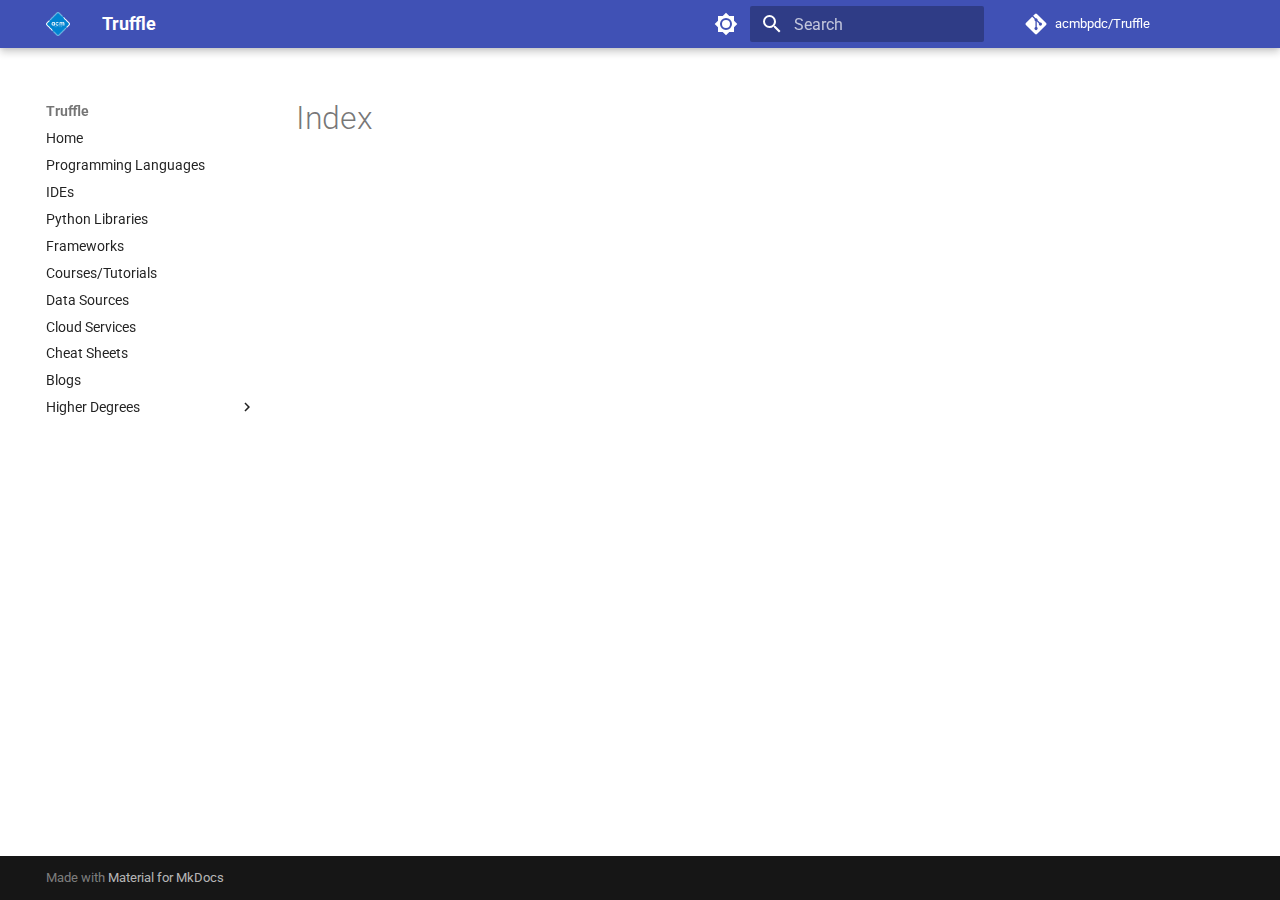
<file: Drizzle/Pictures/index.html>
<!doctype html>
<html lang="en" class="no-js">
  <head>
    
      <meta charset="utf-8">
      <meta name="viewport" content="width=device-width,initial-scale=1">
      
        <meta name="description" content="Helping you kickstart your AI journey!">
      
      
        <meta name="author" content="ACM BPDC">
      
      
        <link rel="canonical" href="https://truffle.acmbpdc.org/Drizzle/Pictures/">
      
      
      
      
      <link rel="icon" href="../../assets/favicon.ico">
      <meta name="generator" content="mkdocs-1.6.0, mkdocs-material-9.5.33">
    
    
      
        <title>Index - Truffle</title>
      
    
    
      <link rel="stylesheet" href="../../assets/stylesheets/main.3cba04c6.min.css">
      
        
        <link rel="stylesheet" href="../../assets/stylesheets/palette.06af60db.min.css">
      
      


    
    
      
    
    
      
        
        
        <link rel="preconnect" href="https://fonts.gstatic.com" crossorigin>
        <link rel="stylesheet" href="https://fonts.googleapis.com/css?family=Roboto:300,300i,400,400i,700,700i%7CRoboto+Mono:400,400i,700,700i&display=fallback">
        <style>:root{--md-text-font:"Roboto";--md-code-font:"Roboto Mono"}</style>
      
    
    
      <link rel="stylesheet" href="../../assets/css/extra.css">
    
    <script>__md_scope=new URL("../..",location),__md_hash=e=>[...e].reduce((e,_)=>(e<<5)-e+_.charCodeAt(0),0),__md_get=(e,_=localStorage,t=__md_scope)=>JSON.parse(_.getItem(t.pathname+"."+e)),__md_set=(e,_,t=localStorage,a=__md_scope)=>{try{t.setItem(a.pathname+"."+e,JSON.stringify(_))}catch(e){}}</script>
    
      

    
    
    
  </head>
  
  
    
    
      
    
    
    
    
    <body dir="ltr" data-md-color-scheme="default" data-md-color-primary="indigo" data-md-color-accent="indigo">
  
    
    <input class="md-toggle" data-md-toggle="drawer" type="checkbox" id="__drawer" autocomplete="off">
    <input class="md-toggle" data-md-toggle="search" type="checkbox" id="__search" autocomplete="off">
    <label class="md-overlay" for="__drawer"></label>
    <div data-md-component="skip">
      
    </div>
    <div data-md-component="announce">
      
    </div>
    
    
      

  

<header class="md-header md-header--shadow" data-md-component="header">
  <nav class="md-header__inner md-grid" aria-label="Header">
    <a href="../.." title="Truffle" class="md-header__button md-logo" aria-label="Truffle" data-md-component="logo">
      
  <img src="../../assets/logo.png" alt="logo">

    </a>
    <label class="md-header__button md-icon" for="__drawer">
      
      <svg xmlns="http://www.w3.org/2000/svg" viewBox="0 0 24 24"><path d="M3 6h18v2H3V6m0 5h18v2H3v-2m0 5h18v2H3v-2Z"/></svg>
    </label>
    <div class="md-header__title" data-md-component="header-title">
      <div class="md-header__ellipsis">
        <div class="md-header__topic">
          <span class="md-ellipsis">
            Truffle
          </span>
        </div>
        <div class="md-header__topic" data-md-component="header-topic">
          <span class="md-ellipsis">
            
              Index
            
          </span>
        </div>
      </div>
    </div>
    
      
        <form class="md-header__option" data-md-component="palette">
  
    
    
    
    <input class="md-option" data-md-color-media="(prefers-color-scheme: light)" data-md-color-scheme="default" data-md-color-primary="indigo" data-md-color-accent="indigo"  aria-label="Switch to dark mode"  type="radio" name="__palette" id="__palette_0">
    
      <label class="md-header__button md-icon" title="Switch to dark mode" for="__palette_1" hidden>
        <svg xmlns="http://www.w3.org/2000/svg" viewBox="0 0 24 24"><path d="M12 8a4 4 0 0 0-4 4 4 4 0 0 0 4 4 4 4 0 0 0 4-4 4 4 0 0 0-4-4m0 10a6 6 0 0 1-6-6 6 6 0 0 1 6-6 6 6 0 0 1 6 6 6 6 0 0 1-6 6m8-9.31V4h-4.69L12 .69 8.69 4H4v4.69L.69 12 4 15.31V20h4.69L12 23.31 15.31 20H20v-4.69L23.31 12 20 8.69Z"/></svg>
      </label>
    
  
    
    
    
    <input class="md-option" data-md-color-media="(prefers-color-scheme: dark)" data-md-color-scheme="slate" data-md-color-primary="indigo" data-md-color-accent="indigo"  aria-label="Switch to light mode"  type="radio" name="__palette" id="__palette_1">
    
      <label class="md-header__button md-icon" title="Switch to light mode" for="__palette_0" hidden>
        <svg xmlns="http://www.w3.org/2000/svg" viewBox="0 0 24 24"><path d="M12 18c-.89 0-1.74-.2-2.5-.55C11.56 16.5 13 14.42 13 12c0-2.42-1.44-4.5-3.5-5.45C10.26 6.2 11.11 6 12 6a6 6 0 0 1 6 6 6 6 0 0 1-6 6m8-9.31V4h-4.69L12 .69 8.69 4H4v4.69L.69 12 4 15.31V20h4.69L12 23.31 15.31 20H20v-4.69L23.31 12 20 8.69Z"/></svg>
      </label>
    
  
</form>
      
    
    
      <script>var media,input,key,value,palette=__md_get("__palette");if(palette&&palette.color){"(prefers-color-scheme)"===palette.color.media&&(media=matchMedia("(prefers-color-scheme: light)"),input=document.querySelector(media.matches?"[data-md-color-media='(prefers-color-scheme: light)']":"[data-md-color-media='(prefers-color-scheme: dark)']"),palette.color.media=input.getAttribute("data-md-color-media"),palette.color.scheme=input.getAttribute("data-md-color-scheme"),palette.color.primary=input.getAttribute("data-md-color-primary"),palette.color.accent=input.getAttribute("data-md-color-accent"));for([key,value]of Object.entries(palette.color))document.body.setAttribute("data-md-color-"+key,value)}</script>
    
    
    
      <label class="md-header__button md-icon" for="__search">
        
        <svg xmlns="http://www.w3.org/2000/svg" viewBox="0 0 24 24"><path d="M9.5 3A6.5 6.5 0 0 1 16 9.5c0 1.61-.59 3.09-1.56 4.23l.27.27h.79l5 5-1.5 1.5-5-5v-.79l-.27-.27A6.516 6.516 0 0 1 9.5 16 6.5 6.5 0 0 1 3 9.5 6.5 6.5 0 0 1 9.5 3m0 2C7 5 5 7 5 9.5S7 14 9.5 14 14 12 14 9.5 12 5 9.5 5Z"/></svg>
      </label>
      <div class="md-search" data-md-component="search" role="dialog">
  <label class="md-search__overlay" for="__search"></label>
  <div class="md-search__inner" role="search">
    <form class="md-search__form" name="search">
      <input type="text" class="md-search__input" name="query" aria-label="Search" placeholder="Search" autocapitalize="off" autocorrect="off" autocomplete="off" spellcheck="false" data-md-component="search-query" required>
      <label class="md-search__icon md-icon" for="__search">
        
        <svg xmlns="http://www.w3.org/2000/svg" viewBox="0 0 24 24"><path d="M9.5 3A6.5 6.5 0 0 1 16 9.5c0 1.61-.59 3.09-1.56 4.23l.27.27h.79l5 5-1.5 1.5-5-5v-.79l-.27-.27A6.516 6.516 0 0 1 9.5 16 6.5 6.5 0 0 1 3 9.5 6.5 6.5 0 0 1 9.5 3m0 2C7 5 5 7 5 9.5S7 14 9.5 14 14 12 14 9.5 12 5 9.5 5Z"/></svg>
        
        <svg xmlns="http://www.w3.org/2000/svg" viewBox="0 0 24 24"><path d="M20 11v2H8l5.5 5.5-1.42 1.42L4.16 12l7.92-7.92L13.5 5.5 8 11h12Z"/></svg>
      </label>
      <nav class="md-search__options" aria-label="Search">
        
        <button type="reset" class="md-search__icon md-icon" title="Clear" aria-label="Clear" tabindex="-1">
          
          <svg xmlns="http://www.w3.org/2000/svg" viewBox="0 0 24 24"><path d="M19 6.41 17.59 5 12 10.59 6.41 5 5 6.41 10.59 12 5 17.59 6.41 19 12 13.41 17.59 19 19 17.59 13.41 12 19 6.41Z"/></svg>
        </button>
      </nav>
      
    </form>
    <div class="md-search__output">
      <div class="md-search__scrollwrap" tabindex="0" data-md-scrollfix>
        <div class="md-search-result" data-md-component="search-result">
          <div class="md-search-result__meta">
            Initializing search
          </div>
          <ol class="md-search-result__list" role="presentation"></ol>
        </div>
      </div>
    </div>
  </div>
</div>
    
    
      <div class="md-header__source">
        <a href="https://github.com/acmbpdc/Truffle" title="Go to repository" class="md-source" data-md-component="source">
  <div class="md-source__icon md-icon">
    
    <svg xmlns="http://www.w3.org/2000/svg" viewBox="0 0 448 512"><!--! Font Awesome Free 6.6.0 by @fontawesome - https://fontawesome.com License - https://fontawesome.com/license/free (Icons: CC BY 4.0, Fonts: SIL OFL 1.1, Code: MIT License) Copyright 2024 Fonticons, Inc.--><path d="M439.55 236.05 244 40.45a28.87 28.87 0 0 0-40.81 0l-40.66 40.63 51.52 51.52c27.06-9.14 52.68 16.77 43.39 43.68l49.66 49.66c34.23-11.8 61.18 31 35.47 56.69-26.49 26.49-70.21-2.87-56-37.34L240.22 199v121.85c25.3 12.54 22.26 41.85 9.08 55a34.34 34.34 0 0 1-48.55 0c-17.57-17.6-11.07-46.91 11.25-56v-123c-20.8-8.51-24.6-30.74-18.64-45L142.57 101 8.45 235.14a28.86 28.86 0 0 0 0 40.81l195.61 195.6a28.86 28.86 0 0 0 40.8 0l194.69-194.69a28.86 28.86 0 0 0 0-40.81z"/></svg>
  </div>
  <div class="md-source__repository">
    acmbpdc/Truffle
  </div>
</a>
      </div>
    
  </nav>
  
</header>
    
    <div class="md-container" data-md-component="container">
      
      
        
          
        
      
      <main class="md-main" data-md-component="main">
        <div class="md-main__inner md-grid">
          
            
              
              <div class="md-sidebar md-sidebar--primary" data-md-component="sidebar" data-md-type="navigation" >
                <div class="md-sidebar__scrollwrap">
                  <div class="md-sidebar__inner">
                    



<nav class="md-nav md-nav--primary" aria-label="Navigation" data-md-level="0">
  <label class="md-nav__title" for="__drawer">
    <a href="../.." title="Truffle" class="md-nav__button md-logo" aria-label="Truffle" data-md-component="logo">
      
  <img src="../../assets/logo.png" alt="logo">

    </a>
    Truffle
  </label>
  
    <div class="md-nav__source">
      <a href="https://github.com/acmbpdc/Truffle" title="Go to repository" class="md-source" data-md-component="source">
  <div class="md-source__icon md-icon">
    
    <svg xmlns="http://www.w3.org/2000/svg" viewBox="0 0 448 512"><!--! Font Awesome Free 6.6.0 by @fontawesome - https://fontawesome.com License - https://fontawesome.com/license/free (Icons: CC BY 4.0, Fonts: SIL OFL 1.1, Code: MIT License) Copyright 2024 Fonticons, Inc.--><path d="M439.55 236.05 244 40.45a28.87 28.87 0 0 0-40.81 0l-40.66 40.63 51.52 51.52c27.06-9.14 52.68 16.77 43.39 43.68l49.66 49.66c34.23-11.8 61.18 31 35.47 56.69-26.49 26.49-70.21-2.87-56-37.34L240.22 199v121.85c25.3 12.54 22.26 41.85 9.08 55a34.34 34.34 0 0 1-48.55 0c-17.57-17.6-11.07-46.91 11.25-56v-123c-20.8-8.51-24.6-30.74-18.64-45L142.57 101 8.45 235.14a28.86 28.86 0 0 0 0 40.81l195.61 195.6a28.86 28.86 0 0 0 40.8 0l194.69-194.69a28.86 28.86 0 0 0 0-40.81z"/></svg>
  </div>
  <div class="md-source__repository">
    acmbpdc/Truffle
  </div>
</a>
    </div>
  
  <ul class="md-nav__list" data-md-scrollfix>
    
      
      
  
  
  
  
    <li class="md-nav__item">
      <a href="../.." class="md-nav__link">
        
  
  <span class="md-ellipsis">
    Home
  </span>
  

      </a>
    </li>
  

    
      
      
  
  
  
  
    <li class="md-nav__item">
      <a href="../../Ganache/Languages/" class="md-nav__link">
        
  
  <span class="md-ellipsis">
    Programming Languages
  </span>
  

      </a>
    </li>
  

    
      
      
  
  
  
  
    <li class="md-nav__item">
      <a href="../../Ganache/IDEs/" class="md-nav__link">
        
  
  <span class="md-ellipsis">
    IDEs
  </span>
  

      </a>
    </li>
  

    
      
      
  
  
  
  
    <li class="md-nav__item">
      <a href="../../Ganache/Libraries/" class="md-nav__link">
        
  
  <span class="md-ellipsis">
    Python Libraries
  </span>
  

      </a>
    </li>
  

    
      
      
  
  
  
  
    <li class="md-nav__item">
      <a href="../../Ganache/Frameworks/" class="md-nav__link">
        
  
  <span class="md-ellipsis">
    Frameworks
  </span>
  

      </a>
    </li>
  

    
      
      
  
  
  
  
    <li class="md-nav__item">
      <a href="../../Ganache/Courses/" class="md-nav__link">
        
  
  <span class="md-ellipsis">
    Courses/Tutorials
  </span>
  

      </a>
    </li>
  

    
      
      
  
  
  
  
    <li class="md-nav__item">
      <a href="../../Ganache/Data/" class="md-nav__link">
        
  
  <span class="md-ellipsis">
    Data Sources
  </span>
  

      </a>
    </li>
  

    
      
      
  
  
  
  
    <li class="md-nav__item">
      <a href="../../Ganache/Cloud/" class="md-nav__link">
        
  
  <span class="md-ellipsis">
    Cloud Services
  </span>
  

      </a>
    </li>
  

    
      
      
  
  
  
  
    <li class="md-nav__item">
      <a href="../../Ganache/CheatSheets/" class="md-nav__link">
        
  
  <span class="md-ellipsis">
    Cheat Sheets
  </span>
  

      </a>
    </li>
  

    
      
      
  
  
  
  
    <li class="md-nav__item">
      <a href="../../Ganache/Blogs/" class="md-nav__link">
        
  
  <span class="md-ellipsis">
    Blogs
  </span>
  

      </a>
    </li>
  

    
      
      
  
  
  
  
    
    
    
    
    <li class="md-nav__item md-nav__item--nested">
      
        
        
        <input class="md-nav__toggle md-toggle " type="checkbox" id="__nav_11" >
        
          
          <label class="md-nav__link" for="__nav_11" id="__nav_11_label" tabindex="0">
            
  
  <span class="md-ellipsis">
    Higher Degrees
  </span>
  

            <span class="md-nav__icon md-icon"></span>
          </label>
        
        <nav class="md-nav" data-md-level="1" aria-labelledby="__nav_11_label" aria-expanded="false">
          <label class="md-nav__title" for="__nav_11">
            <span class="md-nav__icon md-icon"></span>
            Higher Degrees
          </label>
          <ul class="md-nav__list" data-md-scrollfix>
            
              
                
  
  
  
  
    <li class="md-nav__item">
      <a href="../../Ganache/Masters/" class="md-nav__link">
        
  
  <span class="md-ellipsis">
    Best Master's Programs
  </span>
  

      </a>
    </li>
  

              
            
              
                
  
  
  
  
    <li class="md-nav__item">
      <a href="../../Ganache/PhD/" class="md-nav__link">
        
  
  <span class="md-ellipsis">
    Best Ph.D. Programs
  </span>
  

      </a>
    </li>
  

              
            
          </ul>
        </nav>
      
    </li>
  

    
  </ul>
</nav>
                  </div>
                </div>
              </div>
            
            
              
              <div class="md-sidebar md-sidebar--secondary" data-md-component="sidebar" data-md-type="toc" >
                <div class="md-sidebar__scrollwrap">
                  <div class="md-sidebar__inner">
                    

<nav class="md-nav md-nav--secondary" aria-label="Table of contents">
  
  
  
  
</nav>
                  </div>
                </div>
              </div>
            
          
          
            <div class="md-content" data-md-component="content">
              <article class="md-content__inner md-typeset">
                
                  

  
  


  <h1>Index</h1>














                
              </article>
            </div>
          
          
<script>var target=document.getElementById(location.hash.slice(1));target&&target.name&&(target.checked=target.name.startsWith("__tabbed_"))</script>
        </div>
        
      </main>
      
        <footer class="md-footer">
  
  <div class="md-footer-meta md-typeset">
    <div class="md-footer-meta__inner md-grid">
      <div class="md-copyright">
  
  
    Made with
    <a href="https://squidfunk.github.io/mkdocs-material/" target="_blank" rel="noopener">
      Material for MkDocs
    </a>
  
</div>
      
    </div>
  </div>
</footer>
      
    </div>
    <div class="md-dialog" data-md-component="dialog">
      <div class="md-dialog__inner md-typeset"></div>
    </div>
    
    
    <script id="__config" type="application/json">{"base": "../..", "features": ["navigation.instant"], "search": "../../assets/javascripts/workers/search.b8dbb3d2.min.js", "translations": {"clipboard.copied": "Copied to clipboard", "clipboard.copy": "Copy to clipboard", "search.result.more.one": "1 more on this page", "search.result.more.other": "# more on this page", "search.result.none": "No matching documents", "search.result.one": "1 matching document", "search.result.other": "# matching documents", "search.result.placeholder": "Type to start searching", "search.result.term.missing": "Missing", "select.version": "Select version"}}</script>
    
    
      <script src="../../assets/javascripts/bundle.af256bd8.min.js"></script>
      
    
  </body>
</html>
</file>
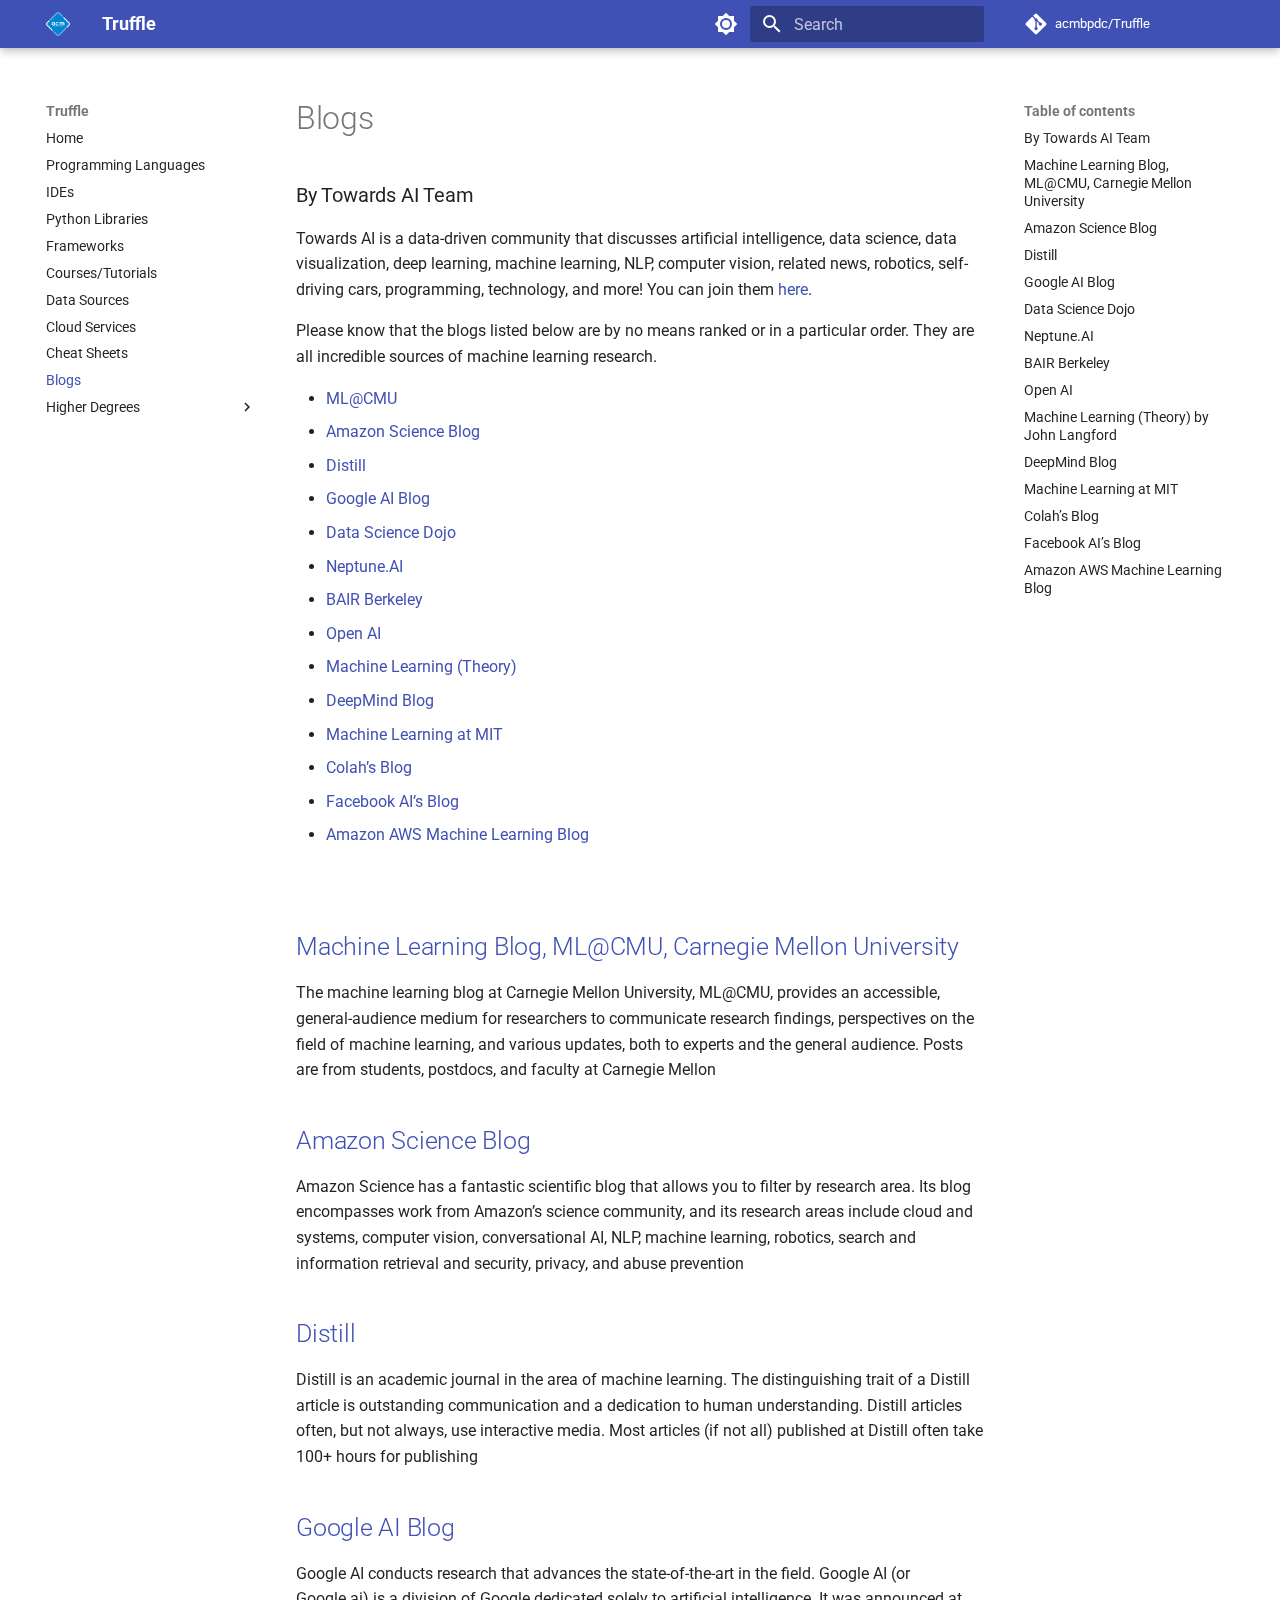
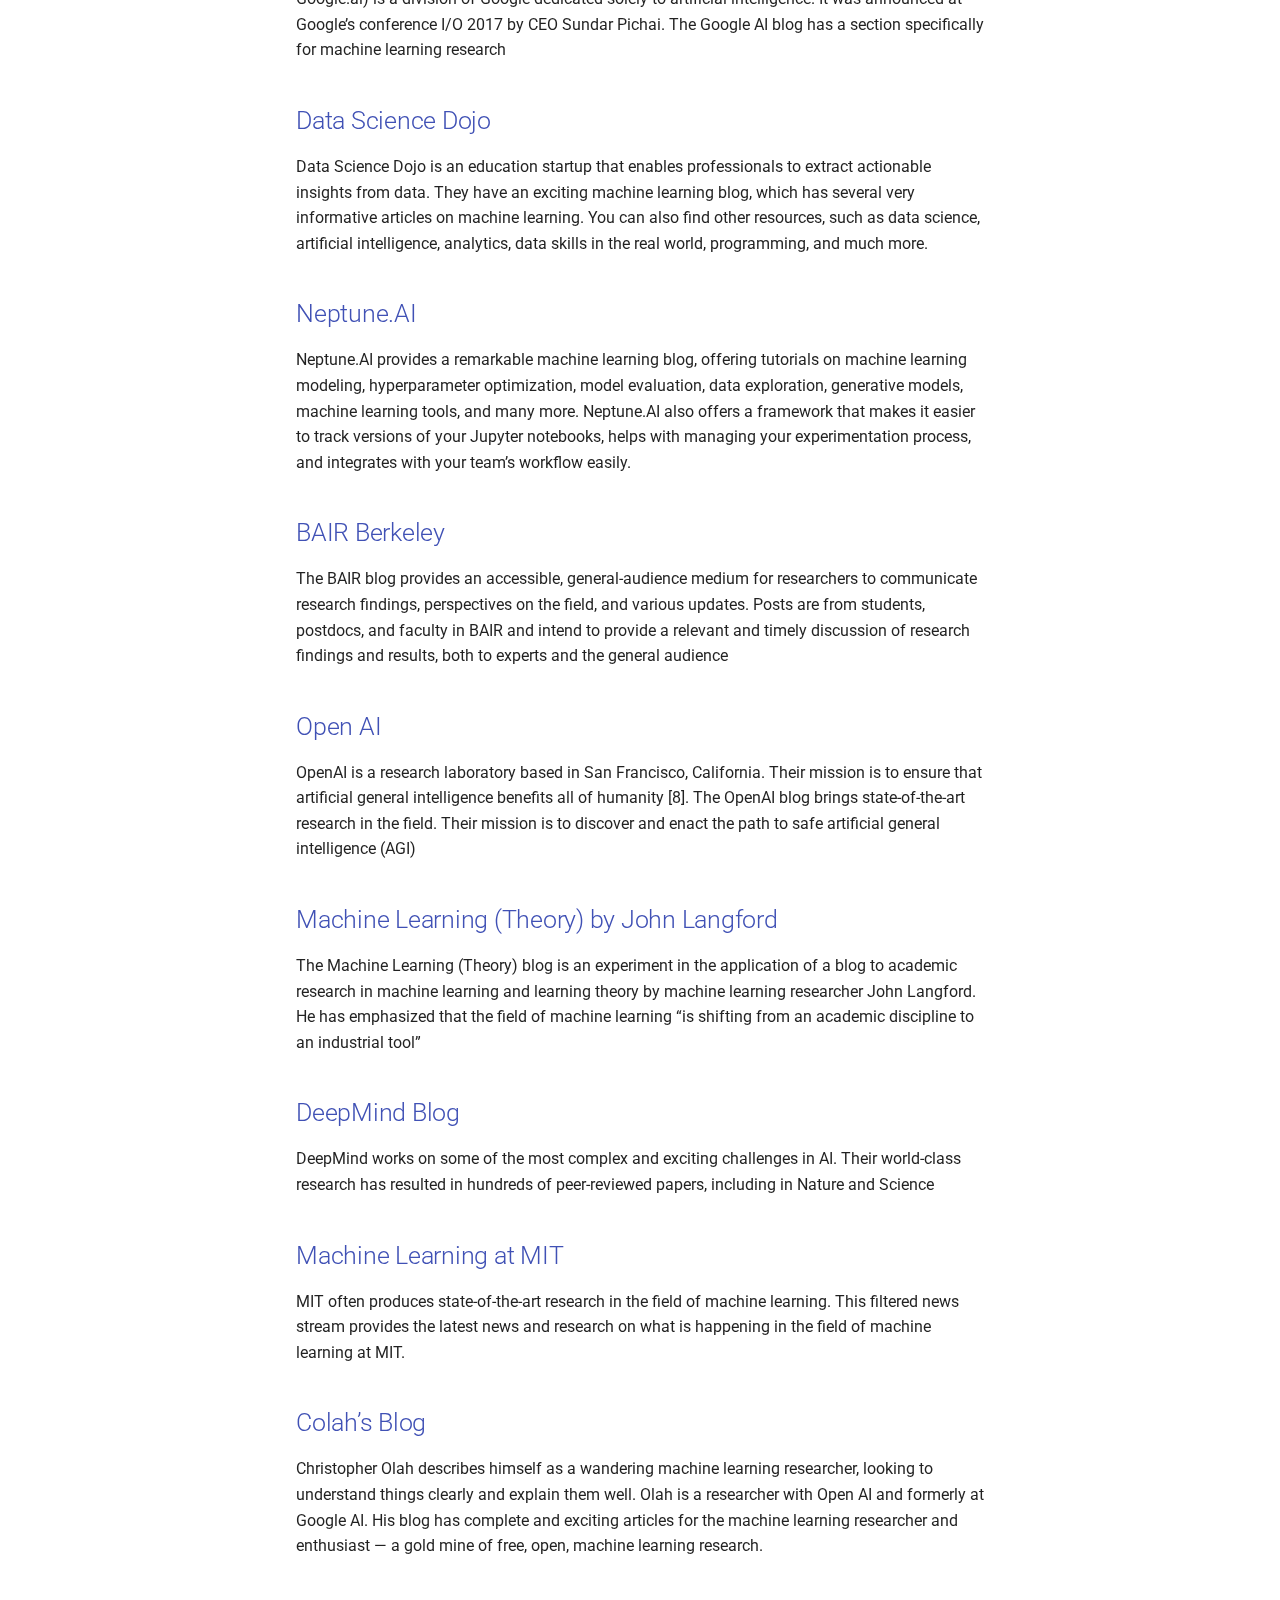
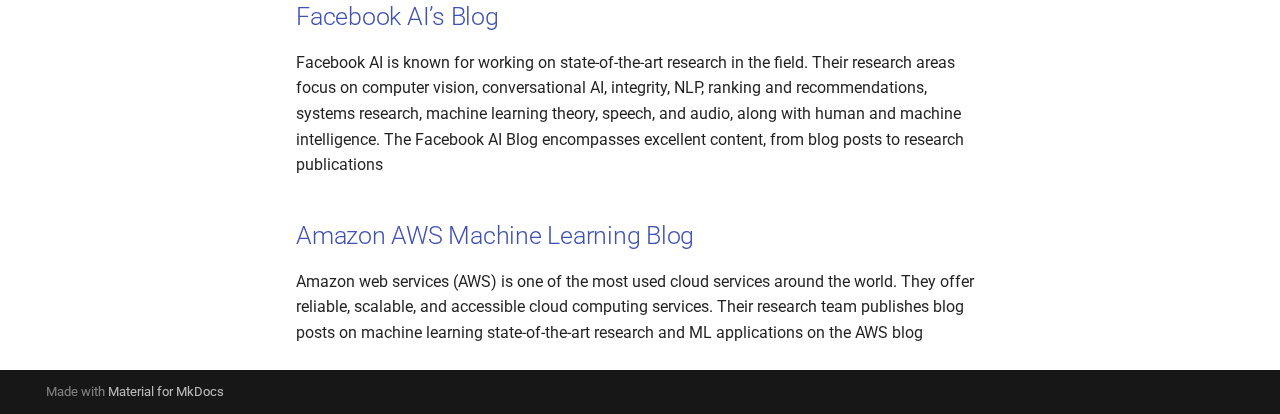
<file: Ganache/Blogs/index.html>
<!doctype html>
<html lang="en" class="no-js">
  <head>
    
      <meta charset="utf-8">
      <meta name="viewport" content="width=device-width,initial-scale=1">
      
        <meta name="description" content="Helping you kickstart your AI journey!">
      
      
        <meta name="author" content="ACM BPDC">
      
      
        <link rel="canonical" href="https://truffle.acmbpdc.org/Ganache/Blogs/">
      
      
        <link rel="prev" href="../CheatSheets/">
      
      
        <link rel="next" href="../Masters/">
      
      
      <link rel="icon" href="../../assets/favicon.ico">
      <meta name="generator" content="mkdocs-1.6.0, mkdocs-material-9.5.33">
    
    
      
        <title>Blogs - Truffle</title>
      
    
    
      <link rel="stylesheet" href="../../assets/stylesheets/main.3cba04c6.min.css">
      
        
        <link rel="stylesheet" href="../../assets/stylesheets/palette.06af60db.min.css">
      
      


    
    
      
    
    
      
        
        
        <link rel="preconnect" href="https://fonts.gstatic.com" crossorigin>
        <link rel="stylesheet" href="https://fonts.googleapis.com/css?family=Roboto:300,300i,400,400i,700,700i%7CRoboto+Mono:400,400i,700,700i&display=fallback">
        <style>:root{--md-text-font:"Roboto";--md-code-font:"Roboto Mono"}</style>
      
    
    
      <link rel="stylesheet" href="../../assets/css/extra.css">
    
    <script>__md_scope=new URL("../..",location),__md_hash=e=>[...e].reduce((e,_)=>(e<<5)-e+_.charCodeAt(0),0),__md_get=(e,_=localStorage,t=__md_scope)=>JSON.parse(_.getItem(t.pathname+"."+e)),__md_set=(e,_,t=localStorage,a=__md_scope)=>{try{t.setItem(a.pathname+"."+e,JSON.stringify(_))}catch(e){}}</script>
    
      

    
    
    
  </head>
  
  
    
    
      
    
    
    
    
    <body dir="ltr" data-md-color-scheme="default" data-md-color-primary="indigo" data-md-color-accent="indigo">
  
    
    <input class="md-toggle" data-md-toggle="drawer" type="checkbox" id="__drawer" autocomplete="off">
    <input class="md-toggle" data-md-toggle="search" type="checkbox" id="__search" autocomplete="off">
    <label class="md-overlay" for="__drawer"></label>
    <div data-md-component="skip">
      
        
        <a href="#blogs" class="md-skip">
          Skip to content
        </a>
      
    </div>
    <div data-md-component="announce">
      
    </div>
    
    
      

  

<header class="md-header md-header--shadow" data-md-component="header">
  <nav class="md-header__inner md-grid" aria-label="Header">
    <a href="../.." title="Truffle" class="md-header__button md-logo" aria-label="Truffle" data-md-component="logo">
      
  <img src="../../assets/logo.png" alt="logo">

    </a>
    <label class="md-header__button md-icon" for="__drawer">
      
      <svg xmlns="http://www.w3.org/2000/svg" viewBox="0 0 24 24"><path d="M3 6h18v2H3V6m0 5h18v2H3v-2m0 5h18v2H3v-2Z"/></svg>
    </label>
    <div class="md-header__title" data-md-component="header-title">
      <div class="md-header__ellipsis">
        <div class="md-header__topic">
          <span class="md-ellipsis">
            Truffle
          </span>
        </div>
        <div class="md-header__topic" data-md-component="header-topic">
          <span class="md-ellipsis">
            
              Blogs
            
          </span>
        </div>
      </div>
    </div>
    
      
        <form class="md-header__option" data-md-component="palette">
  
    
    
    
    <input class="md-option" data-md-color-media="(prefers-color-scheme: light)" data-md-color-scheme="default" data-md-color-primary="indigo" data-md-color-accent="indigo"  aria-label="Switch to dark mode"  type="radio" name="__palette" id="__palette_0">
    
      <label class="md-header__button md-icon" title="Switch to dark mode" for="__palette_1" hidden>
        <svg xmlns="http://www.w3.org/2000/svg" viewBox="0 0 24 24"><path d="M12 8a4 4 0 0 0-4 4 4 4 0 0 0 4 4 4 4 0 0 0 4-4 4 4 0 0 0-4-4m0 10a6 6 0 0 1-6-6 6 6 0 0 1 6-6 6 6 0 0 1 6 6 6 6 0 0 1-6 6m8-9.31V4h-4.69L12 .69 8.69 4H4v4.69L.69 12 4 15.31V20h4.69L12 23.31 15.31 20H20v-4.69L23.31 12 20 8.69Z"/></svg>
      </label>
    
  
    
    
    
    <input class="md-option" data-md-color-media="(prefers-color-scheme: dark)" data-md-color-scheme="slate" data-md-color-primary="indigo" data-md-color-accent="indigo"  aria-label="Switch to light mode"  type="radio" name="__palette" id="__palette_1">
    
      <label class="md-header__button md-icon" title="Switch to light mode" for="__palette_0" hidden>
        <svg xmlns="http://www.w3.org/2000/svg" viewBox="0 0 24 24"><path d="M12 18c-.89 0-1.74-.2-2.5-.55C11.56 16.5 13 14.42 13 12c0-2.42-1.44-4.5-3.5-5.45C10.26 6.2 11.11 6 12 6a6 6 0 0 1 6 6 6 6 0 0 1-6 6m8-9.31V4h-4.69L12 .69 8.69 4H4v4.69L.69 12 4 15.31V20h4.69L12 23.31 15.31 20H20v-4.69L23.31 12 20 8.69Z"/></svg>
      </label>
    
  
</form>
      
    
    
      <script>var media,input,key,value,palette=__md_get("__palette");if(palette&&palette.color){"(prefers-color-scheme)"===palette.color.media&&(media=matchMedia("(prefers-color-scheme: light)"),input=document.querySelector(media.matches?"[data-md-color-media='(prefers-color-scheme: light)']":"[data-md-color-media='(prefers-color-scheme: dark)']"),palette.color.media=input.getAttribute("data-md-color-media"),palette.color.scheme=input.getAttribute("data-md-color-scheme"),palette.color.primary=input.getAttribute("data-md-color-primary"),palette.color.accent=input.getAttribute("data-md-color-accent"));for([key,value]of Object.entries(palette.color))document.body.setAttribute("data-md-color-"+key,value)}</script>
    
    
    
      <label class="md-header__button md-icon" for="__search">
        
        <svg xmlns="http://www.w3.org/2000/svg" viewBox="0 0 24 24"><path d="M9.5 3A6.5 6.5 0 0 1 16 9.5c0 1.61-.59 3.09-1.56 4.23l.27.27h.79l5 5-1.5 1.5-5-5v-.79l-.27-.27A6.516 6.516 0 0 1 9.5 16 6.5 6.5 0 0 1 3 9.5 6.5 6.5 0 0 1 9.5 3m0 2C7 5 5 7 5 9.5S7 14 9.5 14 14 12 14 9.5 12 5 9.5 5Z"/></svg>
      </label>
      <div class="md-search" data-md-component="search" role="dialog">
  <label class="md-search__overlay" for="__search"></label>
  <div class="md-search__inner" role="search">
    <form class="md-search__form" name="search">
      <input type="text" class="md-search__input" name="query" aria-label="Search" placeholder="Search" autocapitalize="off" autocorrect="off" autocomplete="off" spellcheck="false" data-md-component="search-query" required>
      <label class="md-search__icon md-icon" for="__search">
        
        <svg xmlns="http://www.w3.org/2000/svg" viewBox="0 0 24 24"><path d="M9.5 3A6.5 6.5 0 0 1 16 9.5c0 1.61-.59 3.09-1.56 4.23l.27.27h.79l5 5-1.5 1.5-5-5v-.79l-.27-.27A6.516 6.516 0 0 1 9.5 16 6.5 6.5 0 0 1 3 9.5 6.5 6.5 0 0 1 9.5 3m0 2C7 5 5 7 5 9.5S7 14 9.5 14 14 12 14 9.5 12 5 9.5 5Z"/></svg>
        
        <svg xmlns="http://www.w3.org/2000/svg" viewBox="0 0 24 24"><path d="M20 11v2H8l5.5 5.5-1.42 1.42L4.16 12l7.92-7.92L13.5 5.5 8 11h12Z"/></svg>
      </label>
      <nav class="md-search__options" aria-label="Search">
        
        <button type="reset" class="md-search__icon md-icon" title="Clear" aria-label="Clear" tabindex="-1">
          
          <svg xmlns="http://www.w3.org/2000/svg" viewBox="0 0 24 24"><path d="M19 6.41 17.59 5 12 10.59 6.41 5 5 6.41 10.59 12 5 17.59 6.41 19 12 13.41 17.59 19 19 17.59 13.41 12 19 6.41Z"/></svg>
        </button>
      </nav>
      
    </form>
    <div class="md-search__output">
      <div class="md-search__scrollwrap" tabindex="0" data-md-scrollfix>
        <div class="md-search-result" data-md-component="search-result">
          <div class="md-search-result__meta">
            Initializing search
          </div>
          <ol class="md-search-result__list" role="presentation"></ol>
        </div>
      </div>
    </div>
  </div>
</div>
    
    
      <div class="md-header__source">
        <a href="https://github.com/acmbpdc/Truffle" title="Go to repository" class="md-source" data-md-component="source">
  <div class="md-source__icon md-icon">
    
    <svg xmlns="http://www.w3.org/2000/svg" viewBox="0 0 448 512"><!--! Font Awesome Free 6.6.0 by @fontawesome - https://fontawesome.com License - https://fontawesome.com/license/free (Icons: CC BY 4.0, Fonts: SIL OFL 1.1, Code: MIT License) Copyright 2024 Fonticons, Inc.--><path d="M439.55 236.05 244 40.45a28.87 28.87 0 0 0-40.81 0l-40.66 40.63 51.52 51.52c27.06-9.14 52.68 16.77 43.39 43.68l49.66 49.66c34.23-11.8 61.18 31 35.47 56.69-26.49 26.49-70.21-2.87-56-37.34L240.22 199v121.85c25.3 12.54 22.26 41.85 9.08 55a34.34 34.34 0 0 1-48.55 0c-17.57-17.6-11.07-46.91 11.25-56v-123c-20.8-8.51-24.6-30.74-18.64-45L142.57 101 8.45 235.14a28.86 28.86 0 0 0 0 40.81l195.61 195.6a28.86 28.86 0 0 0 40.8 0l194.69-194.69a28.86 28.86 0 0 0 0-40.81z"/></svg>
  </div>
  <div class="md-source__repository">
    acmbpdc/Truffle
  </div>
</a>
      </div>
    
  </nav>
  
</header>
    
    <div class="md-container" data-md-component="container">
      
      
        
          
        
      
      <main class="md-main" data-md-component="main">
        <div class="md-main__inner md-grid">
          
            
              
              <div class="md-sidebar md-sidebar--primary" data-md-component="sidebar" data-md-type="navigation" >
                <div class="md-sidebar__scrollwrap">
                  <div class="md-sidebar__inner">
                    



<nav class="md-nav md-nav--primary" aria-label="Navigation" data-md-level="0">
  <label class="md-nav__title" for="__drawer">
    <a href="../.." title="Truffle" class="md-nav__button md-logo" aria-label="Truffle" data-md-component="logo">
      
  <img src="../../assets/logo.png" alt="logo">

    </a>
    Truffle
  </label>
  
    <div class="md-nav__source">
      <a href="https://github.com/acmbpdc/Truffle" title="Go to repository" class="md-source" data-md-component="source">
  <div class="md-source__icon md-icon">
    
    <svg xmlns="http://www.w3.org/2000/svg" viewBox="0 0 448 512"><!--! Font Awesome Free 6.6.0 by @fontawesome - https://fontawesome.com License - https://fontawesome.com/license/free (Icons: CC BY 4.0, Fonts: SIL OFL 1.1, Code: MIT License) Copyright 2024 Fonticons, Inc.--><path d="M439.55 236.05 244 40.45a28.87 28.87 0 0 0-40.81 0l-40.66 40.63 51.52 51.52c27.06-9.14 52.68 16.77 43.39 43.68l49.66 49.66c34.23-11.8 61.18 31 35.47 56.69-26.49 26.49-70.21-2.87-56-37.34L240.22 199v121.85c25.3 12.54 22.26 41.85 9.08 55a34.34 34.34 0 0 1-48.55 0c-17.57-17.6-11.07-46.91 11.25-56v-123c-20.8-8.51-24.6-30.74-18.64-45L142.57 101 8.45 235.14a28.86 28.86 0 0 0 0 40.81l195.61 195.6a28.86 28.86 0 0 0 40.8 0l194.69-194.69a28.86 28.86 0 0 0 0-40.81z"/></svg>
  </div>
  <div class="md-source__repository">
    acmbpdc/Truffle
  </div>
</a>
    </div>
  
  <ul class="md-nav__list" data-md-scrollfix>
    
      
      
  
  
  
  
    <li class="md-nav__item">
      <a href="../.." class="md-nav__link">
        
  
  <span class="md-ellipsis">
    Home
  </span>
  

      </a>
    </li>
  

    
      
      
  
  
  
  
    <li class="md-nav__item">
      <a href="../Languages/" class="md-nav__link">
        
  
  <span class="md-ellipsis">
    Programming Languages
  </span>
  

      </a>
    </li>
  

    
      
      
  
  
  
  
    <li class="md-nav__item">
      <a href="../IDEs/" class="md-nav__link">
        
  
  <span class="md-ellipsis">
    IDEs
  </span>
  

      </a>
    </li>
  

    
      
      
  
  
  
  
    <li class="md-nav__item">
      <a href="../Libraries/" class="md-nav__link">
        
  
  <span class="md-ellipsis">
    Python Libraries
  </span>
  

      </a>
    </li>
  

    
      
      
  
  
  
  
    <li class="md-nav__item">
      <a href="../Frameworks/" class="md-nav__link">
        
  
  <span class="md-ellipsis">
    Frameworks
  </span>
  

      </a>
    </li>
  

    
      
      
  
  
  
  
    <li class="md-nav__item">
      <a href="../Courses/" class="md-nav__link">
        
  
  <span class="md-ellipsis">
    Courses/Tutorials
  </span>
  

      </a>
    </li>
  

    
      
      
  
  
  
  
    <li class="md-nav__item">
      <a href="../Data/" class="md-nav__link">
        
  
  <span class="md-ellipsis">
    Data Sources
  </span>
  

      </a>
    </li>
  

    
      
      
  
  
  
  
    <li class="md-nav__item">
      <a href="../Cloud/" class="md-nav__link">
        
  
  <span class="md-ellipsis">
    Cloud Services
  </span>
  

      </a>
    </li>
  

    
      
      
  
  
  
  
    <li class="md-nav__item">
      <a href="../CheatSheets/" class="md-nav__link">
        
  
  <span class="md-ellipsis">
    Cheat Sheets
  </span>
  

      </a>
    </li>
  

    
      
      
  
  
    
  
  
  
    <li class="md-nav__item md-nav__item--active">
      
      <input class="md-nav__toggle md-toggle" type="checkbox" id="__toc">
      
      
        
      
      
        <label class="md-nav__link md-nav__link--active" for="__toc">
          
  
  <span class="md-ellipsis">
    Blogs
  </span>
  

          <span class="md-nav__icon md-icon"></span>
        </label>
      
      <a href="./" class="md-nav__link md-nav__link--active">
        
  
  <span class="md-ellipsis">
    Blogs
  </span>
  

      </a>
      
        

<nav class="md-nav md-nav--secondary" aria-label="Table of contents">
  
  
  
    
  
  
    <label class="md-nav__title" for="__toc">
      <span class="md-nav__icon md-icon"></span>
      Table of contents
    </label>
    <ul class="md-nav__list" data-md-component="toc" data-md-scrollfix>
      
        <li class="md-nav__item">
  <a href="#by-towards-ai-team" class="md-nav__link">
    <span class="md-ellipsis">
      By Towards AI Team
    </span>
  </a>
  
</li>
      
        <li class="md-nav__item">
  <a href="#machine-learning-blog-mlcmu-carnegie-mellon-university" class="md-nav__link">
    <span class="md-ellipsis">
      Machine Learning Blog, ML@CMU, Carnegie Mellon University
    </span>
  </a>
  
</li>
      
        <li class="md-nav__item">
  <a href="#amazon-science-blog" class="md-nav__link">
    <span class="md-ellipsis">
      Amazon Science Blog
    </span>
  </a>
  
</li>
      
        <li class="md-nav__item">
  <a href="#distill" class="md-nav__link">
    <span class="md-ellipsis">
      Distill
    </span>
  </a>
  
</li>
      
        <li class="md-nav__item">
  <a href="#google-ai-blog" class="md-nav__link">
    <span class="md-ellipsis">
      Google AI Blog
    </span>
  </a>
  
</li>
      
        <li class="md-nav__item">
  <a href="#data-science-dojo" class="md-nav__link">
    <span class="md-ellipsis">
      Data Science Dojo
    </span>
  </a>
  
</li>
      
        <li class="md-nav__item">
  <a href="#neptuneai" class="md-nav__link">
    <span class="md-ellipsis">
      Neptune.AI
    </span>
  </a>
  
</li>
      
        <li class="md-nav__item">
  <a href="#bair-berkeley" class="md-nav__link">
    <span class="md-ellipsis">
      BAIR Berkeley
    </span>
  </a>
  
</li>
      
        <li class="md-nav__item">
  <a href="#open-ai" class="md-nav__link">
    <span class="md-ellipsis">
      Open AI
    </span>
  </a>
  
</li>
      
        <li class="md-nav__item">
  <a href="#machine-learning-theory-by-john-langford" class="md-nav__link">
    <span class="md-ellipsis">
      Machine Learning (Theory) by John Langford
    </span>
  </a>
  
</li>
      
        <li class="md-nav__item">
  <a href="#deepmind-blog" class="md-nav__link">
    <span class="md-ellipsis">
      DeepMind Blog
    </span>
  </a>
  
</li>
      
        <li class="md-nav__item">
  <a href="#machine-learning-at-mit" class="md-nav__link">
    <span class="md-ellipsis">
      Machine Learning at MIT
    </span>
  </a>
  
</li>
      
        <li class="md-nav__item">
  <a href="#colahs-blog" class="md-nav__link">
    <span class="md-ellipsis">
      Colah’s Blog
    </span>
  </a>
  
</li>
      
        <li class="md-nav__item">
  <a href="#facebook-ais-blog" class="md-nav__link">
    <span class="md-ellipsis">
      Facebook AI’s Blog
    </span>
  </a>
  
</li>
      
        <li class="md-nav__item">
  <a href="#amazon-aws-machine-learning-blog" class="md-nav__link">
    <span class="md-ellipsis">
      Amazon AWS Machine Learning Blog
    </span>
  </a>
  
</li>
      
    </ul>
  
</nav>
      
    </li>
  

    
      
      
  
  
  
  
    
    
    
    
    <li class="md-nav__item md-nav__item--nested">
      
        
        
        <input class="md-nav__toggle md-toggle " type="checkbox" id="__nav_11" >
        
          
          <label class="md-nav__link" for="__nav_11" id="__nav_11_label" tabindex="0">
            
  
  <span class="md-ellipsis">
    Higher Degrees
  </span>
  

            <span class="md-nav__icon md-icon"></span>
          </label>
        
        <nav class="md-nav" data-md-level="1" aria-labelledby="__nav_11_label" aria-expanded="false">
          <label class="md-nav__title" for="__nav_11">
            <span class="md-nav__icon md-icon"></span>
            Higher Degrees
          </label>
          <ul class="md-nav__list" data-md-scrollfix>
            
              
                
  
  
  
  
    <li class="md-nav__item">
      <a href="../Masters/" class="md-nav__link">
        
  
  <span class="md-ellipsis">
    Best Master's Programs
  </span>
  

      </a>
    </li>
  

              
            
              
                
  
  
  
  
    <li class="md-nav__item">
      <a href="../PhD/" class="md-nav__link">
        
  
  <span class="md-ellipsis">
    Best Ph.D. Programs
  </span>
  

      </a>
    </li>
  

              
            
          </ul>
        </nav>
      
    </li>
  

    
  </ul>
</nav>
                  </div>
                </div>
              </div>
            
            
              
              <div class="md-sidebar md-sidebar--secondary" data-md-component="sidebar" data-md-type="toc" >
                <div class="md-sidebar__scrollwrap">
                  <div class="md-sidebar__inner">
                    

<nav class="md-nav md-nav--secondary" aria-label="Table of contents">
  
  
  
    
  
  
    <label class="md-nav__title" for="__toc">
      <span class="md-nav__icon md-icon"></span>
      Table of contents
    </label>
    <ul class="md-nav__list" data-md-component="toc" data-md-scrollfix>
      
        <li class="md-nav__item">
  <a href="#by-towards-ai-team" class="md-nav__link">
    <span class="md-ellipsis">
      By Towards AI Team
    </span>
  </a>
  
</li>
      
        <li class="md-nav__item">
  <a href="#machine-learning-blog-mlcmu-carnegie-mellon-university" class="md-nav__link">
    <span class="md-ellipsis">
      Machine Learning Blog, ML@CMU, Carnegie Mellon University
    </span>
  </a>
  
</li>
      
        <li class="md-nav__item">
  <a href="#amazon-science-blog" class="md-nav__link">
    <span class="md-ellipsis">
      Amazon Science Blog
    </span>
  </a>
  
</li>
      
        <li class="md-nav__item">
  <a href="#distill" class="md-nav__link">
    <span class="md-ellipsis">
      Distill
    </span>
  </a>
  
</li>
      
        <li class="md-nav__item">
  <a href="#google-ai-blog" class="md-nav__link">
    <span class="md-ellipsis">
      Google AI Blog
    </span>
  </a>
  
</li>
      
        <li class="md-nav__item">
  <a href="#data-science-dojo" class="md-nav__link">
    <span class="md-ellipsis">
      Data Science Dojo
    </span>
  </a>
  
</li>
      
        <li class="md-nav__item">
  <a href="#neptuneai" class="md-nav__link">
    <span class="md-ellipsis">
      Neptune.AI
    </span>
  </a>
  
</li>
      
        <li class="md-nav__item">
  <a href="#bair-berkeley" class="md-nav__link">
    <span class="md-ellipsis">
      BAIR Berkeley
    </span>
  </a>
  
</li>
      
        <li class="md-nav__item">
  <a href="#open-ai" class="md-nav__link">
    <span class="md-ellipsis">
      Open AI
    </span>
  </a>
  
</li>
      
        <li class="md-nav__item">
  <a href="#machine-learning-theory-by-john-langford" class="md-nav__link">
    <span class="md-ellipsis">
      Machine Learning (Theory) by John Langford
    </span>
  </a>
  
</li>
      
        <li class="md-nav__item">
  <a href="#deepmind-blog" class="md-nav__link">
    <span class="md-ellipsis">
      DeepMind Blog
    </span>
  </a>
  
</li>
      
        <li class="md-nav__item">
  <a href="#machine-learning-at-mit" class="md-nav__link">
    <span class="md-ellipsis">
      Machine Learning at MIT
    </span>
  </a>
  
</li>
      
        <li class="md-nav__item">
  <a href="#colahs-blog" class="md-nav__link">
    <span class="md-ellipsis">
      Colah’s Blog
    </span>
  </a>
  
</li>
      
        <li class="md-nav__item">
  <a href="#facebook-ais-blog" class="md-nav__link">
    <span class="md-ellipsis">
      Facebook AI’s Blog
    </span>
  </a>
  
</li>
      
        <li class="md-nav__item">
  <a href="#amazon-aws-machine-learning-blog" class="md-nav__link">
    <span class="md-ellipsis">
      Amazon AWS Machine Learning Blog
    </span>
  </a>
  
</li>
      
    </ul>
  
</nav>
                  </div>
                </div>
              </div>
            
          
          
            <div class="md-content" data-md-component="content">
              <article class="md-content__inner md-typeset">
                
                  

  
  


<h1 id="blogs">Blogs</h1>
<h3 id="by-towards-ai-team">By Towards AI Team</h3>
<p>Towards AI is a data-driven community that discusses artificial intelligence, data science, data visualization, deep learning, machine learning, NLP, computer vision, related news, robotics, self-driving cars, programming, technology, and more! You can join them <a href="https://towardsai.net/backers">here</a>. </p>
<p>Please know that the blogs listed below are by no means ranked or in a particular order. They are all incredible sources of machine learning research.</p>
<ul>
<li><a href="#machine-learning-blog-mlcmu-carnegie-mellon-university">ML@CMU</a></li>
<li><a href="#amazon-science-blog">Amazon Science Blog</a></li>
<li><a href="#distill">Distill</a></li>
<li><a href="#google-ai-blog">Google AI Blog</a></li>
<li><a href="#data-science-dojo">Data Science Dojo</a></li>
<li><a href="#neptuneai">Neptune.AI</a></li>
<li><a href="#bair-berkeley">BAIR Berkeley</a></li>
<li><a href="#open-ai">Open AI</a></li>
<li><a href="#machine-learning-theory-by-john-langford">Machine Learning (Theory)</a></li>
<li><a href="#deepmind-blog">DeepMind Blog</a></li>
<li><a href="#machine-learning-at-mit">Machine Learning at MIT</a></li>
<li><a href="#colahs-blog">Colah’s Blog</a></li>
<li><a href="#facebook-ais-blog">Facebook AI’s Blog</a></li>
<li><a href="#amazon-aws-machine-learning-blog">Amazon AWS Machine Learning Blog</a></li>
</ul>
<p><br></p>
<h2 id="machine-learning-blog-mlcmu-carnegie-mellon-university"><a href="https://mktg.best/machine-learning-blog">Machine Learning Blog, ML@CMU, Carnegie Mellon University</a></h2>
<p>The machine learning blog at Carnegie Mellon University, ML@CMU, provides an accessible, general-audience medium for researchers to communicate research findings, perspectives on the field of machine learning, and various updates, both to experts and the general audience. Posts are from students, postdocs, and faculty at Carnegie Mellon
<br></p>
<h2 id="amazon-science-blog"><a href="https://mktg.best/eldwv">Amazon Science Blog</a></h2>
<p>Amazon Science has a fantastic scientific blog that allows you to filter by research area. Its blog encompasses work from Amazon’s science community, and its research areas include cloud and systems, computer vision, conversational AI, NLP, machine learning, robotics, search and information retrieval and security, privacy, and abuse prevention 
<br></p>
<h2 id="distill"><a href="https://mktg.best/distill">Distill</a></h2>
<p>Distill is an academic journal in the area of machine learning. The distinguishing trait of a Distill article is outstanding communication and a dedication to human understanding. Distill articles often, but not always, use interactive media. Most articles (if not all) published at Distill often take 100+ hours for publishing
<br></p>
<h2 id="google-ai-blog"><a href="https://mktg.best/google-ai">Google AI Blog</a></h2>
<p>Google AI conducts research that advances the state-of-the-art in the field. Google AI (or Google.ai) is a division of Google dedicated solely to artificial intelligence. It was announced at Google’s conference I/O 2017 by CEO Sundar Pichai. The Google AI blog has a section specifically for machine learning research
<br></p>
<h2 id="data-science-dojo"><a href="https://mktg.best/ewye9">Data Science Dojo</a></h2>
<p>Data Science Dojo is an education startup that enables professionals to extract actionable insights from data. They have an exciting machine learning blog, which has several very informative articles on machine learning. You can also find other resources, such as data science, artificial intelligence, analytics, data skills in the real world, programming, and much more.
<br></p>
<h2 id="neptuneai"><a href="https://mktg.best/2z6w4">Neptune.AI</a></h2>
<p>Neptune.AI provides a remarkable machine learning blog, offering tutorials on machine learning modeling, hyperparameter optimization, model evaluation, data exploration, generative models, machine learning tools, and many more. Neptune.AI also offers a framework that makes it easier to track versions of your Jupyter notebooks, helps with managing your experimentation process, and integrates with your team’s workflow easily.
<br></p>
<h2 id="bair-berkeley"><a href="https://mktg.best/bair">BAIR Berkeley</a></h2>
<p>The BAIR blog provides an accessible, general-audience medium for researchers to communicate research findings, perspectives on the field, and various updates. Posts are from students, postdocs, and faculty in BAIR and intend to provide a relevant and timely discussion of research findings and results, both to experts and the general audience
<br></p>
<h2 id="open-ai"><a href="https://mktg.best/tyewn">Open AI</a></h2>
<p>OpenAI is a research laboratory based in San Francisco, California. Their mission is to ensure that artificial general intelligence benefits all of humanity [8]. The OpenAI blog brings state-of-the-art research in the field. Their mission is to discover and enact the path to safe artificial general intelligence (AGI)
<br></p>
<h2 id="machine-learning-theory-by-john-langford"><a href="https://mktg.best/hunch">Machine Learning (Theory) by John Langford</a></h2>
<p>The Machine Learning (Theory) blog is an experiment in the application of a blog to academic research in machine learning and learning theory by machine learning researcher John Langford. He has emphasized that the field of machine learning “is shifting from an academic discipline to an industrial tool”
<br></p>
<h2 id="deepmind-blog"><a href="https://mktg.best/deepmind-research">DeepMind Blog</a></h2>
<p>DeepMind works on some of the most complex and exciting challenges in AI. Their world-class research has resulted in hundreds of peer-reviewed papers, including in Nature and Science 
<br></p>
<h2 id="machine-learning-at-mit"><a href="https://mktg.best/ml-mit">Machine Learning at MIT</a></h2>
<p>MIT often produces state-of-the-art research in the field of machine learning. This filtered news stream provides the latest news and research on what is happening in the field of machine learning at MIT. 
<br></p>
<h2 id="colahs-blog"><a href="https://mktg.best/9byh5">Colah’s Blog</a></h2>
<p>Christopher Olah describes himself as a wandering machine learning researcher, looking to understand things clearly and explain them well. Olah is a researcher with Open AI and formerly at Google AI. His blog has complete and exciting articles for the machine learning researcher and enthusiast — a gold mine of free, open, machine learning research. 
<br></p>
<h2 id="facebook-ais-blog"><a href="https://mktg.best/732i6">Facebook AI’s Blog</a></h2>
<p>Facebook AI is known for working on state-of-the-art research in the field. Their research areas focus on computer vision, conversational AI, integrity, NLP, ranking and recommendations, systems research, machine learning theory, speech, and audio, along with human and machine intelligence. The Facebook AI Blog encompasses excellent content, from blog posts to research publications
<br></p>
<h2 id="amazon-aws-machine-learning-blog"><a href="https://mktg.best/z405-">Amazon AWS Machine Learning Blog</a></h2>
<p>Amazon web services (AWS) is one of the most used cloud services around the world. They offer reliable, scalable, and accessible cloud computing services. Their research team publishes blog posts on machine learning state-of-the-art research and ML applications on the AWS blog</p>












                
              </article>
            </div>
          
          
<script>var target=document.getElementById(location.hash.slice(1));target&&target.name&&(target.checked=target.name.startsWith("__tabbed_"))</script>
        </div>
        
      </main>
      
        <footer class="md-footer">
  
  <div class="md-footer-meta md-typeset">
    <div class="md-footer-meta__inner md-grid">
      <div class="md-copyright">
  
  
    Made with
    <a href="https://squidfunk.github.io/mkdocs-material/" target="_blank" rel="noopener">
      Material for MkDocs
    </a>
  
</div>
      
    </div>
  </div>
</footer>
      
    </div>
    <div class="md-dialog" data-md-component="dialog">
      <div class="md-dialog__inner md-typeset"></div>
    </div>
    
    
    <script id="__config" type="application/json">{"base": "../..", "features": ["navigation.instant"], "search": "../../assets/javascripts/workers/search.b8dbb3d2.min.js", "translations": {"clipboard.copied": "Copied to clipboard", "clipboard.copy": "Copy to clipboard", "search.result.more.one": "1 more on this page", "search.result.more.other": "# more on this page", "search.result.none": "No matching documents", "search.result.one": "1 matching document", "search.result.other": "# matching documents", "search.result.placeholder": "Type to start searching", "search.result.term.missing": "Missing", "select.version": "Select version"}}</script>
    
    
      <script src="../../assets/javascripts/bundle.af256bd8.min.js"></script>
      
    
  </body>
</html>
</file>
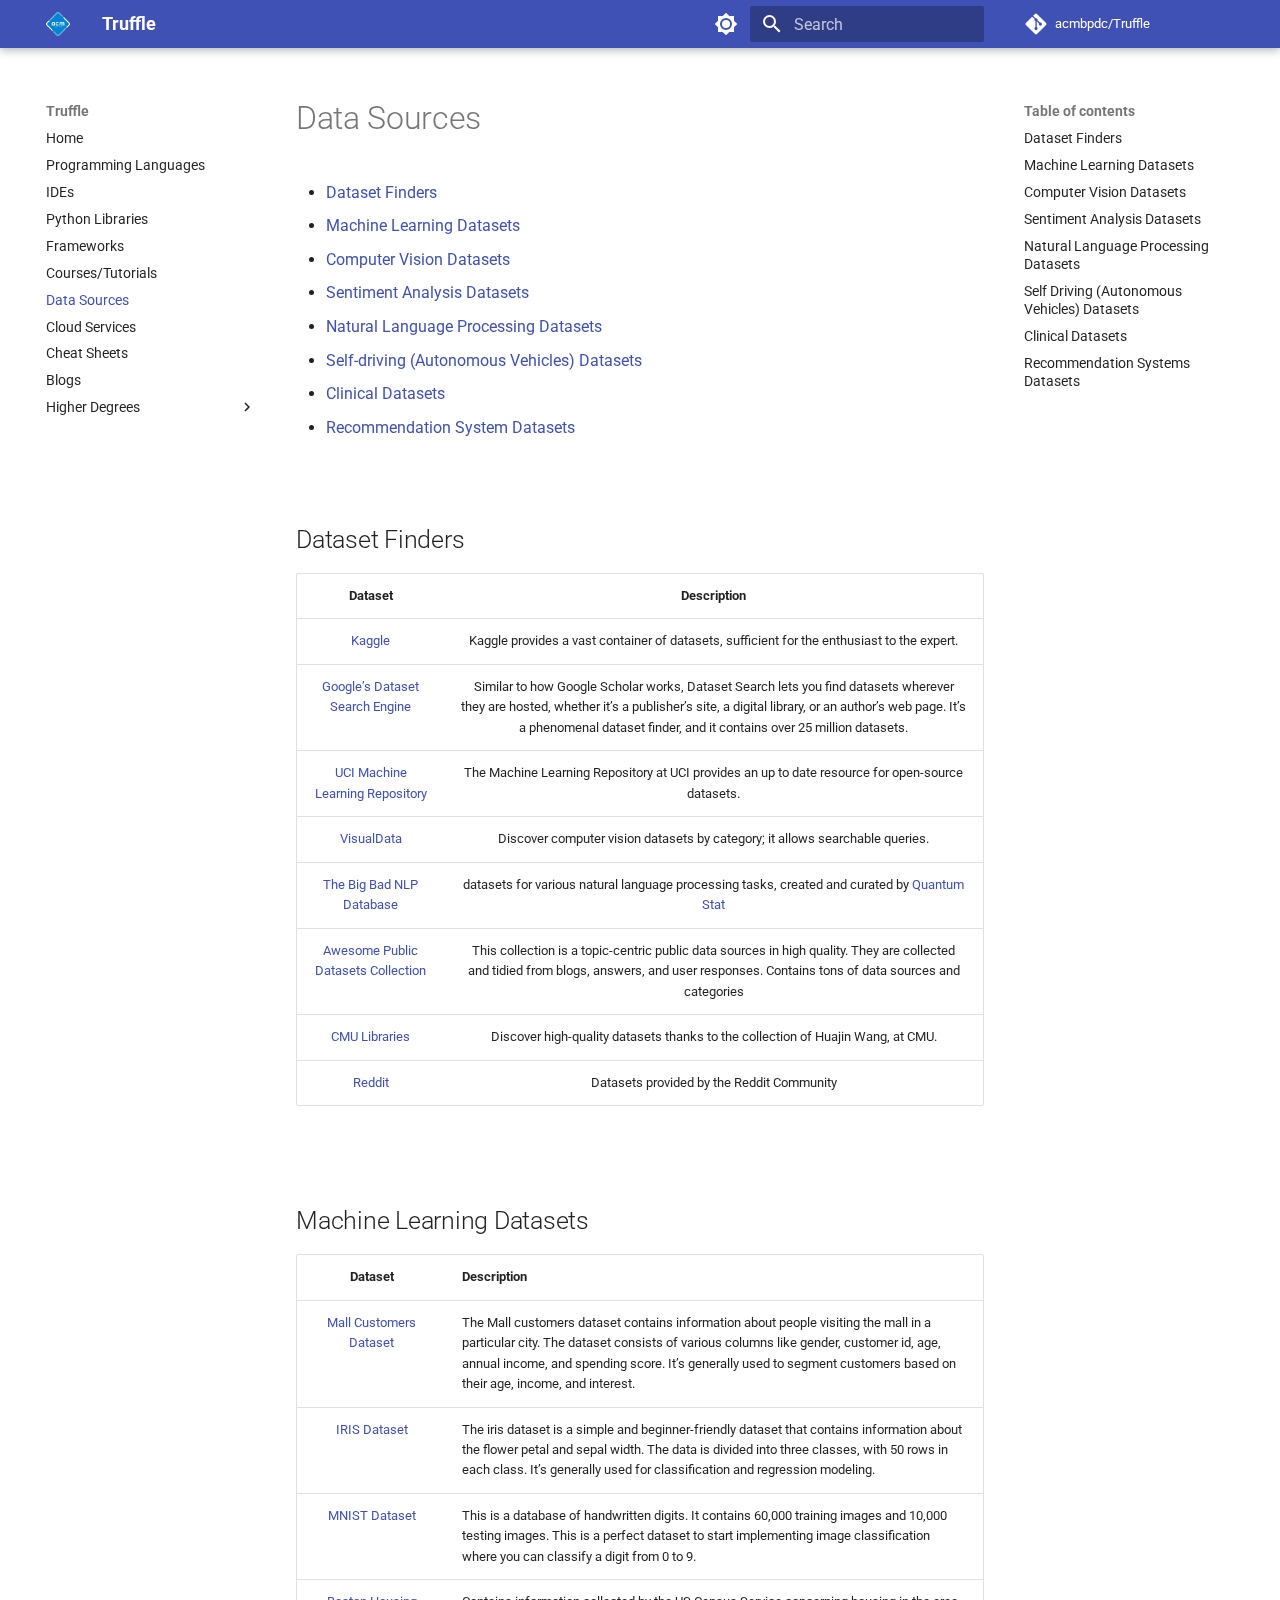
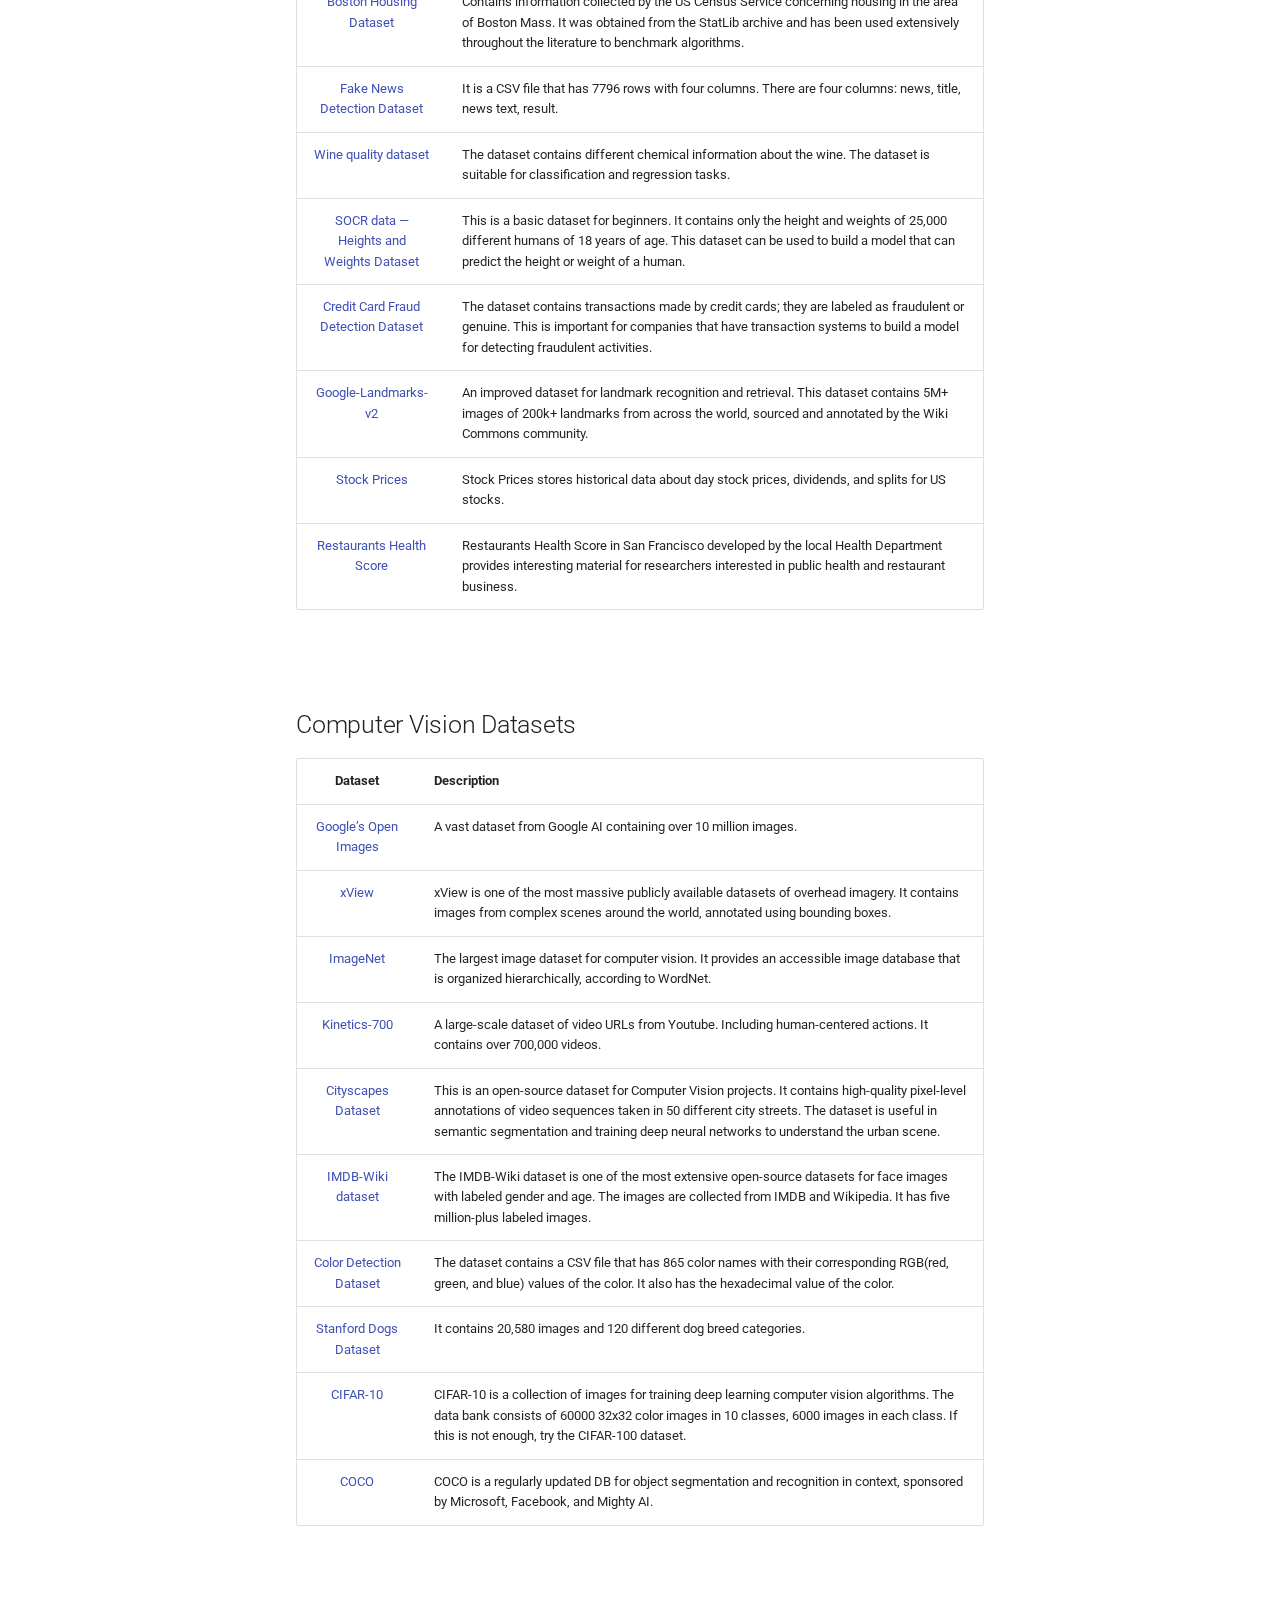
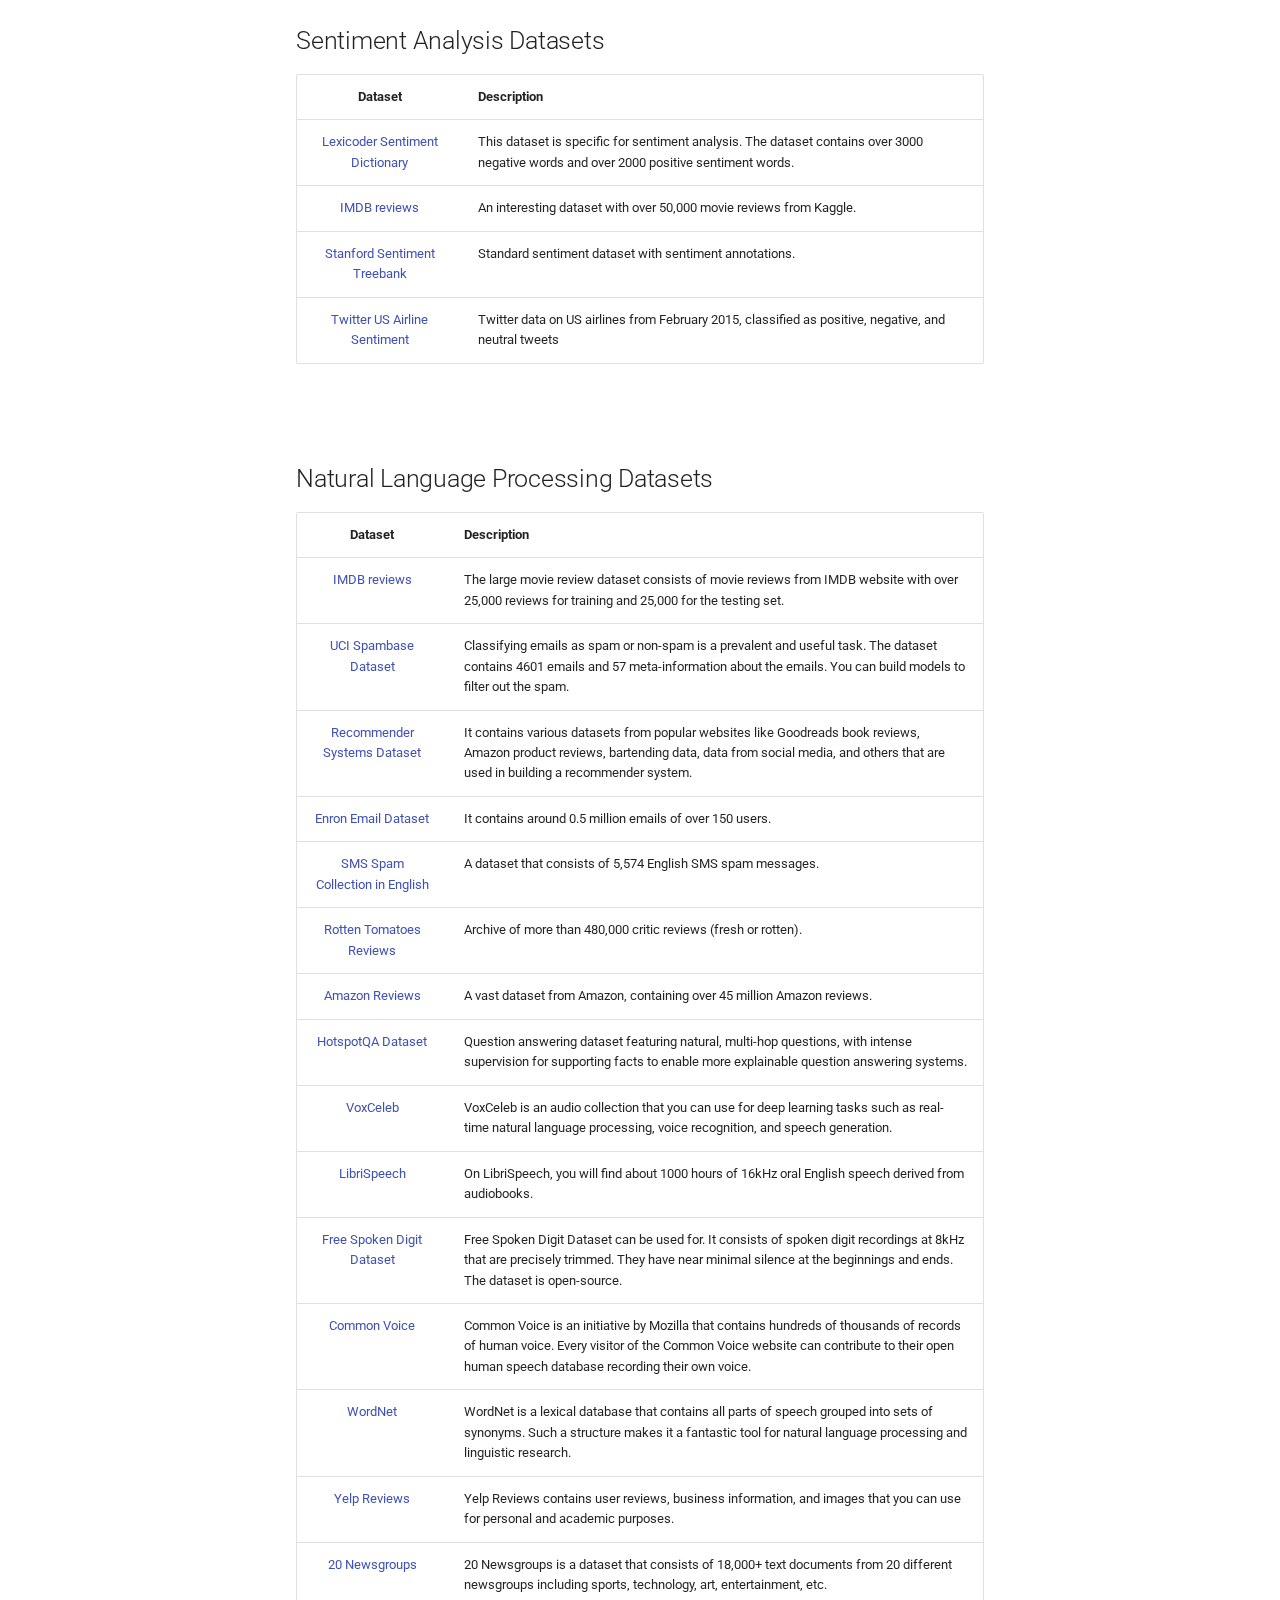
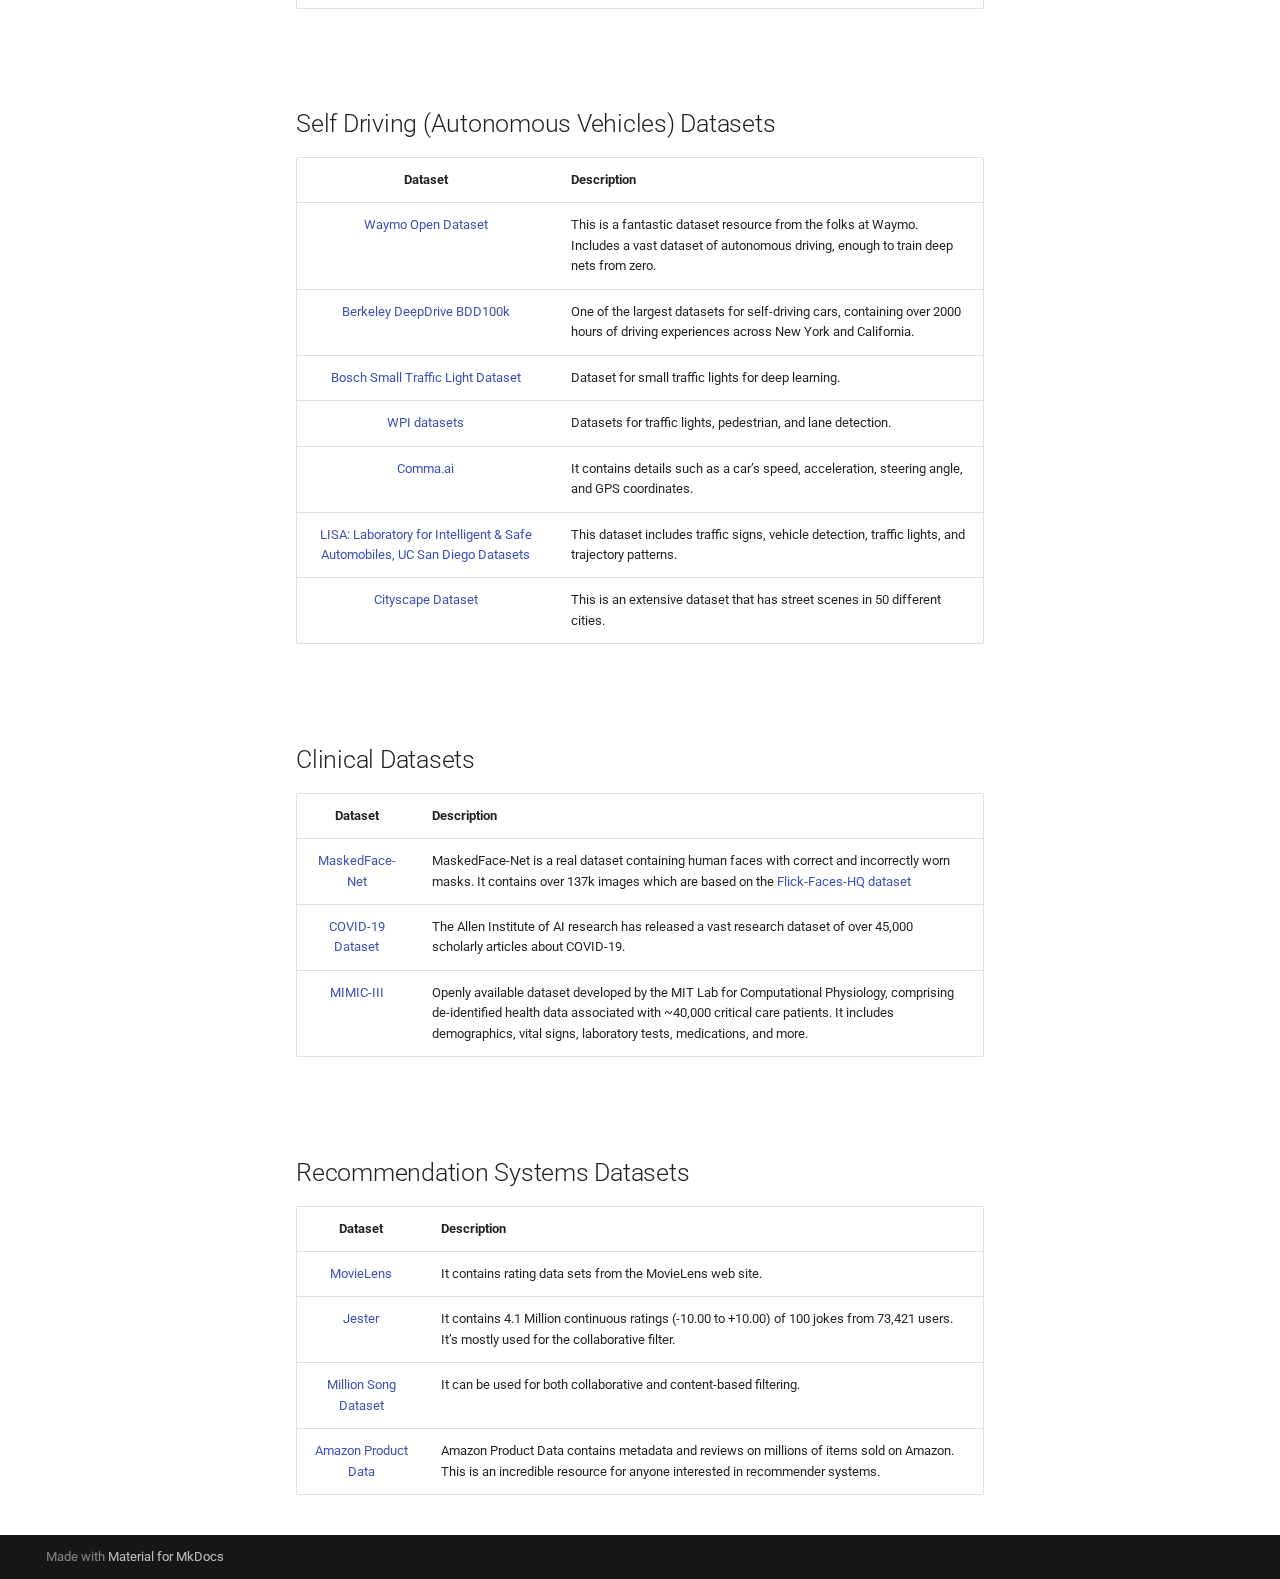
<file: Ganache/Data/index.html>
<!doctype html>
<html lang="en" class="no-js">
  <head>
    
      <meta charset="utf-8">
      <meta name="viewport" content="width=device-width,initial-scale=1">
      
        <meta name="description" content="Helping you kickstart your AI journey!">
      
      
        <meta name="author" content="ACM BPDC">
      
      
        <link rel="canonical" href="https://truffle.acmbpdc.org/Ganache/Data/">
      
      
        <link rel="prev" href="../Courses/">
      
      
        <link rel="next" href="../Cloud/">
      
      
      <link rel="icon" href="../../assets/favicon.ico">
      <meta name="generator" content="mkdocs-1.6.0, mkdocs-material-9.5.33">
    
    
      
        <title>Data Sources - Truffle</title>
      
    
    
      <link rel="stylesheet" href="../../assets/stylesheets/main.3cba04c6.min.css">
      
        
        <link rel="stylesheet" href="../../assets/stylesheets/palette.06af60db.min.css">
      
      


    
    
      
    
    
      
        
        
        <link rel="preconnect" href="https://fonts.gstatic.com" crossorigin>
        <link rel="stylesheet" href="https://fonts.googleapis.com/css?family=Roboto:300,300i,400,400i,700,700i%7CRoboto+Mono:400,400i,700,700i&display=fallback">
        <style>:root{--md-text-font:"Roboto";--md-code-font:"Roboto Mono"}</style>
      
    
    
      <link rel="stylesheet" href="../../assets/css/extra.css">
    
    <script>__md_scope=new URL("../..",location),__md_hash=e=>[...e].reduce((e,_)=>(e<<5)-e+_.charCodeAt(0),0),__md_get=(e,_=localStorage,t=__md_scope)=>JSON.parse(_.getItem(t.pathname+"."+e)),__md_set=(e,_,t=localStorage,a=__md_scope)=>{try{t.setItem(a.pathname+"."+e,JSON.stringify(_))}catch(e){}}</script>
    
      

    
    
    
  </head>
  
  
    
    
      
    
    
    
    
    <body dir="ltr" data-md-color-scheme="default" data-md-color-primary="indigo" data-md-color-accent="indigo">
  
    
    <input class="md-toggle" data-md-toggle="drawer" type="checkbox" id="__drawer" autocomplete="off">
    <input class="md-toggle" data-md-toggle="search" type="checkbox" id="__search" autocomplete="off">
    <label class="md-overlay" for="__drawer"></label>
    <div data-md-component="skip">
      
        
        <a href="#data-sources" class="md-skip">
          Skip to content
        </a>
      
    </div>
    <div data-md-component="announce">
      
    </div>
    
    
      

  

<header class="md-header md-header--shadow" data-md-component="header">
  <nav class="md-header__inner md-grid" aria-label="Header">
    <a href="../.." title="Truffle" class="md-header__button md-logo" aria-label="Truffle" data-md-component="logo">
      
  <img src="../../assets/logo.png" alt="logo">

    </a>
    <label class="md-header__button md-icon" for="__drawer">
      
      <svg xmlns="http://www.w3.org/2000/svg" viewBox="0 0 24 24"><path d="M3 6h18v2H3V6m0 5h18v2H3v-2m0 5h18v2H3v-2Z"/></svg>
    </label>
    <div class="md-header__title" data-md-component="header-title">
      <div class="md-header__ellipsis">
        <div class="md-header__topic">
          <span class="md-ellipsis">
            Truffle
          </span>
        </div>
        <div class="md-header__topic" data-md-component="header-topic">
          <span class="md-ellipsis">
            
              Data Sources
            
          </span>
        </div>
      </div>
    </div>
    
      
        <form class="md-header__option" data-md-component="palette">
  
    
    
    
    <input class="md-option" data-md-color-media="(prefers-color-scheme: light)" data-md-color-scheme="default" data-md-color-primary="indigo" data-md-color-accent="indigo"  aria-label="Switch to dark mode"  type="radio" name="__palette" id="__palette_0">
    
      <label class="md-header__button md-icon" title="Switch to dark mode" for="__palette_1" hidden>
        <svg xmlns="http://www.w3.org/2000/svg" viewBox="0 0 24 24"><path d="M12 8a4 4 0 0 0-4 4 4 4 0 0 0 4 4 4 4 0 0 0 4-4 4 4 0 0 0-4-4m0 10a6 6 0 0 1-6-6 6 6 0 0 1 6-6 6 6 0 0 1 6 6 6 6 0 0 1-6 6m8-9.31V4h-4.69L12 .69 8.69 4H4v4.69L.69 12 4 15.31V20h4.69L12 23.31 15.31 20H20v-4.69L23.31 12 20 8.69Z"/></svg>
      </label>
    
  
    
    
    
    <input class="md-option" data-md-color-media="(prefers-color-scheme: dark)" data-md-color-scheme="slate" data-md-color-primary="indigo" data-md-color-accent="indigo"  aria-label="Switch to light mode"  type="radio" name="__palette" id="__palette_1">
    
      <label class="md-header__button md-icon" title="Switch to light mode" for="__palette_0" hidden>
        <svg xmlns="http://www.w3.org/2000/svg" viewBox="0 0 24 24"><path d="M12 18c-.89 0-1.74-.2-2.5-.55C11.56 16.5 13 14.42 13 12c0-2.42-1.44-4.5-3.5-5.45C10.26 6.2 11.11 6 12 6a6 6 0 0 1 6 6 6 6 0 0 1-6 6m8-9.31V4h-4.69L12 .69 8.69 4H4v4.69L.69 12 4 15.31V20h4.69L12 23.31 15.31 20H20v-4.69L23.31 12 20 8.69Z"/></svg>
      </label>
    
  
</form>
      
    
    
      <script>var media,input,key,value,palette=__md_get("__palette");if(palette&&palette.color){"(prefers-color-scheme)"===palette.color.media&&(media=matchMedia("(prefers-color-scheme: light)"),input=document.querySelector(media.matches?"[data-md-color-media='(prefers-color-scheme: light)']":"[data-md-color-media='(prefers-color-scheme: dark)']"),palette.color.media=input.getAttribute("data-md-color-media"),palette.color.scheme=input.getAttribute("data-md-color-scheme"),palette.color.primary=input.getAttribute("data-md-color-primary"),palette.color.accent=input.getAttribute("data-md-color-accent"));for([key,value]of Object.entries(palette.color))document.body.setAttribute("data-md-color-"+key,value)}</script>
    
    
    
      <label class="md-header__button md-icon" for="__search">
        
        <svg xmlns="http://www.w3.org/2000/svg" viewBox="0 0 24 24"><path d="M9.5 3A6.5 6.5 0 0 1 16 9.5c0 1.61-.59 3.09-1.56 4.23l.27.27h.79l5 5-1.5 1.5-5-5v-.79l-.27-.27A6.516 6.516 0 0 1 9.5 16 6.5 6.5 0 0 1 3 9.5 6.5 6.5 0 0 1 9.5 3m0 2C7 5 5 7 5 9.5S7 14 9.5 14 14 12 14 9.5 12 5 9.5 5Z"/></svg>
      </label>
      <div class="md-search" data-md-component="search" role="dialog">
  <label class="md-search__overlay" for="__search"></label>
  <div class="md-search__inner" role="search">
    <form class="md-search__form" name="search">
      <input type="text" class="md-search__input" name="query" aria-label="Search" placeholder="Search" autocapitalize="off" autocorrect="off" autocomplete="off" spellcheck="false" data-md-component="search-query" required>
      <label class="md-search__icon md-icon" for="__search">
        
        <svg xmlns="http://www.w3.org/2000/svg" viewBox="0 0 24 24"><path d="M9.5 3A6.5 6.5 0 0 1 16 9.5c0 1.61-.59 3.09-1.56 4.23l.27.27h.79l5 5-1.5 1.5-5-5v-.79l-.27-.27A6.516 6.516 0 0 1 9.5 16 6.5 6.5 0 0 1 3 9.5 6.5 6.5 0 0 1 9.5 3m0 2C7 5 5 7 5 9.5S7 14 9.5 14 14 12 14 9.5 12 5 9.5 5Z"/></svg>
        
        <svg xmlns="http://www.w3.org/2000/svg" viewBox="0 0 24 24"><path d="M20 11v2H8l5.5 5.5-1.42 1.42L4.16 12l7.92-7.92L13.5 5.5 8 11h12Z"/></svg>
      </label>
      <nav class="md-search__options" aria-label="Search">
        
        <button type="reset" class="md-search__icon md-icon" title="Clear" aria-label="Clear" tabindex="-1">
          
          <svg xmlns="http://www.w3.org/2000/svg" viewBox="0 0 24 24"><path d="M19 6.41 17.59 5 12 10.59 6.41 5 5 6.41 10.59 12 5 17.59 6.41 19 12 13.41 17.59 19 19 17.59 13.41 12 19 6.41Z"/></svg>
        </button>
      </nav>
      
    </form>
    <div class="md-search__output">
      <div class="md-search__scrollwrap" tabindex="0" data-md-scrollfix>
        <div class="md-search-result" data-md-component="search-result">
          <div class="md-search-result__meta">
            Initializing search
          </div>
          <ol class="md-search-result__list" role="presentation"></ol>
        </div>
      </div>
    </div>
  </div>
</div>
    
    
      <div class="md-header__source">
        <a href="https://github.com/acmbpdc/Truffle" title="Go to repository" class="md-source" data-md-component="source">
  <div class="md-source__icon md-icon">
    
    <svg xmlns="http://www.w3.org/2000/svg" viewBox="0 0 448 512"><!--! Font Awesome Free 6.6.0 by @fontawesome - https://fontawesome.com License - https://fontawesome.com/license/free (Icons: CC BY 4.0, Fonts: SIL OFL 1.1, Code: MIT License) Copyright 2024 Fonticons, Inc.--><path d="M439.55 236.05 244 40.45a28.87 28.87 0 0 0-40.81 0l-40.66 40.63 51.52 51.52c27.06-9.14 52.68 16.77 43.39 43.68l49.66 49.66c34.23-11.8 61.18 31 35.47 56.69-26.49 26.49-70.21-2.87-56-37.34L240.22 199v121.85c25.3 12.54 22.26 41.85 9.08 55a34.34 34.34 0 0 1-48.55 0c-17.57-17.6-11.07-46.91 11.25-56v-123c-20.8-8.51-24.6-30.74-18.64-45L142.57 101 8.45 235.14a28.86 28.86 0 0 0 0 40.81l195.61 195.6a28.86 28.86 0 0 0 40.8 0l194.69-194.69a28.86 28.86 0 0 0 0-40.81z"/></svg>
  </div>
  <div class="md-source__repository">
    acmbpdc/Truffle
  </div>
</a>
      </div>
    
  </nav>
  
</header>
    
    <div class="md-container" data-md-component="container">
      
      
        
          
        
      
      <main class="md-main" data-md-component="main">
        <div class="md-main__inner md-grid">
          
            
              
              <div class="md-sidebar md-sidebar--primary" data-md-component="sidebar" data-md-type="navigation" >
                <div class="md-sidebar__scrollwrap">
                  <div class="md-sidebar__inner">
                    



<nav class="md-nav md-nav--primary" aria-label="Navigation" data-md-level="0">
  <label class="md-nav__title" for="__drawer">
    <a href="../.." title="Truffle" class="md-nav__button md-logo" aria-label="Truffle" data-md-component="logo">
      
  <img src="../../assets/logo.png" alt="logo">

    </a>
    Truffle
  </label>
  
    <div class="md-nav__source">
      <a href="https://github.com/acmbpdc/Truffle" title="Go to repository" class="md-source" data-md-component="source">
  <div class="md-source__icon md-icon">
    
    <svg xmlns="http://www.w3.org/2000/svg" viewBox="0 0 448 512"><!--! Font Awesome Free 6.6.0 by @fontawesome - https://fontawesome.com License - https://fontawesome.com/license/free (Icons: CC BY 4.0, Fonts: SIL OFL 1.1, Code: MIT License) Copyright 2024 Fonticons, Inc.--><path d="M439.55 236.05 244 40.45a28.87 28.87 0 0 0-40.81 0l-40.66 40.63 51.52 51.52c27.06-9.14 52.68 16.77 43.39 43.68l49.66 49.66c34.23-11.8 61.18 31 35.47 56.69-26.49 26.49-70.21-2.87-56-37.34L240.22 199v121.85c25.3 12.54 22.26 41.85 9.08 55a34.34 34.34 0 0 1-48.55 0c-17.57-17.6-11.07-46.91 11.25-56v-123c-20.8-8.51-24.6-30.74-18.64-45L142.57 101 8.45 235.14a28.86 28.86 0 0 0 0 40.81l195.61 195.6a28.86 28.86 0 0 0 40.8 0l194.69-194.69a28.86 28.86 0 0 0 0-40.81z"/></svg>
  </div>
  <div class="md-source__repository">
    acmbpdc/Truffle
  </div>
</a>
    </div>
  
  <ul class="md-nav__list" data-md-scrollfix>
    
      
      
  
  
  
  
    <li class="md-nav__item">
      <a href="../.." class="md-nav__link">
        
  
  <span class="md-ellipsis">
    Home
  </span>
  

      </a>
    </li>
  

    
      
      
  
  
  
  
    <li class="md-nav__item">
      <a href="../Languages/" class="md-nav__link">
        
  
  <span class="md-ellipsis">
    Programming Languages
  </span>
  

      </a>
    </li>
  

    
      
      
  
  
  
  
    <li class="md-nav__item">
      <a href="../IDEs/" class="md-nav__link">
        
  
  <span class="md-ellipsis">
    IDEs
  </span>
  

      </a>
    </li>
  

    
      
      
  
  
  
  
    <li class="md-nav__item">
      <a href="../Libraries/" class="md-nav__link">
        
  
  <span class="md-ellipsis">
    Python Libraries
  </span>
  

      </a>
    </li>
  

    
      
      
  
  
  
  
    <li class="md-nav__item">
      <a href="../Frameworks/" class="md-nav__link">
        
  
  <span class="md-ellipsis">
    Frameworks
  </span>
  

      </a>
    </li>
  

    
      
      
  
  
  
  
    <li class="md-nav__item">
      <a href="../Courses/" class="md-nav__link">
        
  
  <span class="md-ellipsis">
    Courses/Tutorials
  </span>
  

      </a>
    </li>
  

    
      
      
  
  
    
  
  
  
    <li class="md-nav__item md-nav__item--active">
      
      <input class="md-nav__toggle md-toggle" type="checkbox" id="__toc">
      
      
        
      
      
        <label class="md-nav__link md-nav__link--active" for="__toc">
          
  
  <span class="md-ellipsis">
    Data Sources
  </span>
  

          <span class="md-nav__icon md-icon"></span>
        </label>
      
      <a href="./" class="md-nav__link md-nav__link--active">
        
  
  <span class="md-ellipsis">
    Data Sources
  </span>
  

      </a>
      
        

<nav class="md-nav md-nav--secondary" aria-label="Table of contents">
  
  
  
    
  
  
    <label class="md-nav__title" for="__toc">
      <span class="md-nav__icon md-icon"></span>
      Table of contents
    </label>
    <ul class="md-nav__list" data-md-component="toc" data-md-scrollfix>
      
        <li class="md-nav__item">
  <a href="#dataset-finders" class="md-nav__link">
    <span class="md-ellipsis">
      Dataset Finders
    </span>
  </a>
  
</li>
      
        <li class="md-nav__item">
  <a href="#machine-learning-datasets" class="md-nav__link">
    <span class="md-ellipsis">
      Machine Learning Datasets
    </span>
  </a>
  
</li>
      
        <li class="md-nav__item">
  <a href="#computer-vision-datasets" class="md-nav__link">
    <span class="md-ellipsis">
      Computer Vision Datasets
    </span>
  </a>
  
</li>
      
        <li class="md-nav__item">
  <a href="#sentiment-analysis-datasets" class="md-nav__link">
    <span class="md-ellipsis">
      Sentiment Analysis Datasets
    </span>
  </a>
  
</li>
      
        <li class="md-nav__item">
  <a href="#natural-language-processing-datasets" class="md-nav__link">
    <span class="md-ellipsis">
      Natural Language Processing Datasets
    </span>
  </a>
  
</li>
      
        <li class="md-nav__item">
  <a href="#self-driving-autonomous-vehicles-datasets" class="md-nav__link">
    <span class="md-ellipsis">
      Self Driving (Autonomous Vehicles) Datasets
    </span>
  </a>
  
</li>
      
        <li class="md-nav__item">
  <a href="#clinical-datasets" class="md-nav__link">
    <span class="md-ellipsis">
      Clinical Datasets
    </span>
  </a>
  
</li>
      
        <li class="md-nav__item">
  <a href="#recommendation-systems-datasets" class="md-nav__link">
    <span class="md-ellipsis">
      Recommendation Systems Datasets
    </span>
  </a>
  
</li>
      
    </ul>
  
</nav>
      
    </li>
  

    
      
      
  
  
  
  
    <li class="md-nav__item">
      <a href="../Cloud/" class="md-nav__link">
        
  
  <span class="md-ellipsis">
    Cloud Services
  </span>
  

      </a>
    </li>
  

    
      
      
  
  
  
  
    <li class="md-nav__item">
      <a href="../CheatSheets/" class="md-nav__link">
        
  
  <span class="md-ellipsis">
    Cheat Sheets
  </span>
  

      </a>
    </li>
  

    
      
      
  
  
  
  
    <li class="md-nav__item">
      <a href="../Blogs/" class="md-nav__link">
        
  
  <span class="md-ellipsis">
    Blogs
  </span>
  

      </a>
    </li>
  

    
      
      
  
  
  
  
    
    
    
    
    <li class="md-nav__item md-nav__item--nested">
      
        
        
        <input class="md-nav__toggle md-toggle " type="checkbox" id="__nav_11" >
        
          
          <label class="md-nav__link" for="__nav_11" id="__nav_11_label" tabindex="0">
            
  
  <span class="md-ellipsis">
    Higher Degrees
  </span>
  

            <span class="md-nav__icon md-icon"></span>
          </label>
        
        <nav class="md-nav" data-md-level="1" aria-labelledby="__nav_11_label" aria-expanded="false">
          <label class="md-nav__title" for="__nav_11">
            <span class="md-nav__icon md-icon"></span>
            Higher Degrees
          </label>
          <ul class="md-nav__list" data-md-scrollfix>
            
              
                
  
  
  
  
    <li class="md-nav__item">
      <a href="../Masters/" class="md-nav__link">
        
  
  <span class="md-ellipsis">
    Best Master's Programs
  </span>
  

      </a>
    </li>
  

              
            
              
                
  
  
  
  
    <li class="md-nav__item">
      <a href="../PhD/" class="md-nav__link">
        
  
  <span class="md-ellipsis">
    Best Ph.D. Programs
  </span>
  

      </a>
    </li>
  

              
            
          </ul>
        </nav>
      
    </li>
  

    
  </ul>
</nav>
                  </div>
                </div>
              </div>
            
            
              
              <div class="md-sidebar md-sidebar--secondary" data-md-component="sidebar" data-md-type="toc" >
                <div class="md-sidebar__scrollwrap">
                  <div class="md-sidebar__inner">
                    

<nav class="md-nav md-nav--secondary" aria-label="Table of contents">
  
  
  
    
  
  
    <label class="md-nav__title" for="__toc">
      <span class="md-nav__icon md-icon"></span>
      Table of contents
    </label>
    <ul class="md-nav__list" data-md-component="toc" data-md-scrollfix>
      
        <li class="md-nav__item">
  <a href="#dataset-finders" class="md-nav__link">
    <span class="md-ellipsis">
      Dataset Finders
    </span>
  </a>
  
</li>
      
        <li class="md-nav__item">
  <a href="#machine-learning-datasets" class="md-nav__link">
    <span class="md-ellipsis">
      Machine Learning Datasets
    </span>
  </a>
  
</li>
      
        <li class="md-nav__item">
  <a href="#computer-vision-datasets" class="md-nav__link">
    <span class="md-ellipsis">
      Computer Vision Datasets
    </span>
  </a>
  
</li>
      
        <li class="md-nav__item">
  <a href="#sentiment-analysis-datasets" class="md-nav__link">
    <span class="md-ellipsis">
      Sentiment Analysis Datasets
    </span>
  </a>
  
</li>
      
        <li class="md-nav__item">
  <a href="#natural-language-processing-datasets" class="md-nav__link">
    <span class="md-ellipsis">
      Natural Language Processing Datasets
    </span>
  </a>
  
</li>
      
        <li class="md-nav__item">
  <a href="#self-driving-autonomous-vehicles-datasets" class="md-nav__link">
    <span class="md-ellipsis">
      Self Driving (Autonomous Vehicles) Datasets
    </span>
  </a>
  
</li>
      
        <li class="md-nav__item">
  <a href="#clinical-datasets" class="md-nav__link">
    <span class="md-ellipsis">
      Clinical Datasets
    </span>
  </a>
  
</li>
      
        <li class="md-nav__item">
  <a href="#recommendation-systems-datasets" class="md-nav__link">
    <span class="md-ellipsis">
      Recommendation Systems Datasets
    </span>
  </a>
  
</li>
      
    </ul>
  
</nav>
                  </div>
                </div>
              </div>
            
          
          
            <div class="md-content" data-md-component="content">
              <article class="md-content__inner md-typeset">
                
                  

  
  


<h1 id="data-sources">Data Sources</h1>
<ul>
<li><a href="#dataset-finders">Dataset Finders</a>   </li>
<li><a href="#machine-learning-datasets">Machine Learning Datasets</a></li>
<li><a href="#computer-vision-datasets">Computer Vision Datasets</a></li>
<li><a href="#sentiment-analysis-datasets">Sentiment Analysis Datasets</a></li>
<li><a href="#natural-language-processing-datasets">Natural Language Processing Datasets</a></li>
<li><a href="#self-driving-autonomous-vehicles-datasets">Self-driving (Autonomous Vehicles) Datasets</a></li>
<li><a href="#clinical-datasets">Clinical Datasets</a></li>
<li><a href="#recommendation-systems-datasets">Recommendation System Datasets</a></li>
</ul>
<p><br></p>
<h2 id="dataset-finders">Dataset Finders</h2>
<table>
<thead>
<tr>
<th style="text-align: center;">Dataset</th>
<th style="text-align: center;">Description</th>
</tr>
</thead>
<tbody>
<tr>
<td style="text-align: center;"><a href="https://www.kaggle.com/">Kaggle</a></td>
<td style="text-align: center;">Kaggle provides a vast container of datasets, sufficient for the enthusiast to the expert.</td>
</tr>
<tr>
<td style="text-align: center;"><a href="https://toolbox.google.com/datasetsearch">Google’s Dataset Search Engine</a></td>
<td style="text-align: center;">Similar to how Google Scholar works, Dataset Search lets you find datasets wherever they are hosted, whether it’s a publisher’s site, a digital library, or an author’s web page. It’s a phenomenal dataset finder, and it contains over 25 million datasets.</td>
</tr>
<tr>
<td style="text-align: center;"><a href="https://archive.ics.uci.edu/ml/index.php">UCI Machine Learning Repository</a></td>
<td style="text-align: center;">The Machine Learning Repository at UCI provides an up to date resource for open-source datasets.</td>
</tr>
<tr>
<td style="text-align: center;"><a href="https://www.visualdata.io/">VisualData</a></td>
<td style="text-align: center;">Discover computer vision datasets by category; it allows searchable queries.</td>
</tr>
<tr>
<td style="text-align: center;"><a href="https://datasets.quantumstat.com/">The Big Bad NLP Database</a></td>
<td style="text-align: center;">datasets for various natural language processing tasks, created and curated by <a href="https://quantumstat.com/">Quantum Stat</a></td>
</tr>
<tr>
<td style="text-align: center;"><a href="https://github.com/awesomedata/awesome-public-datasets#datachallenges">Awesome Public Datasets Collection</a></td>
<td style="text-align: center;">This collection is a topic-centric public data sources in high quality. They are collected and tidied from blogs, answers, and user responses. Contains tons of data sources and categories</td>
</tr>
<tr>
<td style="text-align: center;"><a href="https://guides.library.cmu.edu/machine-learning/datasets">CMU Libraries</a></td>
<td style="text-align: center;">Discover high-quality datasets thanks to the collection of Huajin Wang, at CMU.</td>
</tr>
<tr>
<td style="text-align: center;"><a href="https://www.reddit.com/r/datasets/">Reddit</a></td>
<td style="text-align: center;">Datasets provided by the Reddit Community</td>
</tr>
</tbody>
</table>
<p><br></p>
<h2 id="machine-learning-datasets">Machine Learning Datasets</h2>
<table>
<thead>
<tr>
<th style="text-align: center;">Dataset</th>
<th style="text-align: left;">Description</th>
</tr>
</thead>
<tbody>
<tr>
<td style="text-align: center;"><a href="https://www.kaggle.com/shwetabh123/mall-customers">Mall Customers Dataset</a></td>
<td style="text-align: left;">The Mall customers dataset contains information about people visiting the mall in a particular city. The dataset consists of various columns like gender, customer id, age, annual income, and spending score. It’s generally used to segment customers based on their age, income, and interest.</td>
</tr>
<tr>
<td style="text-align: center;"><a href="https://archive.ics.uci.edu/ml/datasets/Iris">IRIS Dataset</a></td>
<td style="text-align: left;">The iris dataset is a simple and beginner-friendly dataset that contains information about the flower petal and sepal width. The data is divided into three classes, with 50 rows in each class. It’s generally used for classification and regression modeling.</td>
</tr>
<tr>
<td style="text-align: center;"><a href="http://yann.lecun.com/exdb/mnist/">MNIST Dataset</a></td>
<td style="text-align: left;">This is a database of handwritten digits. It contains 60,000 training images and 10,000 testing images. This is a perfect dataset to start implementing image classification where you can classify a digit from 0 to 9.</td>
</tr>
<tr>
<td style="text-align: center;"><a href="https://www.cs.toronto.edu/~delve/data/boston/bostonDetail.html">Boston Housing Dataset</a></td>
<td style="text-align: left;">Contains information collected by the US Census Service concerning housing in the area of Boston Mass. It was obtained from the StatLib archive and has been used extensively throughout the literature to benchmark algorithms.</td>
</tr>
<tr>
<td style="text-align: center;"><a href="https://www.kaggle.com/c/fake-news/data">Fake News Detection Dataset</a></td>
<td style="text-align: left;">It is a CSV file that has 7796 rows with four columns. There are four columns: news, title, news text, result.</td>
</tr>
<tr>
<td style="text-align: center;"><a href="https://archive.ics.uci.edu/ml/datasets/wine+quality">Wine quality dataset</a></td>
<td style="text-align: left;">The dataset contains different chemical information about the wine. The dataset is suitable for classification and regression tasks.</td>
</tr>
<tr>
<td style="text-align: center;"><a href="http://wiki.stat.ucla.edu/socr/index.php/SOCR_Data_Dinov_020108_HeightsWeights">SOCR data — Heights and Weights Dataset</a></td>
<td style="text-align: left;">This is a basic dataset for beginners. It contains only the height and weights of 25,000 different humans of 18 years of age. This dataset can be used to build a model that can predict the height or weight of a human.</td>
</tr>
<tr>
<td style="text-align: center;"><a href="https://www.kaggle.com/mlg-ulb/creditcardfraud">Credit Card Fraud Detection Dataset</a></td>
<td style="text-align: left;">The dataset contains transactions made by credit cards; they are labeled as fraudulent or genuine. This is important for companies that have transaction systems to build a model for detecting fraudulent activities.</td>
</tr>
<tr>
<td style="text-align: center;"><a href="https://www.kaggle.com/xiuchengwang/python-dataset-download">Google-Landmarks-v2</a></td>
<td style="text-align: left;">An improved dataset for landmark recognition and retrieval. This dataset contains 5M+ images of 200k+ landmarks from across the world, sourced and annotated by the Wiki Commons community.</td>
</tr>
<tr>
<td style="text-align: center;"><a href="https://eoddata.com/">Stock Prices</a></td>
<td style="text-align: left;">Stock Prices stores historical data about day stock prices, dividends, and splits for US stocks.</td>
</tr>
<tr>
<td style="text-align: center;"><a href="https://data.sfgov.org/Health-and-Social-Services/Restaurant-Scores-LIVES-Standard/pyih-qa8i?row_index=0">Restaurants Health Score</a></td>
<td style="text-align: left;">Restaurants Health Score in San Francisco developed by the local Health Department provides interesting material for researchers interested in public health and restaurant business.</td>
</tr>
</tbody>
</table>
<p><br></p>
<h2 id="computer-vision-datasets">Computer Vision Datasets</h2>
<table>
<thead>
<tr>
<th style="text-align: center;">Dataset</th>
<th style="text-align: left;">Description</th>
</tr>
</thead>
<tbody>
<tr>
<td style="text-align: center;"><a href="https://research.googleblog.com/2016/09/introducing-open-images-dataset.html">Google’s Open Images</a></td>
<td style="text-align: left;">A vast dataset from Google AI containing over 10 million images.</td>
</tr>
<tr>
<td style="text-align: center;"><a href="http://xviewdataset.org/#dataset">xView</a></td>
<td style="text-align: left;">xView is one of the most massive publicly available datasets of overhead imagery. It contains images from complex scenes around the world, annotated using bounding boxes.</td>
</tr>
<tr>
<td style="text-align: center;"><a href="http://image-net.org/">ImageNet</a></td>
<td style="text-align: left;">The largest image dataset for computer vision. It provides an accessible image database that is organized hierarchically, according to WordNet.</td>
</tr>
<tr>
<td style="text-align: center;"><a href="https://www.deepmind.com/open-source/kinetics">Kinetics-700</a></td>
<td style="text-align: left;">A large-scale dataset of video URLs from Youtube. Including human-centered actions. It contains over 700,000 videos.</td>
</tr>
<tr>
<td style="text-align: center;"><a href="https://www.cityscapes-dataset.com/">Cityscapes Dataset</a></td>
<td style="text-align: left;">This is an open-source dataset for Computer Vision projects. It contains high-quality pixel-level annotations of video sequences taken in 50 different city streets. The dataset is useful in semantic segmentation and training deep neural networks to understand the urban scene.</td>
</tr>
<tr>
<td style="text-align: center;"><a href="https://data.vision.ee.ethz.ch/cvl/rrothe/imdb-wiki/">IMDB-Wiki dataset</a></td>
<td style="text-align: left;">The IMDB-Wiki dataset is one of the most extensive open-source datasets for face images with labeled gender and age. The images are collected from IMDB and Wikipedia. It has five million-plus labeled images.</td>
</tr>
<tr>
<td style="text-align: center;"><a href="https://github.com/codebrainz/color-names/blob/master/output/colors.csv">Color Detection Dataset</a></td>
<td style="text-align: left;">The dataset contains a CSV file that has 865 color names with their corresponding RGB(red, green, and blue) values of the color. It also has the hexadecimal value of the color.</td>
</tr>
<tr>
<td style="text-align: center;"><a href="http://vision.stanford.edu/aditya86/ImageNetDogs/">Stanford Dogs Dataset</a></td>
<td style="text-align: left;">It contains 20,580 images and 120 different dog breed categories.</td>
</tr>
<tr>
<td style="text-align: center;"><a href="https://www.cs.toronto.edu/~kriz/cifar.html">CIFAR-10</a></td>
<td style="text-align: left;">CIFAR-10 is a collection of images for training deep learning computer vision algorithms. The data bank consists of 60000 32x32 color images in 10 classes, 6000 images in each class. If this is not enough, try the CIFAR-100 dataset.</td>
</tr>
<tr>
<td style="text-align: center;"><a href="https://cocodataset.org/#home">COCO</a></td>
<td style="text-align: left;">COCO is a regularly updated DB for object segmentation and recognition in context, sponsored by Microsoft, Facebook, and Mighty AI.</td>
</tr>
</tbody>
</table>
<p><br></p>
<h2 id="sentiment-analysis-datasets">Sentiment Analysis Datasets</h2>
<table>
<thead>
<tr>
<th style="text-align: center;">Dataset</th>
<th style="text-align: left;">Description</th>
</tr>
</thead>
<tbody>
<tr>
<td style="text-align: center;"><a href="https://quanteda.io/reference/data_dictionary_LSD2015.html">Lexicoder Sentiment Dictionary</a></td>
<td style="text-align: left;">This dataset is specific for sentiment analysis. The dataset contains over 3000 negative words and over 2000 positive sentiment words.</td>
</tr>
<tr>
<td style="text-align: center;"><a href="https://www.kaggle.com/lakshmi25npathi/imdb-dataset-of-50k-movie-reviews">IMDB reviews</a></td>
<td style="text-align: left;">An interesting dataset with over 50,000 movie reviews from Kaggle.</td>
</tr>
<tr>
<td style="text-align: center;"><a href="http://nlp.stanford.edu/sentiment/code.html">Stanford Sentiment Treebank</a></td>
<td style="text-align: left;">Standard sentiment dataset with sentiment annotations.</td>
</tr>
<tr>
<td style="text-align: center;"><a href="https://www.kaggle.com/crowdflower/twitter-airline-sentiment">Twitter US Airline Sentiment</a></td>
<td style="text-align: left;">Twitter data on US airlines from February 2015, classified as positive, negative, and neutral tweets</td>
</tr>
</tbody>
</table>
<p><br></p>
<h2 id="natural-language-processing-datasets">Natural Language Processing Datasets</h2>
<table>
<thead>
<tr>
<th style="text-align: center;">Dataset</th>
<th style="text-align: left;">Description</th>
</tr>
</thead>
<tbody>
<tr>
<td style="text-align: center;"><a href="http://ai.stanford.edu/~amaas/data/sentiment/">IMDB reviews</a></td>
<td style="text-align: left;">The large movie review dataset consists of movie reviews from IMDB website with over 25,000 reviews for training and 25,000 for the testing set.</td>
</tr>
<tr>
<td style="text-align: center;"><a href="https://archive.ics.uci.edu/ml/datasets/Spambase">UCI Spambase Dataset</a></td>
<td style="text-align: left;">Classifying emails as spam or non-spam is a prevalent and useful task. The dataset contains 4601 emails and 57 meta-information about the emails. You can build models to filter out the spam.</td>
</tr>
<tr>
<td style="text-align: center;"><a href="https://cseweb.ucsd.edu/~jmcauley/datasets.html">Recommender Systems Dataset</a></td>
<td style="text-align: left;">It contains various datasets from popular websites like Goodreads book reviews, Amazon product reviews, bartending data, data from social media, and others that are used in building a recommender system.</td>
</tr>
<tr>
<td style="text-align: center;"><a href="https://www.cs.cmu.edu/~enron/">Enron Email Dataset</a></td>
<td style="text-align: left;">It contains around 0.5 million emails of over 150 users.</td>
</tr>
<tr>
<td style="text-align: center;"><a href="http://www.dt.fee.unicamp.br/~tiago/smsspamcollection/">SMS Spam Collection in English</a></td>
<td style="text-align: left;">A dataset that consists of 5,574 English SMS spam messages.</td>
</tr>
<tr>
<td style="text-align: center;"><a href="https://drive.google.com/file/d/1w1TsJB-gmIkZ28d1j7sf1sqcPmHXw352/view">Rotten Tomatoes Reviews</a></td>
<td style="text-align: left;">Archive of more than 480,000 critic reviews (fresh or rotten).</td>
</tr>
<tr>
<td style="text-align: center;"><a href="https://snap.stanford.edu/data/web-Amazon.html">Amazon Reviews</a></td>
<td style="text-align: left;">A vast dataset from Amazon, containing over 45 million Amazon reviews.</td>
</tr>
<tr>
<td style="text-align: center;"><a href="https://hotpotqa.github.io/">HotspotQA Dataset</a></td>
<td style="text-align: left;">Question answering dataset featuring natural, multi-hop questions, with intense supervision for supporting facts to enable more explainable question answering systems.</td>
</tr>
<tr>
<td style="text-align: center;"><a href="http://www.robots.ox.ac.uk/~vgg/data/voxceleb/">VoxCeleb</a></td>
<td style="text-align: left;">VoxCeleb is an audio collection that you can use for deep learning tasks such as real-time natural language processing, voice recognition, and speech generation.</td>
</tr>
<tr>
<td style="text-align: center;"><a href="https://hotpotqa.github.io/">LibriSpeech</a></td>
<td style="text-align: left;">On LibriSpeech, you will find about 1000 hours of 16kHz oral English speech derived from audiobooks.</td>
</tr>
<tr>
<td style="text-align: center;"><a href="https://github.com/Jakobovski/free-spoken-digit-dataset">Free Spoken Digit Dataset</a></td>
<td style="text-align: left;">Free Spoken Digit Dataset can be used for. It consists of spoken digit recordings at 8kHz that are precisely trimmed. They have near minimal silence at the beginnings and ends. The dataset is open-source.</td>
</tr>
<tr>
<td style="text-align: center;"><a href="https://voice.mozilla.org/en/datasets">Common Voice</a></td>
<td style="text-align: left;">Common Voice is an initiative by Mozilla that contains hundreds of thousands of records of human voice. Every visitor of the Common Voice website can contribute to their open human speech database recording their own voice.</td>
</tr>
<tr>
<td style="text-align: center;"><a href="https://wordnet.princeton.edu/">WordNet</a></td>
<td style="text-align: left;">WordNet is a lexical database that contains all parts of speech grouped into sets of synonyms. Such a structure makes it a fantastic tool for natural language processing and linguistic research.</td>
</tr>
<tr>
<td style="text-align: center;"><a href="https://www.yelp.com/dataset">Yelp Reviews</a></td>
<td style="text-align: left;">Yelp Reviews contains user reviews, business information, and images that you can use for personal and academic purposes.</td>
</tr>
<tr>
<td style="text-align: center;"><a href="https://www.kaggle.com/crawford/20-newsgroups">20 Newsgroups</a></td>
<td style="text-align: left;">20 Newsgroups is a dataset that consists of 18,000+ text documents from 20 different newsgroups including sports, technology, art, entertainment, etc.</td>
</tr>
</tbody>
</table>
<p><br></p>
<h2 id="self-driving-autonomous-vehicles-datasets">Self Driving (Autonomous Vehicles) Datasets</h2>
<table>
<thead>
<tr>
<th style="text-align: center;">Dataset</th>
<th style="text-align: left;">Description</th>
</tr>
</thead>
<tbody>
<tr>
<td style="text-align: center;"><a href="https://waymo.com/open/">Waymo Open Dataset</a></td>
<td style="text-align: left;">This is a fantastic dataset resource from the folks at Waymo. Includes a vast dataset of autonomous driving, enough to train deep nets from zero.</td>
</tr>
<tr>
<td style="text-align: center;"><a href="http://bdd-data.berkeley.edu/">Berkeley DeepDrive BDD100k</a></td>
<td style="text-align: left;">One of the largest datasets for self-driving cars, containing over 2000 hours of driving experiences across New York and California.</td>
</tr>
<tr>
<td style="text-align: center;"><a href="https://hci.iwr.uni-heidelberg.de/node/6132">Bosch Small Traffic Light Dataset</a></td>
<td style="text-align: left;">Dataset for small traffic lights for deep learning.</td>
</tr>
<tr>
<td style="text-align: center;"><a href="http://computing.wpi.edu/dataset.html">WPI datasets</a></td>
<td style="text-align: left;">Datasets for traffic lights, pedestrian, and lane detection.</td>
</tr>
<tr>
<td style="text-align: center;"><a href="https://archive.org/details/comma-dataset">Comma.ai</a></td>
<td style="text-align: left;">It contains details such as a car’s speed, acceleration, steering angle, and GPS coordinates.</td>
</tr>
<tr>
<td style="text-align: center;"><a href="https://avindata.ca/dataset/lisa-laboratory-for-intelligent-safe-automobiles-datasets">LISA: Laboratory for Intelligent &amp; Safe Automobiles, UC San Diego Datasets</a></td>
<td style="text-align: left;">This dataset includes traffic signs, vehicle detection, traffic lights, and trajectory patterns.</td>
</tr>
<tr>
<td style="text-align: center;"><a href="https://www.cityscapes-dataset.com/">Cityscape Dataset</a></td>
<td style="text-align: left;">This is an extensive dataset that has street scenes in 50 different cities.</td>
</tr>
</tbody>
</table>
<p><br></p>
<h2 id="clinical-datasets">Clinical Datasets</h2>
<table>
<thead>
<tr>
<th style="text-align: center;">Dataset</th>
<th style="text-align: left;">Description</th>
</tr>
</thead>
<tbody>
<tr>
<td style="text-align: center;"><a href="https://github.com/cabani/MaskedFace-Net">MaskedFace-Net</a></td>
<td style="text-align: left;">MaskedFace-Net is a real dataset containing human faces with correct and incorrectly worn masks. It contains over 137k images which are based on the <a href="https://github.com/NVlabs/ffhq-dataset">Flick-Faces-HQ dataset</a></td>
</tr>
<tr>
<td style="text-align: center;"><a href="https://www.semanticscholar.org/cord19">COVID-19 Dataset</a></td>
<td style="text-align: left;">The Allen Institute of AI research has released a vast research dataset of over 45,000 scholarly articles about COVID-19.</td>
</tr>
<tr>
<td style="text-align: center;"><a href="https://mimic.physionet.org/"> MIMIC-III</a></td>
<td style="text-align: left;">Openly available dataset developed by the MIT Lab for Computational Physiology, comprising de-identified health data associated with ~40,000 critical care patients. It includes demographics, vital signs, laboratory tests, medications, and more.</td>
</tr>
</tbody>
</table>
<p><br></p>
<h2 id="recommendation-systems-datasets">Recommendation Systems Datasets</h2>
<table>
<thead>
<tr>
<th style="text-align: center;">Dataset</th>
<th style="text-align: left;">Description</th>
</tr>
</thead>
<tbody>
<tr>
<td style="text-align: center;"><a href="https://grouplens.org/datasets/movielens/">MovieLens</a></td>
<td style="text-align: left;">It contains rating data sets from the MovieLens web site.</td>
</tr>
<tr>
<td style="text-align: center;"><a href="http://www.ieor.berkeley.edu/~goldberg/jester-data/"> Jester</a></td>
<td style="text-align: left;">It contains 4.1 Million continuous ratings (-10.00 to +10.00) of 100 jokes from 73,421 users. It’s mostly used for the collaborative filter.</td>
</tr>
<tr>
<td style="text-align: center;"><a href="https://www.kaggle.com/c/msdchallenge#description">Million Song Dataset</a></td>
<td style="text-align: left;">It can be used for both collaborative and content-based filtering.</td>
</tr>
<tr>
<td style="text-align: center;"><a href="http://jmcauley.ucsd.edu/data/amazon/links.html">Amazon Product Data</a></td>
<td style="text-align: left;">Amazon Product Data contains metadata and reviews on millions of items sold on Amazon. This is an incredible resource for anyone interested in recommender systems.</td>
</tr>
</tbody>
</table>












                
              </article>
            </div>
          
          
<script>var target=document.getElementById(location.hash.slice(1));target&&target.name&&(target.checked=target.name.startsWith("__tabbed_"))</script>
        </div>
        
      </main>
      
        <footer class="md-footer">
  
  <div class="md-footer-meta md-typeset">
    <div class="md-footer-meta__inner md-grid">
      <div class="md-copyright">
  
  
    Made with
    <a href="https://squidfunk.github.io/mkdocs-material/" target="_blank" rel="noopener">
      Material for MkDocs
    </a>
  
</div>
      
    </div>
  </div>
</footer>
      
    </div>
    <div class="md-dialog" data-md-component="dialog">
      <div class="md-dialog__inner md-typeset"></div>
    </div>
    
    
    <script id="__config" type="application/json">{"base": "../..", "features": ["navigation.instant"], "search": "../../assets/javascripts/workers/search.b8dbb3d2.min.js", "translations": {"clipboard.copied": "Copied to clipboard", "clipboard.copy": "Copy to clipboard", "search.result.more.one": "1 more on this page", "search.result.more.other": "# more on this page", "search.result.none": "No matching documents", "search.result.one": "1 matching document", "search.result.other": "# matching documents", "search.result.placeholder": "Type to start searching", "search.result.term.missing": "Missing", "select.version": "Select version"}}</script>
    
    
      <script src="../../assets/javascripts/bundle.af256bd8.min.js"></script>
      
    
  </body>
</html>
</file>
<file: assets/css/extra.css>
.imglogo{
    margin-top: 2em !important;
}

.git_and_website{
    margin: 0 0.5em 0 0 !important;
}
</file>
<file: assets/stylesheets/main.3cba04c6.min.css>
@charset "UTF-8";html{-webkit-text-size-adjust:none;-moz-text-size-adjust:none;text-size-adjust:none;box-sizing:border-box}*,:after,:before{box-sizing:inherit}@media (prefers-reduced-motion){*,:after,:before{transition:none!important}}body{margin:0}a,button,input,label{-webkit-tap-highlight-color:transparent}a{color:inherit;text-decoration:none}hr{border:0;box-sizing:initial;display:block;height:.05rem;overflow:visible;padding:0}small{font-size:80%}sub,sup{line-height:1em}img{border-style:none}table{border-collapse:initial;border-spacing:0}td,th{font-weight:400;vertical-align:top}button{background:#0000;border:0;font-family:inherit;font-size:inherit;margin:0;padding:0}input{border:0;outline:none}:root{--md-primary-fg-color:#4051b5;--md-primary-fg-color--light:#5d6cc0;--md-primary-fg-color--dark:#303fa1;--md-primary-bg-color:#fff;--md-primary-bg-color--light:#ffffffb3;--md-accent-fg-color:#526cfe;--md-accent-fg-color--transparent:#526cfe1a;--md-accent-bg-color:#fff;--md-accent-bg-color--light:#ffffffb3}[data-md-color-scheme=default]{color-scheme:light}[data-md-color-scheme=default] img[src$="#gh-dark-mode-only"],[data-md-color-scheme=default] img[src$="#only-dark"]{display:none}:root,[data-md-color-scheme=default]{--md-hue:225deg;--md-default-fg-color:#000000de;--md-default-fg-color--light:#0000008a;--md-default-fg-color--lighter:#00000052;--md-default-fg-color--lightest:#00000012;--md-default-bg-color:#fff;--md-default-bg-color--light:#ffffffb3;--md-default-bg-color--lighter:#ffffff4d;--md-default-bg-color--lightest:#ffffff1f;--md-code-fg-color:#36464e;--md-code-bg-color:#f5f5f5;--md-code-hl-color:#4287ff;--md-code-hl-color--light:#4287ff1a;--md-code-hl-number-color:#d52a2a;--md-code-hl-special-color:#db1457;--md-code-hl-function-color:#a846b9;--md-code-hl-constant-color:#6e59d9;--md-code-hl-keyword-color:#3f6ec6;--md-code-hl-string-color:#1c7d4d;--md-code-hl-name-color:var(--md-code-fg-color);--md-code-hl-operator-color:var(--md-default-fg-color--light);--md-code-hl-punctuation-color:var(--md-default-fg-color--light);--md-code-hl-comment-color:var(--md-default-fg-color--light);--md-code-hl-generic-color:var(--md-default-fg-color--light);--md-code-hl-variable-color:var(--md-default-fg-color--light);--md-typeset-color:var(--md-default-fg-color);--md-typeset-a-color:var(--md-primary-fg-color);--md-typeset-del-color:#f5503d26;--md-typeset-ins-color:#0bd57026;--md-typeset-kbd-color:#fafafa;--md-typeset-kbd-accent-color:#fff;--md-typeset-kbd-border-color:#b8b8b8;--md-typeset-mark-color:#ffff0080;--md-typeset-table-color:#0000001f;--md-typeset-table-color--light:rgba(0,0,0,.035);--md-admonition-fg-color:var(--md-default-fg-color);--md-admonition-bg-color:var(--md-default-bg-color);--md-warning-fg-color:#000000de;--md-warning-bg-color:#ff9;--md-footer-fg-color:#fff;--md-footer-fg-color--light:#ffffffb3;--md-footer-fg-color--lighter:#ffffff73;--md-footer-bg-color:#000000de;--md-footer-bg-color--dark:#00000052;--md-shadow-z1:0 0.2rem 0.5rem #0000000d,0 0 0.05rem #0000001a;--md-shadow-z2:0 0.2rem 0.5rem #0000001a,0 0 0.05rem #00000040;--md-shadow-z3:0 0.2rem 0.5rem #0003,0 0 0.05rem #00000059}.md-icon svg{fill:currentcolor;display:block;height:1.2rem;width:1.2rem}body{-webkit-font-smoothing:antialiased;-moz-osx-font-smoothing:grayscale;--md-text-font-family:var(--md-text-font,_),-apple-system,BlinkMacSystemFont,Helvetica,Arial,sans-serif;--md-code-font-family:var(--md-code-font,_),SFMono-Regular,Consolas,Menlo,monospace}aside,body,input{font-feature-settings:"kern","liga";color:var(--md-typeset-color);font-family:var(--md-text-font-family)}code,kbd,pre{font-feature-settings:"kern";font-family:var(--md-code-font-family)}:root{--md-typeset-table-sort-icon:url('data:image/svg+xml;charset=utf-8,<svg xmlns="http://www.w3.org/2000/svg" viewBox="0 0 24 24"><path d="m18 21-4-4h3V7h-3l4-4 4 4h-3v10h3M2 19v-2h10v2M2 13v-2h7v2M2 7V5h4v2H2Z"/></svg>');--md-typeset-table-sort-icon--asc:url('data:image/svg+xml;charset=utf-8,<svg xmlns="http://www.w3.org/2000/svg" viewBox="0 0 24 24"><path d="M19 17h3l-4 4-4-4h3V3h2M2 17h10v2H2M6 5v2H2V5m0 6h7v2H2v-2Z"/></svg>');--md-typeset-table-sort-icon--desc:url('data:image/svg+xml;charset=utf-8,<svg xmlns="http://www.w3.org/2000/svg" viewBox="0 0 24 24"><path d="M19 7h3l-4-4-4 4h3v14h2M2 17h10v2H2M6 5v2H2V5m0 6h7v2H2v-2Z"/></svg>')}.md-typeset{-webkit-print-color-adjust:exact;color-adjust:exact;font-size:.8rem;line-height:1.6}@media print{.md-typeset{font-size:.68rem}}.md-typeset blockquote,.md-typeset dl,.md-typeset figure,.md-typeset ol,.md-typeset pre,.md-typeset ul{margin-bottom:1em;margin-top:1em}.md-typeset h1{color:var(--md-default-fg-color--light);font-size:2em;line-height:1.3;margin:0 0 1.25em}.md-typeset h1,.md-typeset h2{font-weight:300;letter-spacing:-.01em}.md-typeset h2{font-size:1.5625em;line-height:1.4;margin:1.6em 0 .64em}.md-typeset h3{font-size:1.25em;font-weight:400;letter-spacing:-.01em;line-height:1.5;margin:1.6em 0 .8em}.md-typeset h2+h3{margin-top:.8em}.md-typeset h4{font-weight:700;letter-spacing:-.01em;margin:1em 0}.md-typeset h5,.md-typeset h6{color:var(--md-default-fg-color--light);font-size:.8em;font-weight:700;letter-spacing:-.01em;margin:1.25em 0}.md-typeset h5{text-transform:uppercase}.md-typeset hr{border-bottom:.05rem solid var(--md-default-fg-color--lightest);display:flow-root;margin:1.5em 0}.md-typeset a{color:var(--md-typeset-a-color);word-break:break-word}.md-typeset a,.md-typeset a:before{transition:color 125ms}.md-typeset a:focus,.md-typeset a:hover{color:var(--md-accent-fg-color)}.md-typeset a:focus code,.md-typeset a:hover code{background-color:var(--md-accent-fg-color--transparent)}.md-typeset a code{color:currentcolor;transition:background-color 125ms}.md-typeset a.focus-visible{outline-color:var(--md-accent-fg-color);outline-offset:.2rem}.md-typeset code,.md-typeset kbd,.md-typeset pre{color:var(--md-code-fg-color);direction:ltr;font-variant-ligatures:none}@media print{.md-typeset code,.md-typeset kbd,.md-typeset pre{white-space:pre-wrap}}.md-typeset code{background-color:var(--md-code-bg-color);border-radius:.1rem;-webkit-box-decoration-break:clone;box-decoration-break:clone;font-size:.85em;padding:0 .2941176471em;word-break:break-word}.md-typeset code:not(.focus-visible){-webkit-tap-highlight-color:transparent;outline:none}.md-typeset pre{display:flow-root;line-height:1.4;position:relative}.md-typeset pre>code{-webkit-box-decoration-break:slice;box-decoration-break:slice;box-shadow:none;display:block;margin:0;outline-color:var(--md-accent-fg-color);overflow:auto;padding:.7720588235em 1.1764705882em;scrollbar-color:var(--md-default-fg-color--lighter) #0000;scrollbar-width:thin;touch-action:auto;word-break:normal}.md-typeset pre>code:hover{scrollbar-color:var(--md-accent-fg-color) #0000}.md-typeset pre>code::-webkit-scrollbar{height:.2rem;width:.2rem}.md-typeset pre>code::-webkit-scrollbar-thumb{background-color:var(--md-default-fg-color--lighter)}.md-typeset pre>code::-webkit-scrollbar-thumb:hover{background-color:var(--md-accent-fg-color)}.md-typeset kbd{background-color:var(--md-typeset-kbd-color);border-radius:.1rem;box-shadow:0 .1rem 0 .05rem var(--md-typeset-kbd-border-color),0 .1rem 0 var(--md-typeset-kbd-border-color),0 -.1rem .2rem var(--md-typeset-kbd-accent-color) inset;color:var(--md-default-fg-color);display:inline-block;font-size:.75em;padding:0 .6666666667em;vertical-align:text-top;word-break:break-word}.md-typeset mark{background-color:var(--md-typeset-mark-color);-webkit-box-decoration-break:clone;box-decoration-break:clone;color:inherit;word-break:break-word}.md-typeset abbr{border-bottom:.05rem dotted var(--md-default-fg-color--light);cursor:help;text-decoration:none}.md-typeset small{opacity:.75}[dir=ltr] .md-typeset sub,[dir=ltr] .md-typeset sup{margin-left:.078125em}[dir=rtl] .md-typeset sub,[dir=rtl] .md-typeset sup{margin-right:.078125em}[dir=ltr] .md-typeset blockquote{padding-left:.6rem}[dir=rtl] .md-typeset blockquote{padding-right:.6rem}[dir=ltr] .md-typeset blockquote{border-left:.2rem solid var(--md-default-fg-color--lighter)}[dir=rtl] .md-typeset blockquote{border-right:.2rem solid var(--md-default-fg-color--lighter)}.md-typeset blockquote{color:var(--md-default-fg-color--light);margin-left:0;margin-right:0}.md-typeset ul{list-style-type:disc}[dir=ltr] .md-typeset ol,[dir=ltr] .md-typeset ul{margin-left:.625em}[dir=rtl] .md-typeset ol,[dir=rtl] .md-typeset ul{margin-right:.625em}.md-typeset ol,.md-typeset ul{padding:0}.md-typeset ol:not([hidden]),.md-typeset ul:not([hidden]){display:flow-root}.md-typeset ol ol,.md-typeset ul ol{list-style-type:lower-alpha}.md-typeset ol ol ol,.md-typeset ul ol ol{list-style-type:lower-roman}[dir=ltr] .md-typeset ol li,[dir=ltr] .md-typeset ul li{margin-left:1.25em}[dir=rtl] .md-typeset ol li,[dir=rtl] .md-typeset ul li{margin-right:1.25em}.md-typeset ol li,.md-typeset ul li{margin-bottom:.5em}.md-typeset ol li blockquote,.md-typeset ol li p,.md-typeset ul li blockquote,.md-typeset ul li p{margin:.5em 0}.md-typeset ol li:last-child,.md-typeset ul li:last-child{margin-bottom:0}[dir=ltr] .md-typeset ol li ol,[dir=ltr] .md-typeset ol li ul,[dir=ltr] .md-typeset ul li ol,[dir=ltr] .md-typeset ul li ul{margin-left:.625em}[dir=rtl] .md-typeset ol li ol,[dir=rtl] .md-typeset ol li ul,[dir=rtl] .md-typeset ul li ol,[dir=rtl] .md-typeset ul li ul{margin-right:.625em}.md-typeset ol li ol,.md-typeset ol li ul,.md-typeset ul li ol,.md-typeset ul li ul{margin-bottom:.5em;margin-top:.5em}[dir=ltr] .md-typeset dd{margin-left:1.875em}[dir=rtl] .md-typeset dd{margin-right:1.875em}.md-typeset dd{margin-bottom:1.5em;margin-top:1em}.md-typeset img,.md-typeset svg,.md-typeset video{height:auto;max-width:100%}.md-typeset img[align=left]{margin:1em 1em 1em 0}.md-typeset img[align=right]{margin:1em 0 1em 1em}.md-typeset img[align]:only-child{margin-top:0}.md-typeset figure{display:flow-root;margin:1em auto;max-width:100%;text-align:center;width:-moz-fit-content;width:fit-content}.md-typeset figure img{display:block;margin:0 auto}.md-typeset figcaption{font-style:italic;margin:1em auto;max-width:24rem}.md-typeset iframe{max-width:100%}.md-typeset table:not([class]){background-color:var(--md-default-bg-color);border:.05rem solid var(--md-typeset-table-color);border-radius:.1rem;display:inline-block;font-size:.64rem;max-width:100%;overflow:auto;touch-action:auto}@media print{.md-typeset table:not([class]){display:table}}.md-typeset table:not([class])+*{margin-top:1.5em}.md-typeset table:not([class]) td>:first-child,.md-typeset table:not([class]) th>:first-child{margin-top:0}.md-typeset table:not([class]) td>:last-child,.md-typeset table:not([class]) th>:last-child{margin-bottom:0}.md-typeset table:not([class]) td:not([align]),.md-typeset table:not([class]) th:not([align]){text-align:left}[dir=rtl] .md-typeset table:not([class]) td:not([align]),[dir=rtl] .md-typeset table:not([class]) th:not([align]){text-align:right}.md-typeset table:not([class]) th{font-weight:700;min-width:5rem;padding:.9375em 1.25em;vertical-align:top}.md-typeset table:not([class]) td{border-top:.05rem solid var(--md-typeset-table-color);padding:.9375em 1.25em;vertical-align:top}.md-typeset table:not([class]) tbody tr{transition:background-color 125ms}.md-typeset table:not([class]) tbody tr:hover{background-color:var(--md-typeset-table-color--light);box-shadow:0 .05rem 0 var(--md-default-bg-color) inset}.md-typeset table:not([class]) a{word-break:normal}.md-typeset table th[role=columnheader]{cursor:pointer}[dir=ltr] .md-typeset table th[role=columnheader]:after{margin-left:.5em}[dir=rtl] .md-typeset table th[role=columnheader]:after{margin-right:.5em}.md-typeset table th[role=columnheader]:after{content:"";display:inline-block;height:1.2em;-webkit-mask-image:var(--md-typeset-table-sort-icon);mask-image:var(--md-typeset-table-sort-icon);-webkit-mask-repeat:no-repeat;mask-repeat:no-repeat;-webkit-mask-size:contain;mask-size:contain;transition:background-color 125ms;vertical-align:text-bottom;width:1.2em}.md-typeset table th[role=columnheader]:hover:after{background-color:var(--md-default-fg-color--lighter)}.md-typeset table th[role=columnheader][aria-sort=ascending]:after{background-color:var(--md-default-fg-color--light);-webkit-mask-image:var(--md-typeset-table-sort-icon--asc);mask-image:var(--md-typeset-table-sort-icon--asc)}.md-typeset table th[role=columnheader][aria-sort=descending]:after{background-color:var(--md-default-fg-color--light);-webkit-mask-image:var(--md-typeset-table-sort-icon--desc);mask-image:var(--md-typeset-table-sort-icon--desc)}.md-typeset__scrollwrap{margin:1em -.8rem;overflow-x:auto;touch-action:auto}.md-typeset__table{display:inline-block;margin-bottom:.5em;padding:0 .8rem}@media print{.md-typeset__table{display:block}}html .md-typeset__table table{display:table;margin:0;overflow:hidden;width:100%}@media screen and (max-width:44.984375em){.md-content__inner>pre{margin:1em -.8rem}.md-content__inner>pre code{border-radius:0}}.md-typeset .md-author{border-radius:100%;display:block;flex-shrink:0;height:1.6rem;overflow:hidden;position:relative;transition:color 125ms,transform 125ms;width:1.6rem}.md-typeset .md-author img{display:block}.md-typeset .md-author--more{background:var(--md-default-fg-color--lightest);color:var(--md-default-fg-color--lighter);font-size:.6rem;font-weight:700;line-height:1.6rem;text-align:center}.md-typeset .md-author--long{height:2.4rem;width:2.4rem}.md-typeset a.md-author{transform:scale(1)}.md-typeset a.md-author img{border-radius:100%;filter:grayscale(100%) opacity(75%);transition:filter 125ms}.md-typeset a.md-author:focus,.md-typeset a.md-author:hover{transform:scale(1.1);z-index:1}.md-typeset a.md-author:focus img,.md-typeset a.md-author:hover img{filter:grayscale(0)}.md-banner{background-color:var(--md-footer-bg-color);color:var(--md-footer-fg-color);overflow:auto}@media print{.md-banner{display:none}}.md-banner--warning{background-color:var(--md-warning-bg-color);color:var(--md-warning-fg-color)}.md-banner__inner{font-size:.7rem;margin:.6rem auto;padding:0 .8rem}[dir=ltr] .md-banner__button{float:right}[dir=rtl] .md-banner__button{float:left}.md-banner__button{color:inherit;cursor:pointer;transition:opacity .25s}.no-js .md-banner__button{display:none}.md-banner__button:hover{opacity:.7}html{font-size:125%;height:100%;overflow-x:hidden}@media screen and (min-width:100em){html{font-size:137.5%}}@media screen and (min-width:125em){html{font-size:150%}}body{background-color:var(--md-default-bg-color);display:flex;flex-direction:column;font-size:.5rem;min-height:100%;position:relative;width:100%}@media print{body{display:block}}@media screen and (max-width:59.984375em){body[data-md-scrolllock]{position:fixed}}.md-grid{margin-left:auto;margin-right:auto;max-width:61rem}.md-container{display:flex;flex-direction:column;flex-grow:1}@media print{.md-container{display:block}}.md-main{flex-grow:1}.md-main__inner{display:flex;height:100%;margin-top:1.5rem}.md-ellipsis{overflow:hidden;text-overflow:ellipsis}.md-toggle{display:none}.md-option{height:0;opacity:0;position:absolute;width:0}.md-option:checked+label:not([hidden]){display:block}.md-option.focus-visible+label{outline-color:var(--md-accent-fg-color);outline-style:auto}.md-skip{background-color:var(--md-default-fg-color);border-radius:.1rem;color:var(--md-default-bg-color);font-size:.64rem;margin:.5rem;opacity:0;outline-color:var(--md-accent-fg-color);padding:.3rem .5rem;position:fixed;transform:translateY(.4rem);z-index:-1}.md-skip:focus{opacity:1;transform:translateY(0);transition:transform .25s cubic-bezier(.4,0,.2,1),opacity 175ms 75ms;z-index:10}@page{margin:25mm}:root{--md-clipboard-icon:url('data:image/svg+xml;charset=utf-8,<svg xmlns="http://www.w3.org/2000/svg" viewBox="0 0 24 24"><path d="M19 21H8V7h11m0-2H8a2 2 0 0 0-2 2v14a2 2 0 0 0 2 2h11a2 2 0 0 0 2-2V7a2 2 0 0 0-2-2m-3-4H4a2 2 0 0 0-2 2v14h2V3h12V1Z"/></svg>')}.md-clipboard{border-radius:.1rem;color:var(--md-default-fg-color--lightest);cursor:pointer;height:1.5em;outline-color:var(--md-accent-fg-color);outline-offset:.1rem;position:absolute;right:.5em;top:.5em;transition:color .25s;width:1.5em;z-index:1}@media print{.md-clipboard{display:none}}.md-clipboard:not(.focus-visible){-webkit-tap-highlight-color:transparent;outline:none}:hover>.md-clipboard{color:var(--md-default-fg-color--light)}.md-clipboard:focus,.md-clipboard:hover{color:var(--md-accent-fg-color)}.md-clipboard:after{background-color:currentcolor;content:"";display:block;height:1.125em;margin:0 auto;-webkit-mask-image:var(--md-clipboard-icon);mask-image:var(--md-clipboard-icon);-webkit-mask-position:center;mask-position:center;-webkit-mask-repeat:no-repeat;mask-repeat:no-repeat;-webkit-mask-size:contain;mask-size:contain;width:1.125em}.md-clipboard--inline{cursor:pointer}.md-clipboard--inline code{transition:color .25s,background-color .25s}.md-clipboard--inline:focus code,.md-clipboard--inline:hover code{background-color:var(--md-accent-fg-color--transparent);color:var(--md-accent-fg-color)}.md-typeset .md-code__content{display:grid}@keyframes consent{0%{opacity:0;transform:translateY(100%)}to{opacity:1;transform:translateY(0)}}@keyframes overlay{0%{opacity:0}to{opacity:1}}.md-consent__overlay{animation:overlay .25s both;-webkit-backdrop-filter:blur(.1rem);backdrop-filter:blur(.1rem);background-color:#0000008a;height:100%;opacity:1;position:fixed;top:0;width:100%;z-index:5}.md-consent__inner{animation:consent .5s cubic-bezier(.1,.7,.1,1) both;background-color:var(--md-default-bg-color);border:0;border-radius:.1rem;bottom:0;box-shadow:0 0 .2rem #0000001a,0 .2rem .4rem #0003;max-height:100%;overflow:auto;padding:0;position:fixed;width:100%;z-index:5}.md-consent__form{padding:.8rem}.md-consent__settings{display:none;margin:1em 0}input:checked+.md-consent__settings{display:block}.md-consent__controls{margin-bottom:.8rem}.md-typeset .md-consent__controls .md-button{display:inline}@media screen and (max-width:44.984375em){.md-typeset .md-consent__controls .md-button{display:block;margin-top:.4rem;text-align:center;width:100%}}.md-consent label{cursor:pointer}.md-content{flex-grow:1;min-width:0}.md-content__inner{margin:0 .8rem 1.2rem;padding-top:.6rem}@media screen and (min-width:76.25em){[dir=ltr] .md-sidebar--primary:not([hidden])~.md-content>.md-content__inner{margin-left:1.2rem}[dir=ltr] .md-sidebar--secondary:not([hidden])~.md-content>.md-content__inner,[dir=rtl] .md-sidebar--primary:not([hidden])~.md-content>.md-content__inner{margin-right:1.2rem}[dir=rtl] .md-sidebar--secondary:not([hidden])~.md-content>.md-content__inner{margin-left:1.2rem}}.md-content__inner:before{content:"";display:block;height:.4rem}.md-content__inner>:last-child{margin-bottom:0}[dir=ltr] .md-content__button{float:right}[dir=rtl] .md-content__button{float:left}[dir=ltr] .md-content__button{margin-left:.4rem}[dir=rtl] .md-content__button{margin-right:.4rem}.md-content__button{margin:.4rem 0;padding:0}@media print{.md-content__button{display:none}}.md-typeset .md-content__button{color:var(--md-default-fg-color--lighter)}.md-content__button svg{display:inline;vertical-align:top}[dir=rtl] .md-content__button svg{transform:scaleX(-1)}[dir=ltr] .md-dialog{right:.8rem}[dir=rtl] .md-dialog{left:.8rem}.md-dialog{background-color:var(--md-default-fg-color);border-radius:.1rem;bottom:.8rem;box-shadow:var(--md-shadow-z3);min-width:11.1rem;opacity:0;padding:.4rem .6rem;pointer-events:none;position:fixed;transform:translateY(100%);transition:transform 0ms .4s,opacity .4s;z-index:4}@media print{.md-dialog{display:none}}.md-dialog--active{opacity:1;pointer-events:auto;transform:translateY(0);transition:transform .4s cubic-bezier(.075,.85,.175,1),opacity .4s}.md-dialog__inner{color:var(--md-default-bg-color);font-size:.7rem}.md-feedback{margin:2em 0 1em;text-align:center}.md-feedback fieldset{border:none;margin:0;padding:0}.md-feedback__title{font-weight:700;margin:1em auto}.md-feedback__inner{position:relative}.md-feedback__list{display:flex;flex-wrap:wrap;place-content:baseline center;position:relative}.md-feedback__list:hover .md-icon:not(:disabled){color:var(--md-default-fg-color--lighter)}:disabled .md-feedback__list{min-height:1.8rem}.md-feedback__icon{color:var(--md-default-fg-color--light);cursor:pointer;flex-shrink:0;margin:0 .1rem;transition:color 125ms}.md-feedback__icon:not(:disabled).md-icon:hover{color:var(--md-accent-fg-color)}.md-feedback__icon:disabled{color:var(--md-default-fg-color--lightest);pointer-events:none}.md-feedback__note{opacity:0;position:relative;transform:translateY(.4rem);transition:transform .4s cubic-bezier(.1,.7,.1,1),opacity .15s}.md-feedback__note>*{margin:0 auto;max-width:16rem}:disabled .md-feedback__note{opacity:1;transform:translateY(0)}.md-footer{background-color:var(--md-footer-bg-color);color:var(--md-footer-fg-color)}@media print{.md-footer{display:none}}.md-footer__inner{justify-content:space-between;overflow:auto;padding:.2rem}.md-footer__inner:not([hidden]){display:flex}.md-footer__link{align-items:end;display:flex;flex-grow:0.01;margin-bottom:.4rem;margin-top:1rem;max-width:100%;outline-color:var(--md-accent-fg-color);overflow:hidden;transition:opacity .25s}.md-footer__link:focus,.md-footer__link:hover{opacity:.7}[dir=rtl] .md-footer__link svg{transform:scaleX(-1)}@media screen and (max-width:44.984375em){.md-footer__link--prev{flex-shrink:0}.md-footer__link--prev .md-footer__title{display:none}}[dir=ltr] .md-footer__link--next{margin-left:auto}[dir=rtl] .md-footer__link--next{margin-right:auto}.md-footer__link--next{text-align:right}[dir=rtl] .md-footer__link--next{text-align:left}.md-footer__title{flex-grow:1;font-size:.9rem;margin-bottom:.7rem;max-width:calc(100% - 2.4rem);padding:0 1rem;white-space:nowrap}.md-footer__button{margin:.2rem;padding:.4rem}.md-footer__direction{font-size:.64rem;opacity:.7}.md-footer-meta{background-color:var(--md-footer-bg-color--dark)}.md-footer-meta__inner{display:flex;flex-wrap:wrap;justify-content:space-between;padding:.2rem}html .md-footer-meta.md-typeset a{color:var(--md-footer-fg-color--light)}html .md-footer-meta.md-typeset a:focus,html .md-footer-meta.md-typeset a:hover{color:var(--md-footer-fg-color)}.md-copyright{color:var(--md-footer-fg-color--lighter);font-size:.64rem;margin:auto .6rem;padding:.4rem 0;width:100%}@media screen and (min-width:45em){.md-copyright{width:auto}}.md-copyright__highlight{color:var(--md-footer-fg-color--light)}.md-social{display:inline-flex;gap:.2rem;margin:0 .4rem;padding:.2rem 0 .6rem}@media screen and (min-width:45em){.md-social{padding:.6rem 0}}.md-social__link{display:inline-block;height:1.6rem;text-align:center;width:1.6rem}.md-social__link:before{line-height:1.9}.md-social__link svg{fill:currentcolor;max-height:.8rem;vertical-align:-25%}.md-typeset .md-button{border:.1rem solid;border-radius:.1rem;color:var(--md-primary-fg-color);cursor:pointer;display:inline-block;font-weight:700;padding:.625em 2em;transition:color 125ms,background-color 125ms,border-color 125ms}.md-typeset .md-button--primary{background-color:var(--md-primary-fg-color);border-color:var(--md-primary-fg-color);color:var(--md-primary-bg-color)}.md-typeset .md-button:focus,.md-typeset .md-button:hover{background-color:var(--md-accent-fg-color);border-color:var(--md-accent-fg-color);color:var(--md-accent-bg-color)}[dir=ltr] .md-typeset .md-input{border-top-left-radius:.1rem}[dir=ltr] .md-typeset .md-input,[dir=rtl] .md-typeset .md-input{border-top-right-radius:.1rem}[dir=rtl] .md-typeset .md-input{border-top-left-radius:.1rem}.md-typeset .md-input{border-bottom:.1rem solid var(--md-default-fg-color--lighter);box-shadow:var(--md-shadow-z1);font-size:.8rem;height:1.8rem;padding:0 .6rem;transition:border .25s,box-shadow .25s}.md-typeset .md-input:focus,.md-typeset .md-input:hover{border-bottom-color:var(--md-accent-fg-color);box-shadow:var(--md-shadow-z2)}.md-typeset .md-input--stretch{width:100%}.md-header{background-color:var(--md-primary-fg-color);box-shadow:0 0 .2rem #0000,0 .2rem .4rem #0000;color:var(--md-primary-bg-color);display:block;left:0;position:sticky;right:0;top:0;z-index:4}@media print{.md-header{display:none}}.md-header[hidden]{transform:translateY(-100%);transition:transform .25s cubic-bezier(.8,0,.6,1),box-shadow .25s}.md-header--shadow{box-shadow:0 0 .2rem #0000001a,0 .2rem .4rem #0003;transition:transform .25s cubic-bezier(.1,.7,.1,1),box-shadow .25s}.md-header__inner{align-items:center;display:flex;padding:0 .2rem}.md-header__button{color:currentcolor;cursor:pointer;margin:.2rem;outline-color:var(--md-accent-fg-color);padding:.4rem;position:relative;transition:opacity .25s;vertical-align:middle;z-index:1}.md-header__button:hover{opacity:.7}.md-header__button:not([hidden]){display:inline-block}.md-header__button:not(.focus-visible){-webkit-tap-highlight-color:transparent;outline:none}.md-header__button.md-logo{margin:.2rem;padding:.4rem}@media screen and (max-width:76.234375em){.md-header__button.md-logo{display:none}}.md-header__button.md-logo img,.md-header__button.md-logo svg{fill:currentcolor;display:block;height:1.2rem;width:auto}@media screen and (min-width:60em){.md-header__button[for=__search]{display:none}}.no-js .md-header__button[for=__search]{display:none}[dir=rtl] .md-header__button[for=__search] svg{transform:scaleX(-1)}@media screen and (min-width:76.25em){.md-header__button[for=__drawer]{display:none}}.md-header__topic{display:flex;max-width:100%;position:absolute;transition:transform .4s cubic-bezier(.1,.7,.1,1),opacity .15s;white-space:nowrap}.md-header__topic+.md-header__topic{opacity:0;pointer-events:none;transform:translateX(1.25rem);transition:transform .4s cubic-bezier(1,.7,.1,.1),opacity .15s;z-index:-1}[dir=rtl] .md-header__topic+.md-header__topic{transform:translateX(-1.25rem)}.md-header__topic:first-child{font-weight:700}[dir=ltr] .md-header__title{margin-left:1rem;margin-right:.4rem}[dir=rtl] .md-header__title{margin-left:.4rem;margin-right:1rem}.md-header__title{flex-grow:1;font-size:.9rem;height:2.4rem;line-height:2.4rem}.md-header__title--active .md-header__topic{opacity:0;pointer-events:none;transform:translateX(-1.25rem);transition:transform .4s cubic-bezier(1,.7,.1,.1),opacity .15s;z-index:-1}[dir=rtl] .md-header__title--active .md-header__topic{transform:translateX(1.25rem)}.md-header__title--active .md-header__topic+.md-header__topic{opacity:1;pointer-events:auto;transform:translateX(0);transition:transform .4s cubic-bezier(.1,.7,.1,1),opacity .15s;z-index:0}.md-header__title>.md-header__ellipsis{height:100%;position:relative;width:100%}.md-header__option{display:flex;flex-shrink:0;max-width:100%;transition:max-width 0ms .25s,opacity .25s .25s;white-space:nowrap}[data-md-toggle=search]:checked~.md-header .md-header__option{max-width:0;opacity:0;transition:max-width 0ms,opacity 0ms}.md-header__option>input{bottom:0}.md-header__source{display:none}@media screen and (min-width:60em){[dir=ltr] .md-header__source{margin-left:1rem}[dir=rtl] .md-header__source{margin-right:1rem}.md-header__source{display:block;max-width:11.7rem;width:11.7rem}}@media screen and (min-width:76.25em){[dir=ltr] .md-header__source{margin-left:1.4rem}[dir=rtl] .md-header__source{margin-right:1.4rem}}.md-meta{color:var(--md-default-fg-color--light);font-size:.7rem;line-height:1.3}.md-meta__list{display:inline-flex;flex-wrap:wrap;list-style:none;margin:0;padding:0}.md-meta__item:not(:last-child):after{content:"·";margin-left:.2rem;margin-right:.2rem}.md-meta__link{color:var(--md-typeset-a-color)}.md-meta__link:focus,.md-meta__link:hover{color:var(--md-accent-fg-color)}.md-draft{background-color:#ff1744;border-radius:.125em;color:#fff;display:inline-block;font-weight:700;padding-left:.5714285714em;padding-right:.5714285714em}:root{--md-nav-icon--prev:url('data:image/svg+xml;charset=utf-8,<svg xmlns="http://www.w3.org/2000/svg" viewBox="0 0 24 24"><path d="M20 11v2H8l5.5 5.5-1.42 1.42L4.16 12l7.92-7.92L13.5 5.5 8 11h12Z"/></svg>');--md-nav-icon--next:url('data:image/svg+xml;charset=utf-8,<svg xmlns="http://www.w3.org/2000/svg" viewBox="0 0 24 24"><path d="M8.59 16.58 13.17 12 8.59 7.41 10 6l6 6-6 6-1.41-1.42Z"/></svg>');--md-toc-icon:url('data:image/svg+xml;charset=utf-8,<svg xmlns="http://www.w3.org/2000/svg" viewBox="0 0 24 24"><path d="M3 9h14V7H3v2m0 4h14v-2H3v2m0 4h14v-2H3v2m16 0h2v-2h-2v2m0-10v2h2V7h-2m0 6h2v-2h-2v2Z"/></svg>')}.md-nav{font-size:.7rem;line-height:1.3}.md-nav__title{color:var(--md-default-fg-color--light);display:block;font-weight:700;overflow:hidden;padding:0 .6rem;text-overflow:ellipsis}.md-nav__title .md-nav__button{display:none}.md-nav__title .md-nav__button img{height:100%;width:auto}.md-nav__title .md-nav__button.md-logo img,.md-nav__title .md-nav__button.md-logo svg{fill:currentcolor;display:block;height:2.4rem;max-width:100%;object-fit:contain;width:auto}.md-nav__list{list-style:none;margin:0;padding:0}.md-nav__link{align-items:flex-start;display:flex;gap:.4rem;margin-top:.625em;scroll-snap-align:start;transition:color 125ms}.md-nav__link--passed{color:var(--md-default-fg-color--light)}.md-nav__item .md-nav__link--active,.md-nav__item .md-nav__link--active code{color:var(--md-typeset-a-color)}.md-nav__link .md-ellipsis{position:relative}[dir=ltr] .md-nav__link .md-icon:last-child{margin-left:auto}[dir=rtl] .md-nav__link .md-icon:last-child{margin-right:auto}.md-nav__link svg{fill:currentcolor;flex-shrink:0;height:1.3em;position:relative}.md-nav__link[for]:focus,.md-nav__link[for]:hover,.md-nav__link[href]:focus,.md-nav__link[href]:hover{color:var(--md-accent-fg-color);cursor:pointer}.md-nav__link.focus-visible{outline-color:var(--md-accent-fg-color);outline-offset:.2rem}.md-nav--primary .md-nav__link[for=__toc]{display:none}.md-nav--primary .md-nav__link[for=__toc] .md-icon:after{background-color:currentcolor;display:block;height:100%;-webkit-mask-image:var(--md-toc-icon);mask-image:var(--md-toc-icon);width:100%}.md-nav--primary .md-nav__link[for=__toc]~.md-nav{display:none}.md-nav__container>.md-nav__link{margin-top:0}.md-nav__container>.md-nav__link:first-child{flex-grow:1;min-width:0}.md-nav__icon{flex-shrink:0}.md-nav__source{display:none}@media screen and (max-width:76.234375em){.md-nav--primary,.md-nav--primary .md-nav{background-color:var(--md-default-bg-color);display:flex;flex-direction:column;height:100%;left:0;position:absolute;right:0;top:0;z-index:1}.md-nav--primary .md-nav__item,.md-nav--primary .md-nav__title{font-size:.8rem;line-height:1.5}.md-nav--primary .md-nav__title{background-color:var(--md-default-fg-color--lightest);color:var(--md-default-fg-color--light);cursor:pointer;height:5.6rem;line-height:2.4rem;padding:3rem .8rem .2rem;position:relative;white-space:nowrap}[dir=ltr] .md-nav--primary .md-nav__title .md-nav__icon{left:.4rem}[dir=rtl] .md-nav--primary .md-nav__title .md-nav__icon{right:.4rem}.md-nav--primary .md-nav__title .md-nav__icon{display:block;height:1.2rem;margin:.2rem;position:absolute;top:.4rem;width:1.2rem}.md-nav--primary .md-nav__title .md-nav__icon:after{background-color:currentcolor;content:"";display:block;height:100%;-webkit-mask-image:var(--md-nav-icon--prev);mask-image:var(--md-nav-icon--prev);-webkit-mask-position:center;mask-position:center;-webkit-mask-repeat:no-repeat;mask-repeat:no-repeat;-webkit-mask-size:contain;mask-size:contain;width:100%}.md-nav--primary .md-nav__title~.md-nav__list{background-color:var(--md-default-bg-color);box-shadow:0 .05rem 0 var(--md-default-fg-color--lightest) inset;overflow-y:auto;scroll-snap-type:y mandatory;touch-action:pan-y}.md-nav--primary .md-nav__title~.md-nav__list>:first-child{border-top:0}.md-nav--primary .md-nav__title[for=__drawer]{background-color:var(--md-primary-fg-color);color:var(--md-primary-bg-color);font-weight:700}.md-nav--primary .md-nav__title .md-logo{display:block;left:.2rem;margin:.2rem;padding:.4rem;position:absolute;right:.2rem;top:.2rem}.md-nav--primary .md-nav__list{flex:1}.md-nav--primary .md-nav__item{border-top:.05rem solid var(--md-default-fg-color--lightest)}.md-nav--primary .md-nav__item--active>.md-nav__link{color:var(--md-typeset-a-color)}.md-nav--primary .md-nav__item--active>.md-nav__link:focus,.md-nav--primary .md-nav__item--active>.md-nav__link:hover{color:var(--md-accent-fg-color)}.md-nav--primary .md-nav__link{margin-top:0;padding:.6rem .8rem}.md-nav--primary .md-nav__link svg{margin-top:.1em}.md-nav--primary .md-nav__link>.md-nav__link{padding:0}[dir=ltr] .md-nav--primary .md-nav__link .md-nav__icon{margin-right:-.2rem}[dir=rtl] .md-nav--primary .md-nav__link .md-nav__icon{margin-left:-.2rem}.md-nav--primary .md-nav__link .md-nav__icon{font-size:1.2rem;height:1.2rem;width:1.2rem}.md-nav--primary .md-nav__link .md-nav__icon:after{background-color:currentcolor;content:"";display:block;height:100%;-webkit-mask-image:var(--md-nav-icon--next);mask-image:var(--md-nav-icon--next);-webkit-mask-position:center;mask-position:center;-webkit-mask-repeat:no-repeat;mask-repeat:no-repeat;-webkit-mask-size:contain;mask-size:contain;width:100%}[dir=rtl] .md-nav--primary .md-nav__icon:after{transform:scale(-1)}.md-nav--primary .md-nav--secondary .md-nav{background-color:initial;position:static}[dir=ltr] .md-nav--primary .md-nav--secondary .md-nav .md-nav__link{padding-left:1.4rem}[dir=rtl] .md-nav--primary .md-nav--secondary .md-nav .md-nav__link{padding-right:1.4rem}[dir=ltr] .md-nav--primary .md-nav--secondary .md-nav .md-nav .md-nav__link{padding-left:2rem}[dir=rtl] .md-nav--primary .md-nav--secondary .md-nav .md-nav .md-nav__link{padding-right:2rem}[dir=ltr] .md-nav--primary .md-nav--secondary .md-nav .md-nav .md-nav .md-nav__link{padding-left:2.6rem}[dir=rtl] .md-nav--primary .md-nav--secondary .md-nav .md-nav .md-nav .md-nav__link{padding-right:2.6rem}[dir=ltr] .md-nav--primary .md-nav--secondary .md-nav .md-nav .md-nav .md-nav .md-nav__link{padding-left:3.2rem}[dir=rtl] .md-nav--primary .md-nav--secondary .md-nav .md-nav .md-nav .md-nav .md-nav__link{padding-right:3.2rem}.md-nav--secondary{background-color:initial}.md-nav__toggle~.md-nav{display:flex;opacity:0;transform:translateX(100%);transition:transform .25s cubic-bezier(.8,0,.6,1),opacity 125ms 50ms}[dir=rtl] .md-nav__toggle~.md-nav{transform:translateX(-100%)}.md-nav__toggle:checked~.md-nav{opacity:1;transform:translateX(0);transition:transform .25s cubic-bezier(.4,0,.2,1),opacity 125ms 125ms}.md-nav__toggle:checked~.md-nav>.md-nav__list{-webkit-backface-visibility:hidden;backface-visibility:hidden}}@media screen and (max-width:59.984375em){.md-nav--primary .md-nav__link[for=__toc]{display:flex}.md-nav--primary .md-nav__link[for=__toc] .md-icon:after{content:""}.md-nav--primary .md-nav__link[for=__toc]+.md-nav__link{display:none}.md-nav--primary .md-nav__link[for=__toc]~.md-nav{display:flex}.md-nav__source{background-color:var(--md-primary-fg-color--dark);color:var(--md-primary-bg-color);display:block;padding:0 .2rem}}@media screen and (min-width:60em) and (max-width:76.234375em){.md-nav--integrated .md-nav__link[for=__toc]{display:flex}.md-nav--integrated .md-nav__link[for=__toc] .md-icon:after{content:""}.md-nav--integrated .md-nav__link[for=__toc]+.md-nav__link{display:none}.md-nav--integrated .md-nav__link[for=__toc]~.md-nav{display:flex}}@media screen and (min-width:60em){.md-nav{margin-bottom:-.4rem}.md-nav--secondary .md-nav__title{background:var(--md-default-bg-color);box-shadow:0 0 .4rem .4rem var(--md-default-bg-color);position:sticky;top:0;z-index:1}.md-nav--secondary .md-nav__title[for=__toc]{scroll-snap-align:start}.md-nav--secondary .md-nav__title .md-nav__icon{display:none}[dir=ltr] .md-nav--secondary .md-nav__list{padding-left:.6rem}[dir=rtl] .md-nav--secondary .md-nav__list{padding-right:.6rem}.md-nav--secondary .md-nav__list{padding-bottom:.4rem}[dir=ltr] .md-nav--secondary .md-nav__item>.md-nav__link{margin-right:.4rem}[dir=rtl] .md-nav--secondary .md-nav__item>.md-nav__link{margin-left:.4rem}}@media screen and (min-width:76.25em){.md-nav{margin-bottom:-.4rem;transition:max-height .25s cubic-bezier(.86,0,.07,1)}.md-nav--primary .md-nav__title{background:var(--md-default-bg-color);box-shadow:0 0 .4rem .4rem var(--md-default-bg-color);position:sticky;top:0;z-index:1}.md-nav--primary .md-nav__title[for=__drawer]{scroll-snap-align:start}.md-nav--primary .md-nav__title .md-nav__icon{display:none}[dir=ltr] .md-nav--primary .md-nav__list{padding-left:.6rem}[dir=rtl] .md-nav--primary .md-nav__list{padding-right:.6rem}.md-nav--primary .md-nav__list{padding-bottom:.4rem}[dir=ltr] .md-nav--primary .md-nav__item>.md-nav__link{margin-right:.4rem}[dir=rtl] .md-nav--primary .md-nav__item>.md-nav__link{margin-left:.4rem}.md-nav__toggle~.md-nav{display:grid;grid-template-rows:0fr;opacity:0;transition:grid-template-rows .25s cubic-bezier(.86,0,.07,1),opacity .25s,visibility 0ms .25s;visibility:collapse}.md-nav__toggle~.md-nav>.md-nav__list{overflow:hidden}.md-nav__toggle.md-toggle--indeterminate~.md-nav,.md-nav__toggle:checked~.md-nav{grid-template-rows:1fr;opacity:1;transition:grid-template-rows .25s cubic-bezier(.86,0,.07,1),opacity .15s .1s,visibility 0ms;visibility:visible}.md-nav__toggle.md-toggle--indeterminate~.md-nav{transition:none}.md-nav__item--nested>.md-nav>.md-nav__title{display:none}.md-nav__item--section{display:block;margin:1.25em 0}.md-nav__item--section:last-child{margin-bottom:0}.md-nav__item--section>.md-nav__link{font-weight:700}.md-nav__item--section>.md-nav__link[for]{color:var(--md-default-fg-color--light)}.md-nav__item--section>.md-nav__link:not(.md-nav__container){pointer-events:none}.md-nav__item--section>.md-nav__link .md-icon,.md-nav__item--section>.md-nav__link>[for]{display:none}[dir=ltr] .md-nav__item--section>.md-nav{margin-left:-.6rem}[dir=rtl] .md-nav__item--section>.md-nav{margin-right:-.6rem}.md-nav__item--section>.md-nav{display:block;opacity:1;visibility:visible}.md-nav__item--section>.md-nav>.md-nav__list>.md-nav__item{padding:0}.md-nav__icon{border-radius:100%;height:.9rem;transition:background-color .25s;width:.9rem}.md-nav__icon:hover{background-color:var(--md-accent-fg-color--transparent)}.md-nav__icon:after{background-color:currentcolor;border-radius:100%;content:"";display:inline-block;height:100%;-webkit-mask-image:var(--md-nav-icon--next);mask-image:var(--md-nav-icon--next);-webkit-mask-position:center;mask-position:center;-webkit-mask-repeat:no-repeat;mask-repeat:no-repeat;-webkit-mask-size:contain;mask-size:contain;transition:transform .25s;vertical-align:-.1rem;width:100%}[dir=rtl] .md-nav__icon:after{transform:rotate(180deg)}.md-nav__item--nested .md-nav__toggle:checked~.md-nav__link .md-nav__icon:after,.md-nav__item--nested .md-toggle--indeterminate~.md-nav__link .md-nav__icon:after{transform:rotate(90deg)}.md-nav--lifted>.md-nav__list>.md-nav__item,.md-nav--lifted>.md-nav__title{display:none}.md-nav--lifted>.md-nav__list>.md-nav__item--active{display:block}.md-nav--lifted>.md-nav__list>.md-nav__item--active>.md-nav__link{background:var(--md-default-bg-color);box-shadow:0 0 .4rem .4rem var(--md-default-bg-color);margin-top:0;position:sticky;top:0;z-index:1}.md-nav--lifted>.md-nav__list>.md-nav__item--active>.md-nav__link:not(.md-nav__container){pointer-events:none}.md-nav--lifted>.md-nav__list>.md-nav__item--active.md-nav__item--section{margin:0}[dir=ltr] .md-nav--lifted>.md-nav__list>.md-nav__item>.md-nav:not(.md-nav--secondary){margin-left:-.6rem}[dir=rtl] .md-nav--lifted>.md-nav__list>.md-nav__item>.md-nav:not(.md-nav--secondary){margin-right:-.6rem}.md-nav--lifted>.md-nav__list>.md-nav__item>[for]{color:var(--md-default-fg-color--light)}.md-nav--lifted .md-nav[data-md-level="1"]{grid-template-rows:1fr;opacity:1;visibility:visible}[dir=ltr] .md-nav--integrated>.md-nav__list>.md-nav__item--active .md-nav--secondary{border-left:.05rem solid var(--md-primary-fg-color)}[dir=rtl] .md-nav--integrated>.md-nav__list>.md-nav__item--active .md-nav--secondary{border-right:.05rem solid var(--md-primary-fg-color)}.md-nav--integrated>.md-nav__list>.md-nav__item--active .md-nav--secondary{display:block;margin-bottom:1.25em;opacity:1;visibility:visible}.md-nav--integrated>.md-nav__list>.md-nav__item--active .md-nav--secondary>.md-nav__list{overflow:visible;padding-bottom:0}.md-nav--integrated>.md-nav__list>.md-nav__item--active .md-nav--secondary>.md-nav__title{display:none}}.md-pagination{font-size:.8rem;font-weight:700;gap:.4rem}.md-pagination,.md-pagination>*{align-items:center;display:flex;justify-content:center}.md-pagination>*{border-radius:.2rem;height:1.8rem;min-width:1.8rem;text-align:center}.md-pagination__current{background-color:var(--md-default-fg-color--lightest);color:var(--md-default-fg-color--light)}.md-pagination__link{transition:color 125ms,background-color 125ms}.md-pagination__link:focus,.md-pagination__link:hover{background-color:var(--md-accent-fg-color--transparent);color:var(--md-accent-fg-color)}.md-pagination__link:focus svg,.md-pagination__link:hover svg{color:var(--md-accent-fg-color)}.md-pagination__link.focus-visible{outline-color:var(--md-accent-fg-color);outline-offset:.2rem}.md-pagination__link svg{fill:currentcolor;color:var(--md-default-fg-color--lighter);display:block;max-height:100%;width:1.2rem}.md-post__back{border-bottom:.05rem solid var(--md-default-fg-color--lightest);margin-bottom:1.2rem;padding-bottom:1.2rem}@media screen and (max-width:76.234375em){.md-post__back{display:none}}[dir=rtl] .md-post__back svg{transform:scaleX(-1)}.md-post__authors{display:flex;flex-direction:column;gap:.6rem;margin:0 .6rem 1.2rem}.md-post .md-post__meta a{transition:color 125ms}.md-post .md-post__meta a:focus,.md-post .md-post__meta a:hover{color:var(--md-accent-fg-color)}.md-post__title{color:var(--md-default-fg-color--light);font-weight:700}.md-post--excerpt{margin-bottom:3.2rem}.md-post--excerpt .md-post__header{align-items:center;display:flex;gap:.6rem;min-height:1.6rem}.md-post--excerpt .md-post__authors{align-items:center;display:inline-flex;flex-direction:row;gap:.2rem;margin:0;min-height:2.4rem}[dir=ltr] .md-post--excerpt .md-post__meta .md-meta__list{margin-right:.4rem}[dir=rtl] .md-post--excerpt .md-post__meta .md-meta__list{margin-left:.4rem}.md-post--excerpt .md-post__content>:first-child{--md-scroll-margin:6rem;margin-top:0}.md-post>.md-nav--secondary{margin:1em 0}.md-profile{align-items:center;display:flex;font-size:.7rem;gap:.6rem;line-height:1.4;width:100%}.md-profile__description{flex-grow:1}.md-content--post{display:flex}@media screen and (max-width:76.234375em){.md-content--post{flex-flow:column-reverse}}.md-content--post>.md-content__inner{min-width:0}@media screen and (min-width:76.25em){[dir=ltr] .md-content--post>.md-content__inner{margin-left:1.2rem}[dir=rtl] .md-content--post>.md-content__inner{margin-right:1.2rem}}@media screen and (max-width:76.234375em){.md-sidebar.md-sidebar--post{padding:0;position:static;width:100%}.md-sidebar.md-sidebar--post .md-sidebar__scrollwrap{overflow:visible}.md-sidebar.md-sidebar--post .md-sidebar__inner{padding:0}.md-sidebar.md-sidebar--post .md-post__meta{margin-left:.6rem;margin-right:.6rem}.md-sidebar.md-sidebar--post .md-nav__item{border:none;display:inline}.md-sidebar.md-sidebar--post .md-nav__list{display:inline-flex;flex-wrap:wrap;gap:.6rem;padding-bottom:.6rem;padding-top:.6rem}.md-sidebar.md-sidebar--post .md-nav__link{padding:0}.md-sidebar.md-sidebar--post .md-nav{height:auto;margin-bottom:0;position:static}}:root{--md-progress-value:0;--md-progress-delay:400ms}.md-progress{background:var(--md-primary-bg-color);height:.075rem;opacity:min(clamp(0,var(--md-progress-value),1),clamp(0,100 - var(--md-progress-value),1));position:fixed;top:0;transform:scaleX(calc(var(--md-progress-value)*1%));transform-origin:left;transition:transform .5s cubic-bezier(.19,1,.22,1),opacity .25s var(--md-progress-delay);width:100%;z-index:4}:root{--md-search-result-icon:url('data:image/svg+xml;charset=utf-8,<svg xmlns="http://www.w3.org/2000/svg" viewBox="0 0 24 24"><path d="M14 2H6a2 2 0 0 0-2 2v16a2 2 0 0 0 2 2h7c-.41-.25-.8-.56-1.14-.9-.33-.33-.61-.7-.86-1.1H6V4h7v5h5v1.18c.71.16 1.39.43 2 .82V8l-6-6m6.31 16.9c1.33-2.11.69-4.9-1.4-6.22-2.11-1.33-4.91-.68-6.22 1.4-1.34 2.11-.69 4.89 1.4 6.22 1.46.93 3.32.93 4.79.02L22 23.39 23.39 22l-3.08-3.1m-3.81.1a2.5 2.5 0 0 1-2.5-2.5 2.5 2.5 0 0 1 2.5-2.5 2.5 2.5 0 0 1 2.5 2.5 2.5 2.5 0 0 1-2.5 2.5Z"/></svg>')}.md-search{position:relative}@media screen and (min-width:60em){.md-search{padding:.2rem 0}}.no-js .md-search{display:none}.md-search__overlay{opacity:0;z-index:1}@media screen and (max-width:59.984375em){[dir=ltr] .md-search__overlay{left:-2.2rem}[dir=rtl] .md-search__overlay{right:-2.2rem}.md-search__overlay{background-color:var(--md-default-bg-color);border-radius:1rem;height:2rem;overflow:hidden;pointer-events:none;position:absolute;top:-1rem;transform-origin:center;transition:transform .3s .1s,opacity .2s .2s;width:2rem}[data-md-toggle=search]:checked~.md-header .md-search__overlay{opacity:1;transition:transform .4s,opacity .1s}}@media screen and (min-width:60em){[dir=ltr] .md-search__overlay{left:0}[dir=rtl] .md-search__overlay{right:0}.md-search__overlay{background-color:#0000008a;cursor:pointer;height:0;position:fixed;top:0;transition:width 0ms .25s,height 0ms .25s,opacity .25s;width:0}[data-md-toggle=search]:checked~.md-header .md-search__overlay{height:200vh;opacity:1;transition:width 0ms,height 0ms,opacity .25s;width:100%}}@media screen and (max-width:29.984375em){[data-md-toggle=search]:checked~.md-header .md-search__overlay{transform:scale(45)}}@media screen and (min-width:30em) and (max-width:44.984375em){[data-md-toggle=search]:checked~.md-header .md-search__overlay{transform:scale(60)}}@media screen and (min-width:45em) and (max-width:59.984375em){[data-md-toggle=search]:checked~.md-header .md-search__overlay{transform:scale(75)}}.md-search__inner{-webkit-backface-visibility:hidden;backface-visibility:hidden}@media screen and (max-width:59.984375em){[dir=ltr] .md-search__inner{left:0}[dir=rtl] .md-search__inner{right:0}.md-search__inner{height:0;opacity:0;overflow:hidden;position:fixed;top:0;transform:translateX(5%);transition:width 0ms .3s,height 0ms .3s,transform .15s cubic-bezier(.4,0,.2,1) .15s,opacity .15s .15s;width:0;z-index:2}[dir=rtl] .md-search__inner{transform:translateX(-5%)}[data-md-toggle=search]:checked~.md-header .md-search__inner{height:100%;opacity:1;transform:translateX(0);transition:width 0ms 0ms,height 0ms 0ms,transform .15s cubic-bezier(.1,.7,.1,1) .15s,opacity .15s .15s;width:100%}}@media screen and (min-width:60em){[dir=ltr] .md-search__inner{float:right}[dir=rtl] .md-search__inner{float:left}.md-search__inner{padding:.1rem 0;position:relative;transition:width .25s cubic-bezier(.1,.7,.1,1);width:11.7rem}}@media screen and (min-width:60em) and (max-width:76.234375em){[data-md-toggle=search]:checked~.md-header .md-search__inner{width:23.4rem}}@media screen and (min-width:76.25em){[data-md-toggle=search]:checked~.md-header .md-search__inner{width:34.4rem}}.md-search__form{background-color:var(--md-default-bg-color);box-shadow:0 0 .6rem #0000;height:2.4rem;position:relative;transition:color .25s,background-color .25s;z-index:2}@media screen and (min-width:60em){.md-search__form{background-color:#00000042;border-radius:.1rem;height:1.8rem}.md-search__form:hover{background-color:#ffffff1f}}[data-md-toggle=search]:checked~.md-header .md-search__form{background-color:var(--md-default-bg-color);border-radius:.1rem .1rem 0 0;box-shadow:0 0 .6rem #00000012;color:var(--md-default-fg-color)}[dir=ltr] .md-search__input{padding-left:3.6rem;padding-right:2.2rem}[dir=rtl] .md-search__input{padding-left:2.2rem;padding-right:3.6rem}.md-search__input{background:#0000;font-size:.9rem;height:100%;position:relative;text-overflow:ellipsis;width:100%;z-index:2}.md-search__input::placeholder{transition:color .25s}.md-search__input::placeholder,.md-search__input~.md-search__icon{color:var(--md-default-fg-color--light)}.md-search__input::-ms-clear{display:none}@media screen and (max-width:59.984375em){.md-search__input{font-size:.9rem;height:2.4rem;width:100%}}@media screen and (min-width:60em){[dir=ltr] .md-search__input{padding-left:2.2rem}[dir=rtl] .md-search__input{padding-right:2.2rem}.md-search__input{color:inherit;font-size:.8rem}.md-search__input::placeholder{color:var(--md-primary-bg-color--light)}.md-search__input+.md-search__icon{color:var(--md-primary-bg-color)}[data-md-toggle=search]:checked~.md-header .md-search__input{text-overflow:clip}[data-md-toggle=search]:checked~.md-header .md-search__input+.md-search__icon{color:var(--md-default-fg-color--light)}[data-md-toggle=search]:checked~.md-header .md-search__input::placeholder{color:#0000}}.md-search__icon{cursor:pointer;display:inline-block;height:1.2rem;transition:color .25s,opacity .25s;width:1.2rem}.md-search__icon:hover{opacity:.7}[dir=ltr] .md-search__icon[for=__search]{left:.5rem}[dir=rtl] .md-search__icon[for=__search]{right:.5rem}.md-search__icon[for=__search]{position:absolute;top:.3rem;z-index:2}[dir=rtl] .md-search__icon[for=__search] svg{transform:scaleX(-1)}@media screen and (max-width:59.984375em){[dir=ltr] .md-search__icon[for=__search]{left:.8rem}[dir=rtl] .md-search__icon[for=__search]{right:.8rem}.md-search__icon[for=__search]{top:.6rem}.md-search__icon[for=__search] svg:first-child{display:none}}@media screen and (min-width:60em){.md-search__icon[for=__search]{pointer-events:none}.md-search__icon[for=__search] svg:last-child{display:none}}[dir=ltr] .md-search__options{right:.5rem}[dir=rtl] .md-search__options{left:.5rem}.md-search__options{pointer-events:none;position:absolute;top:.3rem;z-index:2}@media screen and (max-width:59.984375em){[dir=ltr] .md-search__options{right:.8rem}[dir=rtl] .md-search__options{left:.8rem}.md-search__options{top:.6rem}}[dir=ltr] .md-search__options>.md-icon{margin-left:.2rem}[dir=rtl] .md-search__options>.md-icon{margin-right:.2rem}.md-search__options>.md-icon{color:var(--md-default-fg-color--light);opacity:0;transform:scale(.75);transition:transform .15s cubic-bezier(.1,.7,.1,1),opacity .15s}.md-search__options>.md-icon:not(.focus-visible){-webkit-tap-highlight-color:transparent;outline:none}[data-md-toggle=search]:checked~.md-header .md-search__input:valid~.md-search__options>.md-icon{opacity:1;pointer-events:auto;transform:scale(1)}[data-md-toggle=search]:checked~.md-header .md-search__input:valid~.md-search__options>.md-icon:hover{opacity:.7}[dir=ltr] .md-search__suggest{padding-left:3.6rem;padding-right:2.2rem}[dir=rtl] .md-search__suggest{padding-left:2.2rem;padding-right:3.6rem}.md-search__suggest{align-items:center;color:var(--md-default-fg-color--lighter);display:flex;font-size:.9rem;height:100%;opacity:0;position:absolute;top:0;transition:opacity 50ms;white-space:nowrap;width:100%}@media screen and (min-width:60em){[dir=ltr] .md-search__suggest{padding-left:2.2rem}[dir=rtl] .md-search__suggest{padding-right:2.2rem}.md-search__suggest{font-size:.8rem}}[data-md-toggle=search]:checked~.md-header .md-search__suggest{opacity:1;transition:opacity .3s .1s}[dir=ltr] .md-search__output{border-bottom-left-radius:.1rem}[dir=ltr] .md-search__output,[dir=rtl] .md-search__output{border-bottom-right-radius:.1rem}[dir=rtl] .md-search__output{border-bottom-left-radius:.1rem}.md-search__output{overflow:hidden;position:absolute;width:100%;z-index:1}@media screen and (max-width:59.984375em){.md-search__output{bottom:0;top:2.4rem}}@media screen and (min-width:60em){.md-search__output{opacity:0;top:1.9rem;transition:opacity .4s}[data-md-toggle=search]:checked~.md-header .md-search__output{box-shadow:var(--md-shadow-z3);opacity:1}}.md-search__scrollwrap{-webkit-backface-visibility:hidden;backface-visibility:hidden;background-color:var(--md-default-bg-color);height:100%;overflow-y:auto;touch-action:pan-y}@media (-webkit-max-device-pixel-ratio:1),(max-resolution:1dppx){.md-search__scrollwrap{transform:translateZ(0)}}@media screen and (min-width:60em) and (max-width:76.234375em){.md-search__scrollwrap{width:23.4rem}}@media screen and (min-width:76.25em){.md-search__scrollwrap{width:34.4rem}}@media screen and (min-width:60em){.md-search__scrollwrap{max-height:0;scrollbar-color:var(--md-default-fg-color--lighter) #0000;scrollbar-width:thin}[data-md-toggle=search]:checked~.md-header .md-search__scrollwrap{max-height:75vh}.md-search__scrollwrap:hover{scrollbar-color:var(--md-accent-fg-color) #0000}.md-search__scrollwrap::-webkit-scrollbar{height:.2rem;width:.2rem}.md-search__scrollwrap::-webkit-scrollbar-thumb{background-color:var(--md-default-fg-color--lighter)}.md-search__scrollwrap::-webkit-scrollbar-thumb:hover{background-color:var(--md-accent-fg-color)}}.md-search-result{color:var(--md-default-fg-color);word-break:break-word}.md-search-result__meta{background-color:var(--md-default-fg-color--lightest);color:var(--md-default-fg-color--light);font-size:.64rem;line-height:1.8rem;padding:0 .8rem;scroll-snap-align:start}@media screen and (min-width:60em){[dir=ltr] .md-search-result__meta{padding-left:2.2rem}[dir=rtl] .md-search-result__meta{padding-right:2.2rem}}.md-search-result__list{list-style:none;margin:0;padding:0;-webkit-user-select:none;user-select:none}.md-search-result__item{box-shadow:0 -.05rem var(--md-default-fg-color--lightest)}.md-search-result__item:first-child{box-shadow:none}.md-search-result__link{display:block;outline:none;scroll-snap-align:start;transition:background-color .25s}.md-search-result__link:focus,.md-search-result__link:hover{background-color:var(--md-accent-fg-color--transparent)}.md-search-result__link:last-child p:last-child{margin-bottom:.6rem}.md-search-result__more>summary{cursor:pointer;display:block;outline:none;position:sticky;scroll-snap-align:start;top:0;z-index:1}.md-search-result__more>summary::marker{display:none}.md-search-result__more>summary::-webkit-details-marker{display:none}.md-search-result__more>summary>div{color:var(--md-typeset-a-color);font-size:.64rem;padding:.75em .8rem;transition:color .25s,background-color .25s}@media screen and (min-width:60em){[dir=ltr] .md-search-result__more>summary>div{padding-left:2.2rem}[dir=rtl] .md-search-result__more>summary>div{padding-right:2.2rem}}.md-search-result__more>summary:focus>div,.md-search-result__more>summary:hover>div{background-color:var(--md-accent-fg-color--transparent);color:var(--md-accent-fg-color)}.md-search-result__more[open]>summary{background-color:var(--md-default-bg-color)}.md-search-result__article{overflow:hidden;padding:0 .8rem;position:relative}@media screen and (min-width:60em){[dir=ltr] .md-search-result__article{padding-left:2.2rem}[dir=rtl] .md-search-result__article{padding-right:2.2rem}}[dir=ltr] .md-search-result__icon{left:0}[dir=rtl] .md-search-result__icon{right:0}.md-search-result__icon{color:var(--md-default-fg-color--light);height:1.2rem;margin:.5rem;position:absolute;width:1.2rem}@media screen and (max-width:59.984375em){.md-search-result__icon{display:none}}.md-search-result__icon:after{background-color:currentcolor;content:"";display:inline-block;height:100%;-webkit-mask-image:var(--md-search-result-icon);mask-image:var(--md-search-result-icon);-webkit-mask-position:center;mask-position:center;-webkit-mask-repeat:no-repeat;mask-repeat:no-repeat;-webkit-mask-size:contain;mask-size:contain;width:100%}[dir=rtl] .md-search-result__icon:after{transform:scaleX(-1)}.md-search-result .md-typeset{color:var(--md-default-fg-color--light);font-size:.64rem;line-height:1.6}.md-search-result .md-typeset h1{color:var(--md-default-fg-color);font-size:.8rem;font-weight:400;line-height:1.4;margin:.55rem 0}.md-search-result .md-typeset h1 mark{text-decoration:none}.md-search-result .md-typeset h2{color:var(--md-default-fg-color);font-size:.64rem;font-weight:700;line-height:1.6;margin:.5em 0}.md-search-result .md-typeset h2 mark{text-decoration:none}.md-search-result__terms{color:var(--md-default-fg-color);display:block;font-size:.64rem;font-style:italic;margin:.5em 0}.md-search-result mark{background-color:initial;color:var(--md-accent-fg-color);text-decoration:underline}.md-select{position:relative;z-index:1}.md-select__inner{background-color:var(--md-default-bg-color);border-radius:.1rem;box-shadow:var(--md-shadow-z2);color:var(--md-default-fg-color);left:50%;margin-top:.2rem;max-height:0;opacity:0;position:absolute;top:calc(100% - .2rem);transform:translate3d(-50%,.3rem,0);transition:transform .25s 375ms,opacity .25s .25s,max-height 0ms .5s}.md-select:focus-within .md-select__inner,.md-select:hover .md-select__inner{max-height:10rem;opacity:1;transform:translate3d(-50%,0,0);transition:transform .25s cubic-bezier(.1,.7,.1,1),opacity .25s,max-height 0ms}.md-select__inner:after{border-bottom:.2rem solid #0000;border-bottom-color:var(--md-default-bg-color);border-left:.2rem solid #0000;border-right:.2rem solid #0000;border-top:0;content:"";height:0;left:50%;margin-left:-.2rem;margin-top:-.2rem;position:absolute;top:0;width:0}.md-select__list{border-radius:.1rem;font-size:.8rem;list-style-type:none;margin:0;max-height:inherit;overflow:auto;padding:0}.md-select__item{line-height:1.8rem}[dir=ltr] .md-select__link{padding-left:.6rem;padding-right:1.2rem}[dir=rtl] .md-select__link{padding-left:1.2rem;padding-right:.6rem}.md-select__link{cursor:pointer;display:block;outline:none;scroll-snap-align:start;transition:background-color .25s,color .25s;width:100%}.md-select__link:focus,.md-select__link:hover{color:var(--md-accent-fg-color)}.md-select__link:focus{background-color:var(--md-default-fg-color--lightest)}.md-sidebar{align-self:flex-start;flex-shrink:0;padding:1.2rem 0;position:sticky;top:2.4rem;width:12.1rem}@media print{.md-sidebar{display:none}}@media screen and (max-width:76.234375em){[dir=ltr] .md-sidebar--primary{left:-12.1rem}[dir=rtl] .md-sidebar--primary{right:-12.1rem}.md-sidebar--primary{background-color:var(--md-default-bg-color);display:block;height:100%;position:fixed;top:0;transform:translateX(0);transition:transform .25s cubic-bezier(.4,0,.2,1),box-shadow .25s;width:12.1rem;z-index:5}[data-md-toggle=drawer]:checked~.md-container .md-sidebar--primary{box-shadow:var(--md-shadow-z3);transform:translateX(12.1rem)}[dir=rtl] [data-md-toggle=drawer]:checked~.md-container .md-sidebar--primary{transform:translateX(-12.1rem)}.md-sidebar--primary .md-sidebar__scrollwrap{bottom:0;left:0;margin:0;overflow:hidden;position:absolute;right:0;scroll-snap-type:none;top:0}}@media screen and (min-width:76.25em){.md-sidebar{height:0}.no-js .md-sidebar{height:auto}.md-header--lifted~.md-container .md-sidebar{top:4.8rem}}.md-sidebar--secondary{display:none;order:2}@media screen and (min-width:60em){.md-sidebar--secondary{height:0}.no-js .md-sidebar--secondary{height:auto}.md-sidebar--secondary:not([hidden]){display:block}.md-sidebar--secondary .md-sidebar__scrollwrap{touch-action:pan-y}}.md-sidebar__scrollwrap{scrollbar-gutter:stable;-webkit-backface-visibility:hidden;backface-visibility:hidden;margin:0 .2rem;overflow-y:auto;scrollbar-color:var(--md-default-fg-color--lighter) #0000;scrollbar-width:thin}.md-sidebar__scrollwrap::-webkit-scrollbar{height:.2rem;width:.2rem}.md-sidebar__scrollwrap:focus-within,.md-sidebar__scrollwrap:hover{scrollbar-color:var(--md-accent-fg-color) #0000}.md-sidebar__scrollwrap:focus-within::-webkit-scrollbar-thumb,.md-sidebar__scrollwrap:hover::-webkit-scrollbar-thumb{background-color:var(--md-default-fg-color--lighter)}.md-sidebar__scrollwrap:focus-within::-webkit-scrollbar-thumb:hover,.md-sidebar__scrollwrap:hover::-webkit-scrollbar-thumb:hover{background-color:var(--md-accent-fg-color)}@supports selector(::-webkit-scrollbar){.md-sidebar__scrollwrap{scrollbar-gutter:auto}[dir=ltr] .md-sidebar__inner{padding-right:calc(100% - 11.5rem)}[dir=rtl] .md-sidebar__inner{padding-left:calc(100% - 11.5rem)}}@media screen and (max-width:76.234375em){.md-overlay{background-color:#0000008a;height:0;opacity:0;position:fixed;top:0;transition:width 0ms .25s,height 0ms .25s,opacity .25s;width:0;z-index:5}[data-md-toggle=drawer]:checked~.md-overlay{height:100%;opacity:1;transition:width 0ms,height 0ms,opacity .25s;width:100%}}@keyframes facts{0%{height:0}to{height:.65rem}}@keyframes fact{0%{opacity:0;transform:translateY(100%)}50%{opacity:0}to{opacity:1;transform:translateY(0)}}:root{--md-source-forks-icon:url('data:image/svg+xml;charset=utf-8,<svg xmlns="http://www.w3.org/2000/svg" viewBox="0 0 16 16"><path d="M5 5.372v.878c0 .414.336.75.75.75h4.5a.75.75 0 0 0 .75-.75v-.878a2.25 2.25 0 1 1 1.5 0v.878a2.25 2.25 0 0 1-2.25 2.25h-1.5v2.128a2.251 2.251 0 1 1-1.5 0V8.5h-1.5A2.25 2.25 0 0 1 3.5 6.25v-.878a2.25 2.25 0 1 1 1.5 0ZM5 3.25a.75.75 0 1 0-1.5 0 .75.75 0 0 0 1.5 0Zm6.75.75a.75.75 0 1 0 0-1.5.75.75 0 0 0 0 1.5Zm-3 8.75a.75.75 0 1 0-1.5 0 .75.75 0 0 0 1.5 0Z"/></svg>');--md-source-repositories-icon:url('data:image/svg+xml;charset=utf-8,<svg xmlns="http://www.w3.org/2000/svg" viewBox="0 0 16 16"><path d="M2 2.5A2.5 2.5 0 0 1 4.5 0h8.75a.75.75 0 0 1 .75.75v12.5a.75.75 0 0 1-.75.75h-2.5a.75.75 0 0 1 0-1.5h1.75v-2h-8a1 1 0 0 0-.714 1.7.75.75 0 1 1-1.072 1.05A2.495 2.495 0 0 1 2 11.5Zm10.5-1h-8a1 1 0 0 0-1 1v6.708A2.486 2.486 0 0 1 4.5 9h8ZM5 12.25a.25.25 0 0 1 .25-.25h3.5a.25.25 0 0 1 .25.25v3.25a.25.25 0 0 1-.4.2l-1.45-1.087a.249.249 0 0 0-.3 0L5.4 15.7a.25.25 0 0 1-.4-.2Z"/></svg>');--md-source-stars-icon:url('data:image/svg+xml;charset=utf-8,<svg xmlns="http://www.w3.org/2000/svg" viewBox="0 0 16 16"><path d="M8 .25a.75.75 0 0 1 .673.418l1.882 3.815 4.21.612a.75.75 0 0 1 .416 1.279l-3.046 2.97.719 4.192a.751.751 0 0 1-1.088.791L8 12.347l-3.766 1.98a.75.75 0 0 1-1.088-.79l.72-4.194L.818 6.374a.75.75 0 0 1 .416-1.28l4.21-.611L7.327.668A.75.75 0 0 1 8 .25Zm0 2.445L6.615 5.5a.75.75 0 0 1-.564.41l-3.097.45 2.24 2.184a.75.75 0 0 1 .216.664l-.528 3.084 2.769-1.456a.75.75 0 0 1 .698 0l2.77 1.456-.53-3.084a.75.75 0 0 1 .216-.664l2.24-2.183-3.096-.45a.75.75 0 0 1-.564-.41L8 2.694Z"/></svg>');--md-source-version-icon:url('data:image/svg+xml;charset=utf-8,<svg xmlns="http://www.w3.org/2000/svg" viewBox="0 0 16 16"><path d="M1 7.775V2.75C1 1.784 1.784 1 2.75 1h5.025c.464 0 .91.184 1.238.513l6.25 6.25a1.75 1.75 0 0 1 0 2.474l-5.026 5.026a1.75 1.75 0 0 1-2.474 0l-6.25-6.25A1.752 1.752 0 0 1 1 7.775Zm1.5 0c0 .066.026.13.073.177l6.25 6.25a.25.25 0 0 0 .354 0l5.025-5.025a.25.25 0 0 0 0-.354l-6.25-6.25a.25.25 0 0 0-.177-.073H2.75a.25.25 0 0 0-.25.25ZM6 5a1 1 0 1 1 0 2 1 1 0 0 1 0-2Z"/></svg>')}.md-source{-webkit-backface-visibility:hidden;backface-visibility:hidden;display:block;font-size:.65rem;line-height:1.2;outline-color:var(--md-accent-fg-color);transition:opacity .25s;white-space:nowrap}.md-source:hover{opacity:.7}.md-source__icon{display:inline-block;height:2.4rem;vertical-align:middle;width:2rem}[dir=ltr] .md-source__icon svg{margin-left:.6rem}[dir=rtl] .md-source__icon svg{margin-right:.6rem}.md-source__icon svg{margin-top:.6rem}[dir=ltr] .md-source__icon+.md-source__repository{padding-left:2rem}[dir=rtl] .md-source__icon+.md-source__repository{padding-right:2rem}[dir=ltr] .md-source__icon+.md-source__repository{margin-left:-2rem}[dir=rtl] .md-source__icon+.md-source__repository{margin-right:-2rem}[dir=ltr] .md-source__repository{margin-left:.6rem}[dir=rtl] .md-source__repository{margin-right:.6rem}.md-source__repository{display:inline-block;max-width:calc(100% - 1.2rem);overflow:hidden;text-overflow:ellipsis;vertical-align:middle}.md-source__facts{display:flex;font-size:.55rem;gap:.4rem;list-style-type:none;margin:.1rem 0 0;opacity:.75;overflow:hidden;padding:0;width:100%}.md-source__repository--active .md-source__facts{animation:facts .25s ease-in}.md-source__fact{overflow:hidden;text-overflow:ellipsis}.md-source__repository--active .md-source__fact{animation:fact .4s ease-out}[dir=ltr] .md-source__fact:before{margin-right:.1rem}[dir=rtl] .md-source__fact:before{margin-left:.1rem}.md-source__fact:before{background-color:currentcolor;content:"";display:inline-block;height:.6rem;-webkit-mask-position:center;mask-position:center;-webkit-mask-repeat:no-repeat;mask-repeat:no-repeat;-webkit-mask-size:contain;mask-size:contain;vertical-align:text-top;width:.6rem}.md-source__fact:nth-child(1n+2){flex-shrink:0}.md-source__fact--version:before{-webkit-mask-image:var(--md-source-version-icon);mask-image:var(--md-source-version-icon)}.md-source__fact--stars:before{-webkit-mask-image:var(--md-source-stars-icon);mask-image:var(--md-source-stars-icon)}.md-source__fact--forks:before{-webkit-mask-image:var(--md-source-forks-icon);mask-image:var(--md-source-forks-icon)}.md-source__fact--repositories:before{-webkit-mask-image:var(--md-source-repositories-icon);mask-image:var(--md-source-repositories-icon)}.md-source-file{margin:1em 0}[dir=ltr] .md-source-file__fact{margin-right:.6rem}[dir=rtl] .md-source-file__fact{margin-left:.6rem}.md-source-file__fact{align-items:center;color:var(--md-default-fg-color--light);display:inline-flex;font-size:.68rem;gap:.3rem}.md-source-file__fact .md-icon{flex-shrink:0;margin-bottom:.05rem}[dir=ltr] .md-source-file__fact .md-author{float:left}[dir=rtl] .md-source-file__fact .md-author{float:right}.md-source-file__fact .md-author{margin-right:.2rem}.md-source-file__fact svg{width:.9rem}:root{--md-status:url('data:image/svg+xml;charset=utf-8,<svg xmlns="http://www.w3.org/2000/svg" viewBox="0 0 24 24"><path d="M11 9h2V7h-2m1 13c-4.41 0-8-3.59-8-8s3.59-8 8-8 8 3.59 8 8-3.59 8-8 8m0-18A10 10 0 0 0 2 12a10 10 0 0 0 10 10 10 10 0 0 0 10-10A10 10 0 0 0 12 2m-1 15h2v-6h-2v6Z"/></svg>');--md-status--new:url('data:image/svg+xml;charset=utf-8,<svg xmlns="http://www.w3.org/2000/svg" viewBox="0 0 24 24"><path d="m23 12-2.44-2.78.34-3.68-3.61-.82-1.89-3.18L12 3 8.6 1.54 6.71 4.72l-3.61.81.34 3.68L1 12l2.44 2.78-.34 3.69 3.61.82 1.89 3.18L12 21l3.4 1.46 1.89-3.18 3.61-.82-.34-3.68L23 12m-10 5h-2v-2h2v2m0-4h-2V7h2v6Z"/></svg>');--md-status--deprecated:url('data:image/svg+xml;charset=utf-8,<svg xmlns="http://www.w3.org/2000/svg" viewBox="0 0 24 24"><path d="M9 3v1H4v2h1v13a2 2 0 0 0 2 2h10a2 2 0 0 0 2-2V6h1V4h-5V3H9m0 5h2v9H9V8m4 0h2v9h-2V8Z"/></svg>');--md-status--encrypted:url('data:image/svg+xml;charset=utf-8,<svg xmlns="http://www.w3.org/2000/svg" viewBox="0 0 24 24"><path d="M12 1 3 5v6c0 5.55 3.84 10.74 9 12 5.16-1.26 9-6.45 9-12V5l-9-4m0 6c1.4 0 2.8 1.1 2.8 2.5V11c.6 0 1.2.6 1.2 1.3v3.5c0 .6-.6 1.2-1.3 1.2H9.2c-.6 0-1.2-.6-1.2-1.3v-3.5c0-.6.6-1.2 1.2-1.2V9.5C9.2 8.1 10.6 7 12 7m0 1.2c-.8 0-1.5.5-1.5 1.3V11h3V9.5c0-.8-.7-1.3-1.5-1.3Z"/></svg>')}.md-status:after{background-color:var(--md-default-fg-color--light);content:"";display:inline-block;height:1.125em;-webkit-mask-image:var(--md-status);mask-image:var(--md-status);-webkit-mask-position:center;mask-position:center;-webkit-mask-repeat:no-repeat;mask-repeat:no-repeat;-webkit-mask-size:contain;mask-size:contain;vertical-align:text-bottom;width:1.125em}.md-status:hover:after{background-color:currentcolor}.md-status--new:after{-webkit-mask-image:var(--md-status--new);mask-image:var(--md-status--new)}.md-status--deprecated:after{-webkit-mask-image:var(--md-status--deprecated);mask-image:var(--md-status--deprecated)}.md-status--encrypted:after{-webkit-mask-image:var(--md-status--encrypted);mask-image:var(--md-status--encrypted)}.md-tabs{background-color:var(--md-primary-fg-color);color:var(--md-primary-bg-color);display:block;line-height:1.3;overflow:auto;width:100%;z-index:3}@media print{.md-tabs{display:none}}@media screen and (max-width:76.234375em){.md-tabs{display:none}}.md-tabs[hidden]{pointer-events:none}[dir=ltr] .md-tabs__list{margin-left:.2rem}[dir=rtl] .md-tabs__list{margin-right:.2rem}.md-tabs__list{contain:content;display:flex;list-style:none;margin:0;overflow:auto;padding:0;scrollbar-width:none;white-space:nowrap}.md-tabs__list::-webkit-scrollbar{display:none}.md-tabs__item{height:2.4rem;padding-left:.6rem;padding-right:.6rem}.md-tabs__item--active .md-tabs__link{color:inherit;opacity:1}.md-tabs__link{-webkit-backface-visibility:hidden;backface-visibility:hidden;display:flex;font-size:.7rem;margin-top:.8rem;opacity:.7;outline-color:var(--md-accent-fg-color);outline-offset:.2rem;transition:transform .4s cubic-bezier(.1,.7,.1,1),opacity .25s}.md-tabs__link:focus,.md-tabs__link:hover{color:inherit;opacity:1}[dir=ltr] .md-tabs__link svg{margin-right:.4rem}[dir=rtl] .md-tabs__link svg{margin-left:.4rem}.md-tabs__link svg{fill:currentcolor;height:1.3em}.md-tabs__item:nth-child(2) .md-tabs__link{transition-delay:20ms}.md-tabs__item:nth-child(3) .md-tabs__link{transition-delay:40ms}.md-tabs__item:nth-child(4) .md-tabs__link{transition-delay:60ms}.md-tabs__item:nth-child(5) .md-tabs__link{transition-delay:80ms}.md-tabs__item:nth-child(6) .md-tabs__link{transition-delay:.1s}.md-tabs__item:nth-child(7) .md-tabs__link{transition-delay:.12s}.md-tabs__item:nth-child(8) .md-tabs__link{transition-delay:.14s}.md-tabs__item:nth-child(9) .md-tabs__link{transition-delay:.16s}.md-tabs__item:nth-child(10) .md-tabs__link{transition-delay:.18s}.md-tabs__item:nth-child(11) .md-tabs__link{transition-delay:.2s}.md-tabs__item:nth-child(12) .md-tabs__link{transition-delay:.22s}.md-tabs__item:nth-child(13) .md-tabs__link{transition-delay:.24s}.md-tabs__item:nth-child(14) .md-tabs__link{transition-delay:.26s}.md-tabs__item:nth-child(15) .md-tabs__link{transition-delay:.28s}.md-tabs__item:nth-child(16) .md-tabs__link{transition-delay:.3s}.md-tabs[hidden] .md-tabs__link{opacity:0;transform:translateY(50%);transition:transform 0ms .1s,opacity .1s}:root{--md-tag-icon:url('data:image/svg+xml;charset=utf-8,<svg xmlns="http://www.w3.org/2000/svg" viewBox="0 0 24 24"><path d="m5.41 21 .71-4h-4l.35-2h4l1.06-6h-4l.35-2h4l.71-4h2l-.71 4h6l.71-4h2l-.71 4h4l-.35 2h-4l-1.06 6h4l-.35 2h-4l-.71 4h-2l.71-4h-6l-.71 4h-2M9.53 9l-1.06 6h6l1.06-6h-6Z"/></svg>')}.md-typeset .md-tags:not([hidden]){display:inline-flex;flex-wrap:wrap;gap:.5em;margin-bottom:.75em;margin-top:-.125em}.md-typeset .md-tag{align-items:center;background:var(--md-default-fg-color--lightest);border-radius:2.4rem;display:inline-flex;font-size:.64rem;font-size:min(.8em,.64rem);font-weight:700;gap:.5em;letter-spacing:normal;line-height:1.6;padding:.3125em .78125em}.md-typeset .md-tag[href]{-webkit-tap-highlight-color:transparent;color:inherit;outline:none;transition:color 125ms,background-color 125ms}.md-typeset .md-tag[href]:focus,.md-typeset .md-tag[href]:hover{background-color:var(--md-accent-fg-color);color:var(--md-accent-bg-color)}[id]>.md-typeset .md-tag{vertical-align:text-top}.md-typeset .md-tag-icon:before{background-color:var(--md-default-fg-color--lighter);content:"";display:inline-block;height:1.2em;-webkit-mask-image:var(--md-tag-icon);mask-image:var(--md-tag-icon);-webkit-mask-position:center;mask-position:center;-webkit-mask-repeat:no-repeat;mask-repeat:no-repeat;-webkit-mask-size:contain;mask-size:contain;transition:background-color 125ms;vertical-align:text-bottom;width:1.2em}.md-typeset .md-tag-icon[href]:focus:before,.md-typeset .md-tag-icon[href]:hover:before{background-color:var(--md-accent-bg-color)}@keyframes pulse{0%{transform:scale(.95)}75%{transform:scale(1)}to{transform:scale(.95)}}:root{--md-annotation-bg-icon:url('data:image/svg+xml;charset=utf-8,<svg xmlns="http://www.w3.org/2000/svg" viewBox="0 0 24 24"><path d="M12 2A10 10 0 0 0 2 12a10 10 0 0 0 10 10 10 10 0 0 0 10-10A10 10 0 0 0 12 2Z"/></svg>');--md-annotation-icon:url('data:image/svg+xml;charset=utf-8,<svg xmlns="http://www.w3.org/2000/svg" viewBox="0 0 24 24"><path d="M17 13h-4v4h-2v-4H7v-2h4V7h2v4h4m-5-9A10 10 0 0 0 2 12a10 10 0 0 0 10 10 10 10 0 0 0 10-10A10 10 0 0 0 12 2Z"/></svg>')}.md-tooltip{-webkit-backface-visibility:hidden;backface-visibility:hidden;background-color:var(--md-default-bg-color);border-radius:.1rem;box-shadow:var(--md-shadow-z2);color:var(--md-default-fg-color);font-family:var(--md-text-font-family);left:clamp(var(--md-tooltip-0,0rem) + .8rem,var(--md-tooltip-x),100vw + var(--md-tooltip-0,0rem) + .8rem - var(--md-tooltip-width) - 2 * .8rem);max-width:calc(100vw - 1.6rem);opacity:0;position:absolute;top:var(--md-tooltip-y);transform:translateY(-.4rem);transition:transform 0ms .25s,opacity .25s,z-index .25s;width:var(--md-tooltip-width);z-index:0}.md-tooltip--active{opacity:1;transform:translateY(0);transition:transform .25s cubic-bezier(.1,.7,.1,1),opacity .25s,z-index 0ms;z-index:2}.md-tooltip--inline{font-weight:700;-webkit-user-select:none;user-select:none;width:auto}.md-tooltip--inline:not(.md-tooltip--active){transform:translateY(.2rem) scale(.9)}.md-tooltip--inline .md-tooltip__inner{font-size:.5rem;padding:.2rem .4rem}[hidden]+.md-tooltip--inline{display:none}.focus-visible>.md-tooltip,.md-tooltip:target{outline:var(--md-accent-fg-color) auto}.md-tooltip__inner{font-size:.64rem;padding:.8rem}.md-tooltip__inner.md-typeset>:first-child{margin-top:0}.md-tooltip__inner.md-typeset>:last-child{margin-bottom:0}.md-annotation{font-style:normal;font-weight:400;outline:none;text-align:initial;vertical-align:text-bottom;white-space:normal}[dir=rtl] .md-annotation{direction:rtl}code .md-annotation{font-family:var(--md-code-font-family);font-size:inherit}.md-annotation:not([hidden]){display:inline-block;line-height:1.25}.md-annotation__index{border-radius:.01px;cursor:pointer;display:inline-block;margin-left:.4ch;margin-right:.4ch;outline:none;overflow:hidden;position:relative;-webkit-user-select:none;user-select:none;vertical-align:text-top;z-index:0}.md-annotation .md-annotation__index{transition:z-index .25s}@media screen{.md-annotation__index{width:2.2ch}[data-md-visible]>.md-annotation__index{animation:pulse 2s infinite}.md-annotation__index:before{background:var(--md-default-bg-color);-webkit-mask-image:var(--md-annotation-bg-icon);mask-image:var(--md-annotation-bg-icon)}.md-annotation__index:after,.md-annotation__index:before{content:"";height:2.2ch;-webkit-mask-position:center;mask-position:center;-webkit-mask-repeat:no-repeat;mask-repeat:no-repeat;-webkit-mask-size:contain;mask-size:contain;position:absolute;top:-.1ch;width:2.2ch;z-index:-1}.md-annotation__index:after{background-color:var(--md-default-fg-color--lighter);-webkit-mask-image:var(--md-annotation-icon);mask-image:var(--md-annotation-icon);transform:scale(1.0001);transition:background-color .25s,transform .25s}.md-tooltip--active+.md-annotation__index:after{transform:rotate(45deg)}.md-tooltip--active+.md-annotation__index:after,:hover>.md-annotation__index:after{background-color:var(--md-accent-fg-color)}}.md-tooltip--active+.md-annotation__index{animation-play-state:paused;transition-duration:0ms;z-index:2}.md-annotation__index [data-md-annotation-id]{display:inline-block}@media print{.md-annotation__index [data-md-annotation-id]{background:var(--md-default-fg-color--lighter);border-radius:2ch;color:var(--md-default-bg-color);font-weight:700;padding:0 .6ch;white-space:nowrap}.md-annotation__index [data-md-annotation-id]:after{content:attr(data-md-annotation-id)}}.md-typeset .md-annotation-list{counter-reset:xxx;list-style:none}.md-typeset .md-annotation-list li{position:relative}[dir=ltr] .md-typeset .md-annotation-list li:before{left:-2.125em}[dir=rtl] .md-typeset .md-annotation-list li:before{right:-2.125em}.md-typeset .md-annotation-list li:before{background:var(--md-default-fg-color--lighter);border-radius:2ch;color:var(--md-default-bg-color);content:counter(xxx);counter-increment:xxx;font-size:.8875em;font-weight:700;height:2ch;line-height:1.25;min-width:2ch;padding:0 .6ch;position:absolute;text-align:center;top:.25em}:root{--md-tooltip-width:20rem;--md-tooltip-tail:0.3rem}.md-tooltip2{-webkit-backface-visibility:hidden;backface-visibility:hidden;color:var(--md-default-fg-color);font-family:var(--md-text-font-family);opacity:0;pointer-events:none;position:absolute;top:calc(var(--md-tooltip-host-y) + var(--md-tooltip-y));transform:translateY(-.4rem);transform-origin:calc(var(--md-tooltip-host-x) + var(--md-tooltip-x)) 0;transition:transform 0ms .25s,opacity .25s,z-index .25s;width:100%;z-index:0}.md-tooltip2:before{border-left:var(--md-tooltip-tail) solid #0000;border-right:var(--md-tooltip-tail) solid #0000;content:"";display:block;left:clamp(1.5 * .8rem,var(--md-tooltip-host-x) + var(--md-tooltip-x) - var(--md-tooltip-tail),100vw - 2 * var(--md-tooltip-tail) - 1.5 * .8rem);position:absolute;z-index:1}.md-tooltip2--top:before{border-top:var(--md-tooltip-tail) solid var(--md-default-bg-color);bottom:calc(var(--md-tooltip-tail)*-1 + .025rem);filter:drop-shadow(0 1px 0 hsla(0,0%,0%,.05))}.md-tooltip2--bottom:before{border-bottom:var(--md-tooltip-tail) solid var(--md-default-bg-color);filter:drop-shadow(0 -1px 0 hsla(0,0%,0%,.05));top:calc(var(--md-tooltip-tail)*-1 + .025rem)}.md-tooltip2--active{opacity:1;transform:translateY(0);transition:transform .4s cubic-bezier(0,1,.5,1),opacity .25s,z-index 0ms;z-index:2}.md-tooltip2__inner{scrollbar-gutter:stable;background-color:var(--md-default-bg-color);border-radius:.1rem;box-shadow:var(--md-shadow-z2);left:clamp(.8rem,var(--md-tooltip-host-x) - .8rem,100vw - var(--md-tooltip-width) - .8rem);max-height:40vh;max-width:calc(100vw - 1.6rem);position:relative;scrollbar-width:thin}.md-tooltip2__inner::-webkit-scrollbar{height:.2rem;width:.2rem}.md-tooltip2__inner::-webkit-scrollbar-thumb{background-color:var(--md-default-fg-color--lighter)}.md-tooltip2__inner::-webkit-scrollbar-thumb:hover{background-color:var(--md-accent-fg-color)}[role=tooltip]>.md-tooltip2__inner{font-size:.5rem;font-weight:700;left:clamp(.8rem,var(--md-tooltip-host-x) + var(--md-tooltip-x) - var(--md-tooltip-width)/2,100vw - var(--md-tooltip-width) - .8rem);max-width:min(100vw - 2 * .8rem,400px);padding:.2rem .4rem;-webkit-user-select:none;user-select:none;width:-moz-fit-content;width:fit-content}.md-tooltip2__inner.md-typeset>:first-child{margin-top:0}.md-tooltip2__inner.md-typeset>:last-child{margin-bottom:0}[dir=ltr] .md-top{margin-left:50%}[dir=rtl] .md-top{margin-right:50%}.md-top{background-color:var(--md-default-bg-color);border-radius:1.6rem;box-shadow:var(--md-shadow-z2);color:var(--md-default-fg-color--light);cursor:pointer;display:block;font-size:.7rem;outline:none;padding:.4rem .8rem;position:fixed;top:3.2rem;transform:translate(-50%);transition:color 125ms,background-color 125ms,transform 125ms cubic-bezier(.4,0,.2,1),opacity 125ms;z-index:2}@media print{.md-top{display:none}}[dir=rtl] .md-top{transform:translate(50%)}.md-top[hidden]{opacity:0;pointer-events:none;transform:translate(-50%,.2rem);transition-duration:0ms}[dir=rtl] .md-top[hidden]{transform:translate(50%,.2rem)}.md-top:focus,.md-top:hover{background-color:var(--md-accent-fg-color);color:var(--md-accent-bg-color)}.md-top svg{display:inline-block;vertical-align:-.5em}@keyframes hoverfix{0%{pointer-events:none}}:root{--md-version-icon:url('data:image/svg+xml;charset=utf-8,<svg xmlns="http://www.w3.org/2000/svg" viewBox="0 0 320 512"><!--! Font Awesome Free 6.6.0 by @fontawesome - https://fontawesome.com License - https://fontawesome.com/license/free (Icons: CC BY 4.0, Fonts: SIL OFL 1.1, Code: MIT License) Copyright 2024 Fonticons, Inc.--><path d="M137.4 374.6c12.5 12.5 32.8 12.5 45.3 0l128-128c9.2-9.2 11.9-22.9 6.9-34.9S301 191.9 288 191.9L32 192c-12.9 0-24.6 7.8-29.6 19.8s-2.2 25.7 6.9 34.9l128 128z"/></svg>')}.md-version{flex-shrink:0;font-size:.8rem;height:2.4rem}[dir=ltr] .md-version__current{margin-left:1.4rem;margin-right:.4rem}[dir=rtl] .md-version__current{margin-left:.4rem;margin-right:1.4rem}.md-version__current{color:inherit;cursor:pointer;outline:none;position:relative;top:.05rem}[dir=ltr] .md-version__current:after{margin-left:.4rem}[dir=rtl] .md-version__current:after{margin-right:.4rem}.md-version__current:after{background-color:currentcolor;content:"";display:inline-block;height:.6rem;-webkit-mask-image:var(--md-version-icon);mask-image:var(--md-version-icon);-webkit-mask-position:center;mask-position:center;-webkit-mask-repeat:no-repeat;mask-repeat:no-repeat;-webkit-mask-size:contain;mask-size:contain;width:.4rem}.md-version__alias{margin-left:.3rem;opacity:.7}.md-version__list{background-color:var(--md-default-bg-color);border-radius:.1rem;box-shadow:var(--md-shadow-z2);color:var(--md-default-fg-color);list-style-type:none;margin:.2rem .8rem;max-height:0;opacity:0;overflow:auto;padding:0;position:absolute;scroll-snap-type:y mandatory;top:.15rem;transition:max-height 0ms .5s,opacity .25s .25s;z-index:3}.md-version:focus-within .md-version__list,.md-version:hover .md-version__list{max-height:10rem;opacity:1;transition:max-height 0ms,opacity .25s}@media (hover:none),(pointer:coarse){.md-version:hover .md-version__list{animation:hoverfix .25s forwards}.md-version:focus-within .md-version__list{animation:none}}.md-version__item{line-height:1.8rem}[dir=ltr] .md-version__link{padding-left:.6rem;padding-right:1.2rem}[dir=rtl] .md-version__link{padding-left:1.2rem;padding-right:.6rem}.md-version__link{cursor:pointer;display:block;outline:none;scroll-snap-align:start;transition:color .25s,background-color .25s;white-space:nowrap;width:100%}.md-version__link:focus,.md-version__link:hover{color:var(--md-accent-fg-color)}.md-version__link:focus{background-color:var(--md-default-fg-color--lightest)}:root{--md-admonition-icon--note:url('data:image/svg+xml;charset=utf-8,<svg xmlns="http://www.w3.org/2000/svg" viewBox="0 0 24 24"><path d="M12 2C6.47 2 2 6.47 2 12s4.47 10 10 10 10-4.47 10-10S17.53 2 12 2m3.1 5.07c.14 0 .28.05.4.16l1.27 1.27c.23.22.23.57 0 .78l-1 1-2.05-2.05 1-1c.1-.11.24-.16.38-.16m-1.97 1.74 2.06 2.06-6.06 6.06H7.07v-2.06l6.06-6.06Z"/></svg>');--md-admonition-icon--abstract:url('data:image/svg+xml;charset=utf-8,<svg xmlns="http://www.w3.org/2000/svg" viewBox="0 0 24 24"><path d="M17 9H7V7h10m0 6H7v-2h10m-3 6H7v-2h7M12 3a1 1 0 0 1 1 1 1 1 0 0 1-1 1 1 1 0 0 1-1-1 1 1 0 0 1 1-1m7 0h-4.18C14.4 1.84 13.3 1 12 1c-1.3 0-2.4.84-2.82 2H5a2 2 0 0 0-2 2v14a2 2 0 0 0 2 2h14a2 2 0 0 0 2-2V5a2 2 0 0 0-2-2Z"/></svg>');--md-admonition-icon--info:url('data:image/svg+xml;charset=utf-8,<svg xmlns="http://www.w3.org/2000/svg" viewBox="0 0 24 24"><path d="M13 9h-2V7h2m0 10h-2v-6h2m-1-9A10 10 0 0 0 2 12a10 10 0 0 0 10 10 10 10 0 0 0 10-10A10 10 0 0 0 12 2Z"/></svg>');--md-admonition-icon--tip:url('data:image/svg+xml;charset=utf-8,<svg xmlns="http://www.w3.org/2000/svg" viewBox="0 0 24 24"><path d="M17.66 11.2c-.23-.3-.51-.56-.77-.82-.67-.6-1.43-1.03-2.07-1.66C13.33 7.26 13 4.85 13.95 3c-.95.23-1.78.75-2.49 1.32-2.59 2.08-3.61 5.75-2.39 8.9.04.1.08.2.08.33 0 .22-.15.42-.35.5-.23.1-.47.04-.66-.12a.58.58 0 0 1-.14-.17c-1.13-1.43-1.31-3.48-.55-5.12C5.78 10 4.87 12.3 5 14.47c.06.5.12 1 .29 1.5.14.6.41 1.2.71 1.73 1.08 1.73 2.95 2.97 4.96 3.22 2.14.27 4.43-.12 6.07-1.6 1.83-1.66 2.47-4.32 1.53-6.6l-.13-.26c-.21-.46-.77-1.26-.77-1.26m-3.16 6.3c-.28.24-.74.5-1.1.6-1.12.4-2.24-.16-2.9-.82 1.19-.28 1.9-1.16 2.11-2.05.17-.8-.15-1.46-.28-2.23-.12-.74-.1-1.37.17-2.06.19.38.39.76.63 1.06.77 1 1.98 1.44 2.24 2.8.04.14.06.28.06.43.03.82-.33 1.72-.93 2.27Z"/></svg>');--md-admonition-icon--success:url('data:image/svg+xml;charset=utf-8,<svg xmlns="http://www.w3.org/2000/svg" viewBox="0 0 24 24"><path d="M21 7 9 19l-5.5-5.5 1.41-1.41L9 16.17 19.59 5.59 21 7Z"/></svg>');--md-admonition-icon--question:url('data:image/svg+xml;charset=utf-8,<svg xmlns="http://www.w3.org/2000/svg" viewBox="0 0 24 24"><path d="m15.07 11.25-.9.92C13.45 12.89 13 13.5 13 15h-2v-.5c0-1.11.45-2.11 1.17-2.83l1.24-1.26c.37-.36.59-.86.59-1.41a2 2 0 0 0-2-2 2 2 0 0 0-2 2H8a4 4 0 0 1 4-4 4 4 0 0 1 4 4 3.2 3.2 0 0 1-.93 2.25M13 19h-2v-2h2M12 2A10 10 0 0 0 2 12a10 10 0 0 0 10 10 10 10 0 0 0 10-10c0-5.53-4.5-10-10-10Z"/></svg>');--md-admonition-icon--warning:url('data:image/svg+xml;charset=utf-8,<svg xmlns="http://www.w3.org/2000/svg" viewBox="0 0 24 24"><path d="M13 14h-2V9h2m0 9h-2v-2h2M1 21h22L12 2 1 21Z"/></svg>');--md-admonition-icon--failure:url('data:image/svg+xml;charset=utf-8,<svg xmlns="http://www.w3.org/2000/svg" viewBox="0 0 24 24"><path d="M19 6.41 17.59 5 12 10.59 6.41 5 5 6.41 10.59 12 5 17.59 6.41 19 12 13.41 17.59 19 19 17.59 13.41 12 19 6.41Z"/></svg>');--md-admonition-icon--danger:url('data:image/svg+xml;charset=utf-8,<svg xmlns="http://www.w3.org/2000/svg" viewBox="0 0 24 24"><path d="m11.5 20 4.86-9.73H13V4l-5 9.73h3.5V20M12 2c2.75 0 5.1 1 7.05 2.95C21 6.9 22 9.25 22 12s-1 5.1-2.95 7.05C17.1 21 14.75 22 12 22s-5.1-1-7.05-2.95C3 17.1 2 14.75 2 12s1-5.1 2.95-7.05C6.9 3 9.25 2 12 2Z"/></svg>');--md-admonition-icon--bug:url('data:image/svg+xml;charset=utf-8,<svg xmlns="http://www.w3.org/2000/svg" viewBox="0 0 24 24"><path d="M11 13h2v1h-2v-1m10-8v6c0 5.5-3.8 10.7-9 12-5.2-1.3-9-6.5-9-12V5l9-4 9 4m-4 5h-2.2c-.2-.6-.6-1.1-1.1-1.5l1.2-1.2-.7-.7L12.8 8H12c-.2 0-.5 0-.7.1L9.9 6.6l-.8.8 1.2 1.2c-.5.3-.9.8-1.1 1.4H7v1h2v1H7v1h2v1H7v1h2.2c.4 1.2 1.5 2 2.8 2s2.4-.8 2.8-2H17v-1h-2v-1h2v-1h-2v-1h2v-1m-6 2h2v-1h-2v1Z"/></svg>');--md-admonition-icon--example:url('data:image/svg+xml;charset=utf-8,<svg xmlns="http://www.w3.org/2000/svg" viewBox="0 0 24 24"><path d="M7 2v2h1v14a4 4 0 0 0 4 4 4 4 0 0 0 4-4V4h1V2H7m4 14c-.6 0-1-.4-1-1s.4-1 1-1 1 .4 1 1-.4 1-1 1m2-4c-.6 0-1-.4-1-1s.4-1 1-1 1 .4 1 1-.4 1-1 1m1-5h-4V4h4v3Z"/></svg>');--md-admonition-icon--quote:url('data:image/svg+xml;charset=utf-8,<svg xmlns="http://www.w3.org/2000/svg" viewBox="0 0 24 24"><path d="M14 17h3l2-4V7h-6v6h3M6 17h3l2-4V7H5v6h3l-2 4Z"/></svg>')}.md-typeset .admonition,.md-typeset details{background-color:var(--md-admonition-bg-color);border:.075rem solid #448aff;border-radius:.2rem;box-shadow:var(--md-shadow-z1);color:var(--md-admonition-fg-color);display:flow-root;font-size:.64rem;margin:1.5625em 0;padding:0 .6rem;page-break-inside:avoid;transition:box-shadow 125ms}@media print{.md-typeset .admonition,.md-typeset details{box-shadow:none}}.md-typeset .admonition:focus-within,.md-typeset details:focus-within{box-shadow:0 0 0 .2rem #448aff1a}.md-typeset .admonition>*,.md-typeset details>*{box-sizing:border-box}.md-typeset .admonition .admonition,.md-typeset .admonition details,.md-typeset details .admonition,.md-typeset details details{margin-bottom:1em;margin-top:1em}.md-typeset .admonition .md-typeset__scrollwrap,.md-typeset details .md-typeset__scrollwrap{margin:1em -.6rem}.md-typeset .admonition .md-typeset__table,.md-typeset details .md-typeset__table{padding:0 .6rem}.md-typeset .admonition>.tabbed-set:only-child,.md-typeset details>.tabbed-set:only-child{margin-top:0}html .md-typeset .admonition>:last-child,html .md-typeset details>:last-child{margin-bottom:.6rem}[dir=ltr] .md-typeset .admonition-title,[dir=ltr] .md-typeset summary{padding-left:2rem;padding-right:.6rem}[dir=rtl] .md-typeset .admonition-title,[dir=rtl] .md-typeset summary{padding-left:.6rem;padding-right:2rem}[dir=ltr] .md-typeset .admonition-title,[dir=ltr] .md-typeset summary{border-left-width:.2rem}[dir=rtl] .md-typeset .admonition-title,[dir=rtl] .md-typeset summary{border-right-width:.2rem}[dir=ltr] .md-typeset .admonition-title,[dir=ltr] .md-typeset summary{border-top-left-radius:.1rem}[dir=ltr] .md-typeset .admonition-title,[dir=ltr] .md-typeset summary,[dir=rtl] .md-typeset .admonition-title,[dir=rtl] .md-typeset summary{border-top-right-radius:.1rem}[dir=rtl] .md-typeset .admonition-title,[dir=rtl] .md-typeset summary{border-top-left-radius:.1rem}.md-typeset .admonition-title,.md-typeset summary{background-color:#448aff1a;border:none;font-weight:700;margin:0 -.6rem;padding-bottom:.4rem;padding-top:.4rem;position:relative}html .md-typeset .admonition-title:last-child,html .md-typeset summary:last-child{margin-bottom:0}[dir=ltr] .md-typeset .admonition-title:before,[dir=ltr] .md-typeset summary:before{left:.6rem}[dir=rtl] .md-typeset .admonition-title:before,[dir=rtl] .md-typeset summary:before{right:.6rem}.md-typeset .admonition-title:before,.md-typeset summary:before{background-color:#448aff;content:"";height:1rem;-webkit-mask-image:var(--md-admonition-icon--note);mask-image:var(--md-admonition-icon--note);-webkit-mask-position:center;mask-position:center;-webkit-mask-repeat:no-repeat;mask-repeat:no-repeat;-webkit-mask-size:contain;mask-size:contain;position:absolute;top:.625em;width:1rem}.md-typeset .admonition-title code,.md-typeset summary code{box-shadow:0 0 0 .05rem var(--md-default-fg-color--lightest)}.md-typeset .admonition.note,.md-typeset details.note{border-color:#448aff}.md-typeset .admonition.note:focus-within,.md-typeset details.note:focus-within{box-shadow:0 0 0 .2rem #448aff1a}.md-typeset .note>.admonition-title,.md-typeset .note>summary{background-color:#448aff1a}.md-typeset .note>.admonition-title:before,.md-typeset .note>summary:before{background-color:#448aff;-webkit-mask-image:var(--md-admonition-icon--note);mask-image:var(--md-admonition-icon--note)}.md-typeset .note>.admonition-title:after,.md-typeset .note>summary:after{color:#448aff}.md-typeset .admonition.abstract,.md-typeset details.abstract{border-color:#00b0ff}.md-typeset .admonition.abstract:focus-within,.md-typeset details.abstract:focus-within{box-shadow:0 0 0 .2rem #00b0ff1a}.md-typeset .abstract>.admonition-title,.md-typeset .abstract>summary{background-color:#00b0ff1a}.md-typeset .abstract>.admonition-title:before,.md-typeset .abstract>summary:before{background-color:#00b0ff;-webkit-mask-image:var(--md-admonition-icon--abstract);mask-image:var(--md-admonition-icon--abstract)}.md-typeset .abstract>.admonition-title:after,.md-typeset .abstract>summary:after{color:#00b0ff}.md-typeset .admonition.info,.md-typeset details.info{border-color:#00b8d4}.md-typeset .admonition.info:focus-within,.md-typeset details.info:focus-within{box-shadow:0 0 0 .2rem #00b8d41a}.md-typeset .info>.admonition-title,.md-typeset .info>summary{background-color:#00b8d41a}.md-typeset .info>.admonition-title:before,.md-typeset .info>summary:before{background-color:#00b8d4;-webkit-mask-image:var(--md-admonition-icon--info);mask-image:var(--md-admonition-icon--info)}.md-typeset .info>.admonition-title:after,.md-typeset .info>summary:after{color:#00b8d4}.md-typeset .admonition.tip,.md-typeset details.tip{border-color:#00bfa5}.md-typeset .admonition.tip:focus-within,.md-typeset details.tip:focus-within{box-shadow:0 0 0 .2rem #00bfa51a}.md-typeset .tip>.admonition-title,.md-typeset .tip>summary{background-color:#00bfa51a}.md-typeset .tip>.admonition-title:before,.md-typeset .tip>summary:before{background-color:#00bfa5;-webkit-mask-image:var(--md-admonition-icon--tip);mask-image:var(--md-admonition-icon--tip)}.md-typeset .tip>.admonition-title:after,.md-typeset .tip>summary:after{color:#00bfa5}.md-typeset .admonition.success,.md-typeset details.success{border-color:#00c853}.md-typeset .admonition.success:focus-within,.md-typeset details.success:focus-within{box-shadow:0 0 0 .2rem #00c8531a}.md-typeset .success>.admonition-title,.md-typeset .success>summary{background-color:#00c8531a}.md-typeset .success>.admonition-title:before,.md-typeset .success>summary:before{background-color:#00c853;-webkit-mask-image:var(--md-admonition-icon--success);mask-image:var(--md-admonition-icon--success)}.md-typeset .success>.admonition-title:after,.md-typeset .success>summary:after{color:#00c853}.md-typeset .admonition.question,.md-typeset details.question{border-color:#64dd17}.md-typeset .admonition.question:focus-within,.md-typeset details.question:focus-within{box-shadow:0 0 0 .2rem #64dd171a}.md-typeset .question>.admonition-title,.md-typeset .question>summary{background-color:#64dd171a}.md-typeset .question>.admonition-title:before,.md-typeset .question>summary:before{background-color:#64dd17;-webkit-mask-image:var(--md-admonition-icon--question);mask-image:var(--md-admonition-icon--question)}.md-typeset .question>.admonition-title:after,.md-typeset .question>summary:after{color:#64dd17}.md-typeset .admonition.warning,.md-typeset details.warning{border-color:#ff9100}.md-typeset .admonition.warning:focus-within,.md-typeset details.warning:focus-within{box-shadow:0 0 0 .2rem #ff91001a}.md-typeset .warning>.admonition-title,.md-typeset .warning>summary{background-color:#ff91001a}.md-typeset .warning>.admonition-title:before,.md-typeset .warning>summary:before{background-color:#ff9100;-webkit-mask-image:var(--md-admonition-icon--warning);mask-image:var(--md-admonition-icon--warning)}.md-typeset .warning>.admonition-title:after,.md-typeset .warning>summary:after{color:#ff9100}.md-typeset .admonition.failure,.md-typeset details.failure{border-color:#ff5252}.md-typeset .admonition.failure:focus-within,.md-typeset details.failure:focus-within{box-shadow:0 0 0 .2rem #ff52521a}.md-typeset .failure>.admonition-title,.md-typeset .failure>summary{background-color:#ff52521a}.md-typeset .failure>.admonition-title:before,.md-typeset .failure>summary:before{background-color:#ff5252;-webkit-mask-image:var(--md-admonition-icon--failure);mask-image:var(--md-admonition-icon--failure)}.md-typeset .failure>.admonition-title:after,.md-typeset .failure>summary:after{color:#ff5252}.md-typeset .admonition.danger,.md-typeset details.danger{border-color:#ff1744}.md-typeset .admonition.danger:focus-within,.md-typeset details.danger:focus-within{box-shadow:0 0 0 .2rem #ff17441a}.md-typeset .danger>.admonition-title,.md-typeset .danger>summary{background-color:#ff17441a}.md-typeset .danger>.admonition-title:before,.md-typeset .danger>summary:before{background-color:#ff1744;-webkit-mask-image:var(--md-admonition-icon--danger);mask-image:var(--md-admonition-icon--danger)}.md-typeset .danger>.admonition-title:after,.md-typeset .danger>summary:after{color:#ff1744}.md-typeset .admonition.bug,.md-typeset details.bug{border-color:#f50057}.md-typeset .admonition.bug:focus-within,.md-typeset details.bug:focus-within{box-shadow:0 0 0 .2rem #f500571a}.md-typeset .bug>.admonition-title,.md-typeset .bug>summary{background-color:#f500571a}.md-typeset .bug>.admonition-title:before,.md-typeset .bug>summary:before{background-color:#f50057;-webkit-mask-image:var(--md-admonition-icon--bug);mask-image:var(--md-admonition-icon--bug)}.md-typeset .bug>.admonition-title:after,.md-typeset .bug>summary:after{color:#f50057}.md-typeset .admonition.example,.md-typeset details.example{border-color:#7c4dff}.md-typeset .admonition.example:focus-within,.md-typeset details.example:focus-within{box-shadow:0 0 0 .2rem #7c4dff1a}.md-typeset .example>.admonition-title,.md-typeset .example>summary{background-color:#7c4dff1a}.md-typeset .example>.admonition-title:before,.md-typeset .example>summary:before{background-color:#7c4dff;-webkit-mask-image:var(--md-admonition-icon--example);mask-image:var(--md-admonition-icon--example)}.md-typeset .example>.admonition-title:after,.md-typeset .example>summary:after{color:#7c4dff}.md-typeset .admonition.quote,.md-typeset details.quote{border-color:#9e9e9e}.md-typeset .admonition.quote:focus-within,.md-typeset details.quote:focus-within{box-shadow:0 0 0 .2rem #9e9e9e1a}.md-typeset .quote>.admonition-title,.md-typeset .quote>summary{background-color:#9e9e9e1a}.md-typeset .quote>.admonition-title:before,.md-typeset .quote>summary:before{background-color:#9e9e9e;-webkit-mask-image:var(--md-admonition-icon--quote);mask-image:var(--md-admonition-icon--quote)}.md-typeset .quote>.admonition-title:after,.md-typeset .quote>summary:after{color:#9e9e9e}:root{--md-footnotes-icon:url('data:image/svg+xml;charset=utf-8,<svg xmlns="http://www.w3.org/2000/svg" viewBox="0 0 24 24"><path d="M19 7v4H5.83l3.58-3.59L8 6l-6 6 6 6 1.41-1.42L5.83 13H21V7h-2Z"/></svg>')}.md-typeset .footnote{color:var(--md-default-fg-color--light);font-size:.64rem}[dir=ltr] .md-typeset .footnote>ol{margin-left:0}[dir=rtl] .md-typeset .footnote>ol{margin-right:0}.md-typeset .footnote>ol>li{transition:color 125ms}.md-typeset .footnote>ol>li:target{color:var(--md-default-fg-color)}.md-typeset .footnote>ol>li:focus-within .footnote-backref{opacity:1;transform:translateX(0);transition:none}.md-typeset .footnote>ol>li:hover .footnote-backref,.md-typeset .footnote>ol>li:target .footnote-backref{opacity:1;transform:translateX(0)}.md-typeset .footnote>ol>li>:first-child{margin-top:0}.md-typeset .footnote-ref{font-size:.75em;font-weight:700}html .md-typeset .footnote-ref{outline-offset:.1rem}.md-typeset [id^="fnref:"]:target>.footnote-ref{outline:auto}.md-typeset .footnote-backref{color:var(--md-typeset-a-color);display:inline-block;font-size:0;opacity:0;transform:translateX(.25rem);transition:color .25s,transform .25s .25s,opacity 125ms .25s;vertical-align:text-bottom}@media print{.md-typeset .footnote-backref{color:var(--md-typeset-a-color);opacity:1;transform:translateX(0)}}[dir=rtl] .md-typeset .footnote-backref{transform:translateX(-.25rem)}.md-typeset .footnote-backref:hover{color:var(--md-accent-fg-color)}.md-typeset .footnote-backref:before{background-color:currentcolor;content:"";display:inline-block;height:.8rem;-webkit-mask-image:var(--md-footnotes-icon);mask-image:var(--md-footnotes-icon);-webkit-mask-position:center;mask-position:center;-webkit-mask-repeat:no-repeat;mask-repeat:no-repeat;-webkit-mask-size:contain;mask-size:contain;width:.8rem}[dir=rtl] .md-typeset .footnote-backref:before svg{transform:scaleX(-1)}[dir=ltr] .md-typeset .headerlink{margin-left:.5rem}[dir=rtl] .md-typeset .headerlink{margin-right:.5rem}.md-typeset .headerlink{color:var(--md-default-fg-color--lighter);display:inline-block;opacity:0;transition:color .25s,opacity 125ms}@media print{.md-typeset .headerlink{display:none}}.md-typeset .headerlink:focus,.md-typeset :hover>.headerlink,.md-typeset :target>.headerlink{opacity:1;transition:color .25s,opacity 125ms}.md-typeset .headerlink:focus,.md-typeset .headerlink:hover,.md-typeset :target>.headerlink{color:var(--md-accent-fg-color)}.md-typeset :target{--md-scroll-margin:3.6rem;--md-scroll-offset:0rem;scroll-margin-top:calc(var(--md-scroll-margin) - var(--md-scroll-offset))}@media screen and (min-width:76.25em){.md-header--lifted~.md-container .md-typeset :target{--md-scroll-margin:6rem}}.md-typeset h1:target,.md-typeset h2:target,.md-typeset h3:target{--md-scroll-offset:0.2rem}.md-typeset h4:target{--md-scroll-offset:0.15rem}.md-typeset div.arithmatex{overflow:auto}@media screen and (max-width:44.984375em){.md-typeset div.arithmatex{margin:0 -.8rem}.md-typeset div.arithmatex>*{width:min-content}}.md-typeset div.arithmatex>*{margin-left:auto!important;margin-right:auto!important;padding:0 .8rem;touch-action:auto}.md-typeset div.arithmatex>* mjx-container{margin:0!important}.md-typeset div.arithmatex mjx-assistive-mml{height:0}.md-typeset del.critic{background-color:var(--md-typeset-del-color)}.md-typeset del.critic,.md-typeset ins.critic{-webkit-box-decoration-break:clone;box-decoration-break:clone}.md-typeset ins.critic{background-color:var(--md-typeset-ins-color)}.md-typeset .critic.comment{-webkit-box-decoration-break:clone;box-decoration-break:clone;color:var(--md-code-hl-comment-color)}.md-typeset .critic.comment:before{content:"/* "}.md-typeset .critic.comment:after{content:" */"}.md-typeset .critic.block{box-shadow:none;display:block;margin:1em 0;overflow:auto;padding-left:.8rem;padding-right:.8rem}.md-typeset .critic.block>:first-child{margin-top:.5em}.md-typeset .critic.block>:last-child{margin-bottom:.5em}:root{--md-details-icon:url('data:image/svg+xml;charset=utf-8,<svg xmlns="http://www.w3.org/2000/svg" viewBox="0 0 24 24"><path d="M8.59 16.58 13.17 12 8.59 7.41 10 6l6 6-6 6-1.41-1.42Z"/></svg>')}.md-typeset details{display:flow-root;overflow:visible;padding-top:0}.md-typeset details[open]>summary:after{transform:rotate(90deg)}.md-typeset details:not([open]){box-shadow:none;padding-bottom:0}.md-typeset details:not([open])>summary{border-radius:.1rem}[dir=ltr] .md-typeset summary{padding-right:1.8rem}[dir=rtl] .md-typeset summary{padding-left:1.8rem}[dir=ltr] .md-typeset summary{border-top-left-radius:.1rem}[dir=ltr] .md-typeset summary,[dir=rtl] .md-typeset summary{border-top-right-radius:.1rem}[dir=rtl] .md-typeset summary{border-top-left-radius:.1rem}.md-typeset summary{cursor:pointer;display:block;min-height:1rem;overflow:hidden}.md-typeset summary.focus-visible{outline-color:var(--md-accent-fg-color);outline-offset:.2rem}.md-typeset summary:not(.focus-visible){-webkit-tap-highlight-color:transparent;outline:none}[dir=ltr] .md-typeset summary:after{right:.4rem}[dir=rtl] .md-typeset summary:after{left:.4rem}.md-typeset summary:after{background-color:currentcolor;content:"";height:1rem;-webkit-mask-image:var(--md-details-icon);mask-image:var(--md-details-icon);-webkit-mask-position:center;mask-position:center;-webkit-mask-repeat:no-repeat;mask-repeat:no-repeat;-webkit-mask-size:contain;mask-size:contain;position:absolute;top:.625em;transform:rotate(0deg);transition:transform .25s;width:1rem}[dir=rtl] .md-typeset summary:after{transform:rotate(180deg)}.md-typeset summary::marker{display:none}.md-typeset summary::-webkit-details-marker{display:none}.md-typeset .emojione,.md-typeset .gemoji,.md-typeset .twemoji{--md-icon-size:1.125em;display:inline-flex;height:var(--md-icon-size);vertical-align:text-top}.md-typeset .emojione svg,.md-typeset .gemoji svg,.md-typeset .twemoji svg{fill:currentcolor;max-height:100%;width:var(--md-icon-size)}.md-typeset .lg,.md-typeset .xl,.md-typeset .xxl,.md-typeset .xxxl{vertical-align:text-bottom}.md-typeset .middle{vertical-align:middle}.md-typeset .lg{--md-icon-size:1.5em}.md-typeset .xl{--md-icon-size:2.25em}.md-typeset .xxl{--md-icon-size:3em}.md-typeset .xxxl{--md-icon-size:4em}.highlight .o,.highlight .ow{color:var(--md-code-hl-operator-color)}.highlight .p{color:var(--md-code-hl-punctuation-color)}.highlight .cpf,.highlight .l,.highlight .s,.highlight .s1,.highlight .s2,.highlight .sb,.highlight .sc,.highlight .si,.highlight .ss{color:var(--md-code-hl-string-color)}.highlight .cp,.highlight .se,.highlight .sh,.highlight .sr,.highlight .sx{color:var(--md-code-hl-special-color)}.highlight .il,.highlight .m,.highlight .mb,.highlight .mf,.highlight .mh,.highlight .mi,.highlight .mo{color:var(--md-code-hl-number-color)}.highlight .k,.highlight .kd,.highlight .kn,.highlight .kp,.highlight .kr,.highlight .kt{color:var(--md-code-hl-keyword-color)}.highlight .kc,.highlight .n{color:var(--md-code-hl-name-color)}.highlight .bp,.highlight .nb,.highlight .no{color:var(--md-code-hl-constant-color)}.highlight .nc,.highlight .ne,.highlight .nf,.highlight .nn{color:var(--md-code-hl-function-color)}.highlight .nd,.highlight .ni,.highlight .nl,.highlight .nt{color:var(--md-code-hl-keyword-color)}.highlight .c,.highlight .c1,.highlight .ch,.highlight .cm,.highlight .cs,.highlight .sd{color:var(--md-code-hl-comment-color)}.highlight .na,.highlight .nv,.highlight .vc,.highlight .vg,.highlight .vi{color:var(--md-code-hl-variable-color)}.highlight .ge,.highlight .gh,.highlight .go,.highlight .gp,.highlight .gr,.highlight .gs,.highlight .gt,.highlight .gu{color:var(--md-code-hl-generic-color)}.highlight .gd,.highlight .gi{border-radius:.1rem;margin:0 -.125em;padding:0 .125em}.highlight .gd{background-color:var(--md-typeset-del-color)}.highlight .gi{background-color:var(--md-typeset-ins-color)}.highlight .hll{background-color:var(--md-code-hl-color--light);box-shadow:2px 0 0 0 var(--md-code-hl-color) inset;display:block;margin:0 -1.1764705882em;padding:0 1.1764705882em}.highlight span.filename{background-color:var(--md-code-bg-color);border-bottom:.05rem solid var(--md-default-fg-color--lightest);border-top-left-radius:.1rem;border-top-right-radius:.1rem;display:flow-root;font-size:.85em;font-weight:700;margin-top:1em;padding:.6617647059em 1.1764705882em;position:relative}.highlight span.filename+pre{margin-top:0}.highlight span.filename+pre>code{border-top-left-radius:0;border-top-right-radius:0}.highlight [data-linenos]:before{background-color:var(--md-code-bg-color);box-shadow:-.05rem 0 var(--md-default-fg-color--lightest) inset;color:var(--md-default-fg-color--light);content:attr(data-linenos);float:left;left:-1.1764705882em;margin-left:-1.1764705882em;margin-right:1.1764705882em;padding-left:1.1764705882em;position:sticky;-webkit-user-select:none;user-select:none;z-index:3}.highlight code a[id]{position:absolute;visibility:hidden}.highlight code[data-md-copying]{display:initial}.highlight code[data-md-copying] .hll{display:contents}.highlight code[data-md-copying] .md-annotation{display:none}.highlighttable{display:flow-root}.highlighttable tbody,.highlighttable td{display:block;padding:0}.highlighttable tr{display:flex}.highlighttable pre{margin:0}.highlighttable th.filename{flex-grow:1;padding:0;text-align:left}.highlighttable th.filename span.filename{margin-top:0}.highlighttable .linenos{background-color:var(--md-code-bg-color);border-bottom-left-radius:.1rem;border-top-left-radius:.1rem;font-size:.85em;padding:.7720588235em 0 .7720588235em 1.1764705882em;-webkit-user-select:none;user-select:none}.highlighttable .linenodiv{box-shadow:-.05rem 0 var(--md-default-fg-color--lightest) inset;padding-right:.5882352941em}.highlighttable .linenodiv pre{color:var(--md-default-fg-color--light);text-align:right}.highlighttable .code{flex:1;min-width:0}.linenodiv a{color:inherit}.md-typeset .highlighttable{direction:ltr;margin:1em 0}.md-typeset .highlighttable>tbody>tr>.code>div>pre>code{border-bottom-left-radius:0;border-top-left-radius:0}.md-typeset .highlight+.result{border:.05rem solid var(--md-code-bg-color);border-bottom-left-radius:.1rem;border-bottom-right-radius:.1rem;border-top-width:.1rem;margin-top:-1.125em;overflow:visible;padding:0 1em}.md-typeset .highlight+.result:after{clear:both;content:"";display:block}@media screen and (max-width:44.984375em){.md-content__inner>.highlight{margin:1em -.8rem}.md-content__inner>.highlight>.filename,.md-content__inner>.highlight>.highlighttable>tbody>tr>.code>div>pre>code,.md-content__inner>.highlight>.highlighttable>tbody>tr>.filename span.filename,.md-content__inner>.highlight>.highlighttable>tbody>tr>.linenos,.md-content__inner>.highlight>pre>code{border-radius:0}.md-content__inner>.highlight+.result{border-left-width:0;border-radius:0;border-right-width:0;margin-left:-.8rem;margin-right:-.8rem}}.md-typeset .keys kbd:after,.md-typeset .keys kbd:before{-moz-osx-font-smoothing:initial;-webkit-font-smoothing:initial;color:inherit;margin:0;position:relative}.md-typeset .keys span{color:var(--md-default-fg-color--light);padding:0 .2em}.md-typeset .keys .key-alt:before,.md-typeset .keys .key-left-alt:before,.md-typeset .keys .key-right-alt:before{content:"⎇";padding-right:.4em}.md-typeset .keys .key-command:before,.md-typeset .keys .key-left-command:before,.md-typeset .keys .key-right-command:before{content:"⌘";padding-right:.4em}.md-typeset .keys .key-control:before,.md-typeset .keys .key-left-control:before,.md-typeset .keys .key-right-control:before{content:"⌃";padding-right:.4em}.md-typeset .keys .key-left-meta:before,.md-typeset .keys .key-meta:before,.md-typeset .keys .key-right-meta:before{content:"◆";padding-right:.4em}.md-typeset .keys .key-left-option:before,.md-typeset .keys .key-option:before,.md-typeset .keys .key-right-option:before{content:"⌥";padding-right:.4em}.md-typeset .keys .key-left-shift:before,.md-typeset .keys .key-right-shift:before,.md-typeset .keys .key-shift:before{content:"⇧";padding-right:.4em}.md-typeset .keys .key-left-super:before,.md-typeset .keys .key-right-super:before,.md-typeset .keys .key-super:before{content:"❖";padding-right:.4em}.md-typeset .keys .key-left-windows:before,.md-typeset .keys .key-right-windows:before,.md-typeset .keys .key-windows:before{content:"⊞";padding-right:.4em}.md-typeset .keys .key-arrow-down:before{content:"↓";padding-right:.4em}.md-typeset .keys .key-arrow-left:before{content:"←";padding-right:.4em}.md-typeset .keys .key-arrow-right:before{content:"→";padding-right:.4em}.md-typeset .keys .key-arrow-up:before{content:"↑";padding-right:.4em}.md-typeset .keys .key-backspace:before{content:"⌫";padding-right:.4em}.md-typeset .keys .key-backtab:before{content:"⇤";padding-right:.4em}.md-typeset .keys .key-caps-lock:before{content:"⇪";padding-right:.4em}.md-typeset .keys .key-clear:before{content:"⌧";padding-right:.4em}.md-typeset .keys .key-context-menu:before{content:"☰";padding-right:.4em}.md-typeset .keys .key-delete:before{content:"⌦";padding-right:.4em}.md-typeset .keys .key-eject:before{content:"⏏";padding-right:.4em}.md-typeset .keys .key-end:before{content:"⤓";padding-right:.4em}.md-typeset .keys .key-escape:before{content:"⎋";padding-right:.4em}.md-typeset .keys .key-home:before{content:"⤒";padding-right:.4em}.md-typeset .keys .key-insert:before{content:"⎀";padding-right:.4em}.md-typeset .keys .key-page-down:before{content:"⇟";padding-right:.4em}.md-typeset .keys .key-page-up:before{content:"⇞";padding-right:.4em}.md-typeset .keys .key-print-screen:before{content:"⎙";padding-right:.4em}.md-typeset .keys .key-tab:after{content:"⇥";padding-left:.4em}.md-typeset .keys .key-num-enter:after{content:"⌤";padding-left:.4em}.md-typeset .keys .key-enter:after{content:"⏎";padding-left:.4em}:root{--md-tabbed-icon--prev:url('data:image/svg+xml;charset=utf-8,<svg xmlns="http://www.w3.org/2000/svg" viewBox="0 0 24 24"><path d="M15.41 16.58 10.83 12l4.58-4.59L14 6l-6 6 6 6 1.41-1.42Z"/></svg>');--md-tabbed-icon--next:url('data:image/svg+xml;charset=utf-8,<svg xmlns="http://www.w3.org/2000/svg" viewBox="0 0 24 24"><path d="M8.59 16.58 13.17 12 8.59 7.41 10 6l6 6-6 6-1.41-1.42Z"/></svg>')}.md-typeset .tabbed-set{border-radius:.1rem;display:flex;flex-flow:column wrap;margin:1em 0;position:relative}.md-typeset .tabbed-set>input{height:0;opacity:0;position:absolute;width:0}.md-typeset .tabbed-set>input:target{--md-scroll-offset:0.625em}.md-typeset .tabbed-set>input.focus-visible~.tabbed-labels:before{background-color:var(--md-accent-fg-color)}.md-typeset .tabbed-labels{-ms-overflow-style:none;box-shadow:0 -.05rem var(--md-default-fg-color--lightest) inset;display:flex;max-width:100%;overflow:auto;scrollbar-width:none}@media print{.md-typeset .tabbed-labels{display:contents}}@media screen{.js .md-typeset .tabbed-labels{position:relative}.js .md-typeset .tabbed-labels:before{background:var(--md-default-fg-color);bottom:0;content:"";display:block;height:2px;left:0;position:absolute;transform:translateX(var(--md-indicator-x));transition:width 225ms,background-color .25s,transform .25s;transition-timing-function:cubic-bezier(.4,0,.2,1);width:var(--md-indicator-width)}}.md-typeset .tabbed-labels::-webkit-scrollbar{display:none}.md-typeset .tabbed-labels>label{border-bottom:.1rem solid #0000;border-radius:.1rem .1rem 0 0;color:var(--md-default-fg-color--light);cursor:pointer;flex-shrink:0;font-size:.64rem;font-weight:700;padding:.78125em 1.25em .625em;scroll-margin-inline-start:1rem;transition:background-color .25s,color .25s;white-space:nowrap;width:auto}@media print{.md-typeset .tabbed-labels>label:first-child{order:1}.md-typeset .tabbed-labels>label:nth-child(2){order:2}.md-typeset .tabbed-labels>label:nth-child(3){order:3}.md-typeset .tabbed-labels>label:nth-child(4){order:4}.md-typeset .tabbed-labels>label:nth-child(5){order:5}.md-typeset .tabbed-labels>label:nth-child(6){order:6}.md-typeset .tabbed-labels>label:nth-child(7){order:7}.md-typeset .tabbed-labels>label:nth-child(8){order:8}.md-typeset .tabbed-labels>label:nth-child(9){order:9}.md-typeset .tabbed-labels>label:nth-child(10){order:10}.md-typeset .tabbed-labels>label:nth-child(11){order:11}.md-typeset .tabbed-labels>label:nth-child(12){order:12}.md-typeset .tabbed-labels>label:nth-child(13){order:13}.md-typeset .tabbed-labels>label:nth-child(14){order:14}.md-typeset .tabbed-labels>label:nth-child(15){order:15}.md-typeset .tabbed-labels>label:nth-child(16){order:16}.md-typeset .tabbed-labels>label:nth-child(17){order:17}.md-typeset .tabbed-labels>label:nth-child(18){order:18}.md-typeset .tabbed-labels>label:nth-child(19){order:19}.md-typeset .tabbed-labels>label:nth-child(20){order:20}}.md-typeset .tabbed-labels>label:hover{color:var(--md-default-fg-color)}.md-typeset .tabbed-labels>label>[href]:first-child{color:inherit}.md-typeset .tabbed-labels--linked>label{padding:0}.md-typeset .tabbed-labels--linked>label>a{display:block;padding:.78125em 1.25em .625em}.md-typeset .tabbed-content{width:100%}@media print{.md-typeset .tabbed-content{display:contents}}.md-typeset .tabbed-block{display:none}@media print{.md-typeset .tabbed-block{display:block}.md-typeset .tabbed-block:first-child{order:1}.md-typeset .tabbed-block:nth-child(2){order:2}.md-typeset .tabbed-block:nth-child(3){order:3}.md-typeset .tabbed-block:nth-child(4){order:4}.md-typeset .tabbed-block:nth-child(5){order:5}.md-typeset .tabbed-block:nth-child(6){order:6}.md-typeset .tabbed-block:nth-child(7){order:7}.md-typeset .tabbed-block:nth-child(8){order:8}.md-typeset .tabbed-block:nth-child(9){order:9}.md-typeset .tabbed-block:nth-child(10){order:10}.md-typeset .tabbed-block:nth-child(11){order:11}.md-typeset .tabbed-block:nth-child(12){order:12}.md-typeset .tabbed-block:nth-child(13){order:13}.md-typeset .tabbed-block:nth-child(14){order:14}.md-typeset .tabbed-block:nth-child(15){order:15}.md-typeset .tabbed-block:nth-child(16){order:16}.md-typeset .tabbed-block:nth-child(17){order:17}.md-typeset .tabbed-block:nth-child(18){order:18}.md-typeset .tabbed-block:nth-child(19){order:19}.md-typeset .tabbed-block:nth-child(20){order:20}}.md-typeset .tabbed-block>.highlight:first-child>pre,.md-typeset .tabbed-block>pre:first-child{margin:0}.md-typeset .tabbed-block>.highlight:first-child>pre>code,.md-typeset .tabbed-block>pre:first-child>code{border-top-left-radius:0;border-top-right-radius:0}.md-typeset .tabbed-block>.highlight:first-child>.filename{border-top-left-radius:0;border-top-right-radius:0;margin:0}.md-typeset .tabbed-block>.highlight:first-child>.highlighttable{margin:0}.md-typeset .tabbed-block>.highlight:first-child>.highlighttable>tbody>tr>.filename span.filename,.md-typeset .tabbed-block>.highlight:first-child>.highlighttable>tbody>tr>.linenos{border-top-left-radius:0;border-top-right-radius:0;margin:0}.md-typeset .tabbed-block>.highlight:first-child>.highlighttable>tbody>tr>.code>div>pre>code{border-top-left-radius:0;border-top-right-radius:0}.md-typeset .tabbed-block>.highlight:first-child+.result{margin-top:-.125em}.md-typeset .tabbed-block>.tabbed-set{margin:0}.md-typeset .tabbed-button{align-self:center;border-radius:100%;color:var(--md-default-fg-color--light);cursor:pointer;display:block;height:.9rem;margin-top:.1rem;pointer-events:auto;transition:background-color .25s;width:.9rem}.md-typeset .tabbed-button:hover{background-color:var(--md-accent-fg-color--transparent);color:var(--md-accent-fg-color)}.md-typeset .tabbed-button:after{background-color:currentcolor;content:"";display:block;height:100%;-webkit-mask-image:var(--md-tabbed-icon--prev);mask-image:var(--md-tabbed-icon--prev);-webkit-mask-position:center;mask-position:center;-webkit-mask-repeat:no-repeat;mask-repeat:no-repeat;-webkit-mask-size:contain;mask-size:contain;transition:background-color .25s,transform .25s;width:100%}.md-typeset .tabbed-control{background:linear-gradient(to right,var(--md-default-bg-color) 60%,#0000);display:flex;height:1.9rem;justify-content:start;pointer-events:none;position:absolute;transition:opacity 125ms;width:1.2rem}[dir=rtl] .md-typeset .tabbed-control{transform:rotate(180deg)}.md-typeset .tabbed-control[hidden]{opacity:0}.md-typeset .tabbed-control--next{background:linear-gradient(to left,var(--md-default-bg-color) 60%,#0000);justify-content:end;right:0}.md-typeset .tabbed-control--next .tabbed-button:after{-webkit-mask-image:var(--md-tabbed-icon--next);mask-image:var(--md-tabbed-icon--next)}@media screen and (max-width:44.984375em){[dir=ltr] .md-content__inner>.tabbed-set .tabbed-labels{padding-left:.8rem}[dir=rtl] .md-content__inner>.tabbed-set .tabbed-labels{padding-right:.8rem}.md-content__inner>.tabbed-set .tabbed-labels{margin:0 -.8rem;max-width:100vw;scroll-padding-inline-start:.8rem}[dir=ltr] .md-content__inner>.tabbed-set .tabbed-labels:after{padding-right:.8rem}[dir=rtl] .md-content__inner>.tabbed-set .tabbed-labels:after{padding-left:.8rem}.md-content__inner>.tabbed-set .tabbed-labels:after{content:""}[dir=ltr] .md-content__inner>.tabbed-set .tabbed-labels~.tabbed-control--prev{padding-left:.8rem}[dir=rtl] .md-content__inner>.tabbed-set .tabbed-labels~.tabbed-control--prev{padding-right:.8rem}[dir=ltr] .md-content__inner>.tabbed-set .tabbed-labels~.tabbed-control--prev{margin-left:-.8rem}[dir=rtl] .md-content__inner>.tabbed-set .tabbed-labels~.tabbed-control--prev{margin-right:-.8rem}.md-content__inner>.tabbed-set .tabbed-labels~.tabbed-control--prev{width:2rem}[dir=ltr] .md-content__inner>.tabbed-set .tabbed-labels~.tabbed-control--next{padding-right:.8rem}[dir=rtl] .md-content__inner>.tabbed-set .tabbed-labels~.tabbed-control--next{padding-left:.8rem}[dir=ltr] .md-content__inner>.tabbed-set .tabbed-labels~.tabbed-control--next{margin-right:-.8rem}[dir=rtl] .md-content__inner>.tabbed-set .tabbed-labels~.tabbed-control--next{margin-left:-.8rem}.md-content__inner>.tabbed-set .tabbed-labels~.tabbed-control--next{width:2rem}}@media screen{.md-typeset .tabbed-set>input:first-child:checked~.tabbed-labels>:first-child,.md-typeset .tabbed-set>input:nth-child(10):checked~.tabbed-labels>:nth-child(10),.md-typeset .tabbed-set>input:nth-child(11):checked~.tabbed-labels>:nth-child(11),.md-typeset .tabbed-set>input:nth-child(12):checked~.tabbed-labels>:nth-child(12),.md-typeset .tabbed-set>input:nth-child(13):checked~.tabbed-labels>:nth-child(13),.md-typeset .tabbed-set>input:nth-child(14):checked~.tabbed-labels>:nth-child(14),.md-typeset .tabbed-set>input:nth-child(15):checked~.tabbed-labels>:nth-child(15),.md-typeset .tabbed-set>input:nth-child(16):checked~.tabbed-labels>:nth-child(16),.md-typeset .tabbed-set>input:nth-child(17):checked~.tabbed-labels>:nth-child(17),.md-typeset .tabbed-set>input:nth-child(18):checked~.tabbed-labels>:nth-child(18),.md-typeset .tabbed-set>input:nth-child(19):checked~.tabbed-labels>:nth-child(19),.md-typeset .tabbed-set>input:nth-child(2):checked~.tabbed-labels>:nth-child(2),.md-typeset .tabbed-set>input:nth-child(20):checked~.tabbed-labels>:nth-child(20),.md-typeset .tabbed-set>input:nth-child(3):checked~.tabbed-labels>:nth-child(3),.md-typeset .tabbed-set>input:nth-child(4):checked~.tabbed-labels>:nth-child(4),.md-typeset .tabbed-set>input:nth-child(5):checked~.tabbed-labels>:nth-child(5),.md-typeset .tabbed-set>input:nth-child(6):checked~.tabbed-labels>:nth-child(6),.md-typeset .tabbed-set>input:nth-child(7):checked~.tabbed-labels>:nth-child(7),.md-typeset .tabbed-set>input:nth-child(8):checked~.tabbed-labels>:nth-child(8),.md-typeset .tabbed-set>input:nth-child(9):checked~.tabbed-labels>:nth-child(9){color:var(--md-default-fg-color)}.md-typeset .no-js .tabbed-set>input:first-child:checked~.tabbed-labels>:first-child,.md-typeset .no-js .tabbed-set>input:nth-child(10):checked~.tabbed-labels>:nth-child(10),.md-typeset .no-js .tabbed-set>input:nth-child(11):checked~.tabbed-labels>:nth-child(11),.md-typeset .no-js .tabbed-set>input:nth-child(12):checked~.tabbed-labels>:nth-child(12),.md-typeset .no-js .tabbed-set>input:nth-child(13):checked~.tabbed-labels>:nth-child(13),.md-typeset .no-js .tabbed-set>input:nth-child(14):checked~.tabbed-labels>:nth-child(14),.md-typeset .no-js .tabbed-set>input:nth-child(15):checked~.tabbed-labels>:nth-child(15),.md-typeset .no-js .tabbed-set>input:nth-child(16):checked~.tabbed-labels>:nth-child(16),.md-typeset .no-js .tabbed-set>input:nth-child(17):checked~.tabbed-labels>:nth-child(17),.md-typeset .no-js .tabbed-set>input:nth-child(18):checked~.tabbed-labels>:nth-child(18),.md-typeset .no-js .tabbed-set>input:nth-child(19):checked~.tabbed-labels>:nth-child(19),.md-typeset .no-js .tabbed-set>input:nth-child(2):checked~.tabbed-labels>:nth-child(2),.md-typeset .no-js .tabbed-set>input:nth-child(20):checked~.tabbed-labels>:nth-child(20),.md-typeset .no-js .tabbed-set>input:nth-child(3):checked~.tabbed-labels>:nth-child(3),.md-typeset .no-js .tabbed-set>input:nth-child(4):checked~.tabbed-labels>:nth-child(4),.md-typeset .no-js .tabbed-set>input:nth-child(5):checked~.tabbed-labels>:nth-child(5),.md-typeset .no-js .tabbed-set>input:nth-child(6):checked~.tabbed-labels>:nth-child(6),.md-typeset .no-js .tabbed-set>input:nth-child(7):checked~.tabbed-labels>:nth-child(7),.md-typeset .no-js .tabbed-set>input:nth-child(8):checked~.tabbed-labels>:nth-child(8),.md-typeset .no-js .tabbed-set>input:nth-child(9):checked~.tabbed-labels>:nth-child(9),.no-js .md-typeset .tabbed-set>input:first-child:checked~.tabbed-labels>:first-child,.no-js .md-typeset .tabbed-set>input:nth-child(10):checked~.tabbed-labels>:nth-child(10),.no-js .md-typeset .tabbed-set>input:nth-child(11):checked~.tabbed-labels>:nth-child(11),.no-js .md-typeset .tabbed-set>input:nth-child(12):checked~.tabbed-labels>:nth-child(12),.no-js .md-typeset .tabbed-set>input:nth-child(13):checked~.tabbed-labels>:nth-child(13),.no-js .md-typeset .tabbed-set>input:nth-child(14):checked~.tabbed-labels>:nth-child(14),.no-js .md-typeset .tabbed-set>input:nth-child(15):checked~.tabbed-labels>:nth-child(15),.no-js .md-typeset .tabbed-set>input:nth-child(16):checked~.tabbed-labels>:nth-child(16),.no-js .md-typeset .tabbed-set>input:nth-child(17):checked~.tabbed-labels>:nth-child(17),.no-js .md-typeset .tabbed-set>input:nth-child(18):checked~.tabbed-labels>:nth-child(18),.no-js .md-typeset .tabbed-set>input:nth-child(19):checked~.tabbed-labels>:nth-child(19),.no-js .md-typeset .tabbed-set>input:nth-child(2):checked~.tabbed-labels>:nth-child(2),.no-js .md-typeset .tabbed-set>input:nth-child(20):checked~.tabbed-labels>:nth-child(20),.no-js .md-typeset .tabbed-set>input:nth-child(3):checked~.tabbed-labels>:nth-child(3),.no-js .md-typeset .tabbed-set>input:nth-child(4):checked~.tabbed-labels>:nth-child(4),.no-js .md-typeset .tabbed-set>input:nth-child(5):checked~.tabbed-labels>:nth-child(5),.no-js .md-typeset .tabbed-set>input:nth-child(6):checked~.tabbed-labels>:nth-child(6),.no-js .md-typeset .tabbed-set>input:nth-child(7):checked~.tabbed-labels>:nth-child(7),.no-js .md-typeset .tabbed-set>input:nth-child(8):checked~.tabbed-labels>:nth-child(8),.no-js .md-typeset .tabbed-set>input:nth-child(9):checked~.tabbed-labels>:nth-child(9){border-color:var(--md-default-fg-color)}}.md-typeset .tabbed-set>input:first-child.focus-visible~.tabbed-labels>:first-child,.md-typeset .tabbed-set>input:nth-child(10).focus-visible~.tabbed-labels>:nth-child(10),.md-typeset .tabbed-set>input:nth-child(11).focus-visible~.tabbed-labels>:nth-child(11),.md-typeset .tabbed-set>input:nth-child(12).focus-visible~.tabbed-labels>:nth-child(12),.md-typeset .tabbed-set>input:nth-child(13).focus-visible~.tabbed-labels>:nth-child(13),.md-typeset .tabbed-set>input:nth-child(14).focus-visible~.tabbed-labels>:nth-child(14),.md-typeset .tabbed-set>input:nth-child(15).focus-visible~.tabbed-labels>:nth-child(15),.md-typeset .tabbed-set>input:nth-child(16).focus-visible~.tabbed-labels>:nth-child(16),.md-typeset .tabbed-set>input:nth-child(17).focus-visible~.tabbed-labels>:nth-child(17),.md-typeset .tabbed-set>input:nth-child(18).focus-visible~.tabbed-labels>:nth-child(18),.md-typeset .tabbed-set>input:nth-child(19).focus-visible~.tabbed-labels>:nth-child(19),.md-typeset .tabbed-set>input:nth-child(2).focus-visible~.tabbed-labels>:nth-child(2),.md-typeset .tabbed-set>input:nth-child(20).focus-visible~.tabbed-labels>:nth-child(20),.md-typeset .tabbed-set>input:nth-child(3).focus-visible~.tabbed-labels>:nth-child(3),.md-typeset .tabbed-set>input:nth-child(4).focus-visible~.tabbed-labels>:nth-child(4),.md-typeset .tabbed-set>input:nth-child(5).focus-visible~.tabbed-labels>:nth-child(5),.md-typeset .tabbed-set>input:nth-child(6).focus-visible~.tabbed-labels>:nth-child(6),.md-typeset .tabbed-set>input:nth-child(7).focus-visible~.tabbed-labels>:nth-child(7),.md-typeset .tabbed-set>input:nth-child(8).focus-visible~.tabbed-labels>:nth-child(8),.md-typeset .tabbed-set>input:nth-child(9).focus-visible~.tabbed-labels>:nth-child(9){color:var(--md-accent-fg-color)}.md-typeset .tabbed-set>input:first-child:checked~.tabbed-content>:first-child,.md-typeset .tabbed-set>input:nth-child(10):checked~.tabbed-content>:nth-child(10),.md-typeset .tabbed-set>input:nth-child(11):checked~.tabbed-content>:nth-child(11),.md-typeset .tabbed-set>input:nth-child(12):checked~.tabbed-content>:nth-child(12),.md-typeset .tabbed-set>input:nth-child(13):checked~.tabbed-content>:nth-child(13),.md-typeset .tabbed-set>input:nth-child(14):checked~.tabbed-content>:nth-child(14),.md-typeset .tabbed-set>input:nth-child(15):checked~.tabbed-content>:nth-child(15),.md-typeset .tabbed-set>input:nth-child(16):checked~.tabbed-content>:nth-child(16),.md-typeset .tabbed-set>input:nth-child(17):checked~.tabbed-content>:nth-child(17),.md-typeset .tabbed-set>input:nth-child(18):checked~.tabbed-content>:nth-child(18),.md-typeset .tabbed-set>input:nth-child(19):checked~.tabbed-content>:nth-child(19),.md-typeset .tabbed-set>input:nth-child(2):checked~.tabbed-content>:nth-child(2),.md-typeset .tabbed-set>input:nth-child(20):checked~.tabbed-content>:nth-child(20),.md-typeset .tabbed-set>input:nth-child(3):checked~.tabbed-content>:nth-child(3),.md-typeset .tabbed-set>input:nth-child(4):checked~.tabbed-content>:nth-child(4),.md-typeset .tabbed-set>input:nth-child(5):checked~.tabbed-content>:nth-child(5),.md-typeset .tabbed-set>input:nth-child(6):checked~.tabbed-content>:nth-child(6),.md-typeset .tabbed-set>input:nth-child(7):checked~.tabbed-content>:nth-child(7),.md-typeset .tabbed-set>input:nth-child(8):checked~.tabbed-content>:nth-child(8),.md-typeset .tabbed-set>input:nth-child(9):checked~.tabbed-content>:nth-child(9){display:block}:root{--md-tasklist-icon:url('data:image/svg+xml;charset=utf-8,<svg xmlns="http://www.w3.org/2000/svg" viewBox="0 0 24 24"><path d="M1 12C1 5.925 5.925 1 12 1s11 4.925 11 11-4.925 11-11 11S1 18.075 1 12Zm16.28-2.72a.751.751 0 0 0-.018-1.042.751.751 0 0 0-1.042-.018l-5.97 5.97-2.47-2.47a.751.751 0 0 0-1.042.018.751.751 0 0 0-.018 1.042l3 3a.75.75 0 0 0 1.06 0Z"/></svg>');--md-tasklist-icon--checked:url('data:image/svg+xml;charset=utf-8,<svg xmlns="http://www.w3.org/2000/svg" viewBox="0 0 24 24"><path d="M1 12C1 5.925 5.925 1 12 1s11 4.925 11 11-4.925 11-11 11S1 18.075 1 12Zm16.28-2.72a.751.751 0 0 0-.018-1.042.751.751 0 0 0-1.042-.018l-5.97 5.97-2.47-2.47a.751.751 0 0 0-1.042.018.751.751 0 0 0-.018 1.042l3 3a.75.75 0 0 0 1.06 0Z"/></svg>')}.md-typeset .task-list-item{list-style-type:none;position:relative}[dir=ltr] .md-typeset .task-list-item [type=checkbox]{left:-2em}[dir=rtl] .md-typeset .task-list-item [type=checkbox]{right:-2em}.md-typeset .task-list-item [type=checkbox]{position:absolute;top:.45em}.md-typeset .task-list-control [type=checkbox]{opacity:0;z-index:-1}[dir=ltr] .md-typeset .task-list-indicator:before{left:-1.5em}[dir=rtl] .md-typeset .task-list-indicator:before{right:-1.5em}.md-typeset .task-list-indicator:before{background-color:var(--md-default-fg-color--lightest);content:"";height:1.25em;-webkit-mask-image:var(--md-tasklist-icon);mask-image:var(--md-tasklist-icon);-webkit-mask-position:center;mask-position:center;-webkit-mask-repeat:no-repeat;mask-repeat:no-repeat;-webkit-mask-size:contain;mask-size:contain;position:absolute;top:.15em;width:1.25em}.md-typeset [type=checkbox]:checked+.task-list-indicator:before{background-color:#00e676;-webkit-mask-image:var(--md-tasklist-icon--checked);mask-image:var(--md-tasklist-icon--checked)}:root>*{--md-mermaid-font-family:var(--md-text-font-family),sans-serif;--md-mermaid-edge-color:var(--md-code-fg-color);--md-mermaid-node-bg-color:var(--md-accent-fg-color--transparent);--md-mermaid-node-fg-color:var(--md-accent-fg-color);--md-mermaid-label-bg-color:var(--md-default-bg-color);--md-mermaid-label-fg-color:var(--md-code-fg-color);--md-mermaid-sequence-actor-bg-color:var(--md-mermaid-label-bg-color);--md-mermaid-sequence-actor-fg-color:var(--md-mermaid-label-fg-color);--md-mermaid-sequence-actor-border-color:var(--md-mermaid-node-fg-color);--md-mermaid-sequence-actor-line-color:var(--md-default-fg-color--lighter);--md-mermaid-sequence-actorman-bg-color:var(--md-mermaid-label-bg-color);--md-mermaid-sequence-actorman-line-color:var(--md-mermaid-node-fg-color);--md-mermaid-sequence-box-bg-color:var(--md-mermaid-node-bg-color);--md-mermaid-sequence-box-fg-color:var(--md-mermaid-edge-color);--md-mermaid-sequence-label-bg-color:var(--md-mermaid-node-bg-color);--md-mermaid-sequence-label-fg-color:var(--md-mermaid-node-fg-color);--md-mermaid-sequence-loop-bg-color:var(--md-mermaid-node-bg-color);--md-mermaid-sequence-loop-fg-color:var(--md-mermaid-edge-color);--md-mermaid-sequence-loop-border-color:var(--md-mermaid-node-fg-color);--md-mermaid-sequence-message-fg-color:var(--md-mermaid-edge-color);--md-mermaid-sequence-message-line-color:var(--md-mermaid-edge-color);--md-mermaid-sequence-note-bg-color:var(--md-mermaid-label-bg-color);--md-mermaid-sequence-note-fg-color:var(--md-mermaid-edge-color);--md-mermaid-sequence-note-border-color:var(--md-mermaid-label-fg-color);--md-mermaid-sequence-number-bg-color:var(--md-mermaid-node-fg-color);--md-mermaid-sequence-number-fg-color:var(--md-accent-bg-color)}.mermaid{line-height:normal;margin:1em 0}.md-typeset .grid{grid-gap:.4rem;display:grid;grid-template-columns:repeat(auto-fit,minmax(min(100%,16rem),1fr));margin:1em 0}.md-typeset .grid.cards>ol,.md-typeset .grid.cards>ul{display:contents}.md-typeset .grid.cards>ol>li,.md-typeset .grid.cards>ul>li,.md-typeset .grid>.card{border:.05rem solid var(--md-default-fg-color--lightest);border-radius:.1rem;display:block;margin:0;padding:.8rem;transition:border .25s,box-shadow .25s}.md-typeset .grid.cards>ol>li:focus-within,.md-typeset .grid.cards>ol>li:hover,.md-typeset .grid.cards>ul>li:focus-within,.md-typeset .grid.cards>ul>li:hover,.md-typeset .grid>.card:focus-within,.md-typeset .grid>.card:hover{border-color:#0000;box-shadow:var(--md-shadow-z2)}.md-typeset .grid.cards>ol>li>hr,.md-typeset .grid.cards>ul>li>hr,.md-typeset .grid>.card>hr{margin-bottom:1em;margin-top:1em}.md-typeset .grid.cards>ol>li>:first-child,.md-typeset .grid.cards>ul>li>:first-child,.md-typeset .grid>.card>:first-child{margin-top:0}.md-typeset .grid.cards>ol>li>:last-child,.md-typeset .grid.cards>ul>li>:last-child,.md-typeset .grid>.card>:last-child{margin-bottom:0}.md-typeset .grid>*,.md-typeset .grid>.admonition,.md-typeset .grid>.highlight>*,.md-typeset .grid>.highlighttable,.md-typeset .grid>.md-typeset details,.md-typeset .grid>details,.md-typeset .grid>pre{margin-bottom:0;margin-top:0}.md-typeset .grid>.highlight>pre:only-child,.md-typeset .grid>.highlight>pre>code,.md-typeset .grid>.highlighttable,.md-typeset .grid>.highlighttable>tbody,.md-typeset .grid>.highlighttable>tbody>tr,.md-typeset .grid>.highlighttable>tbody>tr>.code,.md-typeset .grid>.highlighttable>tbody>tr>.code>.highlight,.md-typeset .grid>.highlighttable>tbody>tr>.code>.highlight>pre,.md-typeset .grid>.highlighttable>tbody>tr>.code>.highlight>pre>code{height:100%}.md-typeset .grid>.tabbed-set{margin-bottom:0;margin-top:0}@media screen and (min-width:45em){[dir=ltr] .md-typeset .inline{float:left}[dir=rtl] .md-typeset .inline{float:right}[dir=ltr] .md-typeset .inline{margin-right:.8rem}[dir=rtl] .md-typeset .inline{margin-left:.8rem}.md-typeset .inline{margin-bottom:.8rem;margin-top:0;width:11.7rem}[dir=ltr] .md-typeset .inline.end{float:right}[dir=rtl] .md-typeset .inline.end{float:left}[dir=ltr] .md-typeset .inline.end{margin-left:.8rem;margin-right:0}[dir=rtl] .md-typeset .inline.end{margin-left:0;margin-right:.8rem}}
</file>
<file: assets/stylesheets/palette.06af60db.min.css>
@media screen{[data-md-color-scheme=slate]{--md-default-fg-color:hsla(var(--md-hue),15%,90%,0.82);--md-default-fg-color--light:hsla(var(--md-hue),15%,90%,0.56);--md-default-fg-color--lighter:hsla(var(--md-hue),15%,90%,0.32);--md-default-fg-color--lightest:hsla(var(--md-hue),15%,90%,0.12);--md-default-bg-color:hsla(var(--md-hue),15%,14%,1);--md-default-bg-color--light:hsla(var(--md-hue),15%,14%,0.54);--md-default-bg-color--lighter:hsla(var(--md-hue),15%,14%,0.26);--md-default-bg-color--lightest:hsla(var(--md-hue),15%,14%,0.07);--md-code-fg-color:hsla(var(--md-hue),18%,86%,0.82);--md-code-bg-color:hsla(var(--md-hue),15%,18%,1);--md-code-hl-color:#2977ff;--md-code-hl-color--light:#2977ff1a;--md-code-hl-number-color:#e6695b;--md-code-hl-special-color:#f06090;--md-code-hl-function-color:#c973d9;--md-code-hl-constant-color:#9383e2;--md-code-hl-keyword-color:#6791e0;--md-code-hl-string-color:#2fb170;--md-code-hl-name-color:var(--md-code-fg-color);--md-code-hl-operator-color:var(--md-default-fg-color--light);--md-code-hl-punctuation-color:var(--md-default-fg-color--light);--md-code-hl-comment-color:var(--md-default-fg-color--light);--md-code-hl-generic-color:var(--md-default-fg-color--light);--md-code-hl-variable-color:var(--md-default-fg-color--light);--md-typeset-color:var(--md-default-fg-color);--md-typeset-a-color:var(--md-primary-fg-color);--md-typeset-kbd-color:hsla(var(--md-hue),15%,90%,0.12);--md-typeset-kbd-accent-color:hsla(var(--md-hue),15%,90%,0.2);--md-typeset-kbd-border-color:hsla(var(--md-hue),15%,14%,1);--md-typeset-mark-color:#4287ff4d;--md-typeset-table-color:hsla(var(--md-hue),15%,95%,0.12);--md-typeset-table-color--light:hsla(var(--md-hue),15%,95%,0.035);--md-admonition-fg-color:var(--md-default-fg-color);--md-admonition-bg-color:var(--md-default-bg-color);--md-footer-bg-color:hsla(var(--md-hue),15%,10%,0.87);--md-footer-bg-color--dark:hsla(var(--md-hue),15%,8%,1);--md-shadow-z1:0 0.2rem 0.5rem #0000000d,0 0 0.05rem #0000001a;--md-shadow-z2:0 0.2rem 0.5rem #00000040,0 0 0.05rem #00000040;--md-shadow-z3:0 0.2rem 0.5rem #0006,0 0 0.05rem #00000059;color-scheme:dark}[data-md-color-scheme=slate] img[src$="#gh-light-mode-only"],[data-md-color-scheme=slate] img[src$="#only-light"]{display:none}[data-md-color-scheme=slate][data-md-color-primary=pink]{--md-typeset-a-color:#ed5487}[data-md-color-scheme=slate][data-md-color-primary=purple]{--md-typeset-a-color:#c46fd3}[data-md-color-scheme=slate][data-md-color-primary=deep-purple]{--md-typeset-a-color:#a47bea}[data-md-color-scheme=slate][data-md-color-primary=indigo]{--md-typeset-a-color:#5488e8}[data-md-color-scheme=slate][data-md-color-primary=teal]{--md-typeset-a-color:#00ccb8}[data-md-color-scheme=slate][data-md-color-primary=green]{--md-typeset-a-color:#71c174}[data-md-color-scheme=slate][data-md-color-primary=deep-orange]{--md-typeset-a-color:#ff764d}[data-md-color-scheme=slate][data-md-color-primary=brown]{--md-typeset-a-color:#c1775c}[data-md-color-scheme=slate][data-md-color-primary=black],[data-md-color-scheme=slate][data-md-color-primary=blue-grey],[data-md-color-scheme=slate][data-md-color-primary=grey],[data-md-color-scheme=slate][data-md-color-primary=white]{--md-typeset-a-color:#5e8bde}[data-md-color-switching] *,[data-md-color-switching] :after,[data-md-color-switching] :before{transition-duration:0ms!important}}[data-md-color-accent=red]{--md-accent-fg-color:#ff1947;--md-accent-fg-color--transparent:#ff19471a;--md-accent-bg-color:#fff;--md-accent-bg-color--light:#ffffffb3}[data-md-color-accent=pink]{--md-accent-fg-color:#f50056;--md-accent-fg-color--transparent:#f500561a;--md-accent-bg-color:#fff;--md-accent-bg-color--light:#ffffffb3}[data-md-color-accent=purple]{--md-accent-fg-color:#df41fb;--md-accent-fg-color--transparent:#df41fb1a;--md-accent-bg-color:#fff;--md-accent-bg-color--light:#ffffffb3}[data-md-color-accent=deep-purple]{--md-accent-fg-color:#7c4dff;--md-accent-fg-color--transparent:#7c4dff1a;--md-accent-bg-color:#fff;--md-accent-bg-color--light:#ffffffb3}[data-md-color-accent=indigo]{--md-accent-fg-color:#526cfe;--md-accent-fg-color--transparent:#526cfe1a;--md-accent-bg-color:#fff;--md-accent-bg-color--light:#ffffffb3}[data-md-color-accent=blue]{--md-accent-fg-color:#4287ff;--md-accent-fg-color--transparent:#4287ff1a;--md-accent-bg-color:#fff;--md-accent-bg-color--light:#ffffffb3}[data-md-color-accent=light-blue]{--md-accent-fg-color:#0091eb;--md-accent-fg-color--transparent:#0091eb1a;--md-accent-bg-color:#fff;--md-accent-bg-color--light:#ffffffb3}[data-md-color-accent=cyan]{--md-accent-fg-color:#00bad6;--md-accent-fg-color--transparent:#00bad61a;--md-accent-bg-color:#fff;--md-accent-bg-color--light:#ffffffb3}[data-md-color-accent=teal]{--md-accent-fg-color:#00bda4;--md-accent-fg-color--transparent:#00bda41a;--md-accent-bg-color:#fff;--md-accent-bg-color--light:#ffffffb3}[data-md-color-accent=green]{--md-accent-fg-color:#00c753;--md-accent-fg-color--transparent:#00c7531a;--md-accent-bg-color:#fff;--md-accent-bg-color--light:#ffffffb3}[data-md-color-accent=light-green]{--md-accent-fg-color:#63de17;--md-accent-fg-color--transparent:#63de171a;--md-accent-bg-color:#fff;--md-accent-bg-color--light:#ffffffb3}[data-md-color-accent=lime]{--md-accent-fg-color:#b0eb00;--md-accent-fg-color--transparent:#b0eb001a;--md-accent-bg-color:#000000de;--md-accent-bg-color--light:#0000008a}[data-md-color-accent=yellow]{--md-accent-fg-color:#ffd500;--md-accent-fg-color--transparent:#ffd5001a;--md-accent-bg-color:#000000de;--md-accent-bg-color--light:#0000008a}[data-md-color-accent=amber]{--md-accent-fg-color:#fa0;--md-accent-fg-color--transparent:#ffaa001a;--md-accent-bg-color:#000000de;--md-accent-bg-color--light:#0000008a}[data-md-color-accent=orange]{--md-accent-fg-color:#ff9100;--md-accent-fg-color--transparent:#ff91001a;--md-accent-bg-color:#000000de;--md-accent-bg-color--light:#0000008a}[data-md-color-accent=deep-orange]{--md-accent-fg-color:#ff6e42;--md-accent-fg-color--transparent:#ff6e421a;--md-accent-bg-color:#fff;--md-accent-bg-color--light:#ffffffb3}[data-md-color-primary=red]{--md-primary-fg-color:#ef5552;--md-primary-fg-color--light:#e57171;--md-primary-fg-color--dark:#e53734;--md-primary-bg-color:#fff;--md-primary-bg-color--light:#ffffffb3}[data-md-color-primary=pink]{--md-primary-fg-color:#e92063;--md-primary-fg-color--light:#ec417a;--md-primary-fg-color--dark:#c3185d;--md-primary-bg-color:#fff;--md-primary-bg-color--light:#ffffffb3}[data-md-color-primary=purple]{--md-primary-fg-color:#ab47bd;--md-primary-fg-color--light:#bb69c9;--md-primary-fg-color--dark:#8c24a8;--md-primary-bg-color:#fff;--md-primary-bg-color--light:#ffffffb3}[data-md-color-primary=deep-purple]{--md-primary-fg-color:#7e56c2;--md-primary-fg-color--light:#9574cd;--md-primary-fg-color--dark:#673ab6;--md-primary-bg-color:#fff;--md-primary-bg-color--light:#ffffffb3}[data-md-color-primary=indigo]{--md-primary-fg-color:#4051b5;--md-primary-fg-color--light:#5d6cc0;--md-primary-fg-color--dark:#303fa1;--md-primary-bg-color:#fff;--md-primary-bg-color--light:#ffffffb3}[data-md-color-primary=blue]{--md-primary-fg-color:#2094f3;--md-primary-fg-color--light:#42a5f5;--md-primary-fg-color--dark:#1975d2;--md-primary-bg-color:#fff;--md-primary-bg-color--light:#ffffffb3}[data-md-color-primary=light-blue]{--md-primary-fg-color:#02a6f2;--md-primary-fg-color--light:#28b5f6;--md-primary-fg-color--dark:#0287cf;--md-primary-bg-color:#fff;--md-primary-bg-color--light:#ffffffb3}[data-md-color-primary=cyan]{--md-primary-fg-color:#00bdd6;--md-primary-fg-color--light:#25c5da;--md-primary-fg-color--dark:#0097a8;--md-primary-bg-color:#fff;--md-primary-bg-color--light:#ffffffb3}[data-md-color-primary=teal]{--md-primary-fg-color:#009485;--md-primary-fg-color--light:#26a699;--md-primary-fg-color--dark:#007a6c;--md-primary-bg-color:#fff;--md-primary-bg-color--light:#ffffffb3}[data-md-color-primary=green]{--md-primary-fg-color:#4cae4f;--md-primary-fg-color--light:#68bb6c;--md-primary-fg-color--dark:#398e3d;--md-primary-bg-color:#fff;--md-primary-bg-color--light:#ffffffb3}[data-md-color-primary=light-green]{--md-primary-fg-color:#8bc34b;--md-primary-fg-color--light:#9ccc66;--md-primary-fg-color--dark:#689f38;--md-primary-bg-color:#fff;--md-primary-bg-color--light:#ffffffb3}[data-md-color-primary=lime]{--md-primary-fg-color:#cbdc38;--md-primary-fg-color--light:#d3e156;--md-primary-fg-color--dark:#b0b52c;--md-primary-bg-color:#000000de;--md-primary-bg-color--light:#0000008a}[data-md-color-primary=yellow]{--md-primary-fg-color:#ffec3d;--md-primary-fg-color--light:#ffee57;--md-primary-fg-color--dark:#fbc02d;--md-primary-bg-color:#000000de;--md-primary-bg-color--light:#0000008a}[data-md-color-primary=amber]{--md-primary-fg-color:#ffc105;--md-primary-fg-color--light:#ffc929;--md-primary-fg-color--dark:#ffa200;--md-primary-bg-color:#000000de;--md-primary-bg-color--light:#0000008a}[data-md-color-primary=orange]{--md-primary-fg-color:#ffa724;--md-primary-fg-color--light:#ffa724;--md-primary-fg-color--dark:#fa8900;--md-primary-bg-color:#000000de;--md-primary-bg-color--light:#0000008a}[data-md-color-primary=deep-orange]{--md-primary-fg-color:#ff6e42;--md-primary-fg-color--light:#ff8a66;--md-primary-fg-color--dark:#f4511f;--md-primary-bg-color:#fff;--md-primary-bg-color--light:#ffffffb3}[data-md-color-primary=brown]{--md-primary-fg-color:#795649;--md-primary-fg-color--light:#8d6e62;--md-primary-fg-color--dark:#5d4037;--md-primary-bg-color:#fff;--md-primary-bg-color--light:#ffffffb3}[data-md-color-primary=grey]{--md-primary-fg-color:#757575;--md-primary-fg-color--light:#9e9e9e;--md-primary-fg-color--dark:#616161;--md-primary-bg-color:#fff;--md-primary-bg-color--light:#ffffffb3;--md-typeset-a-color:#4051b5}[data-md-color-primary=blue-grey]{--md-primary-fg-color:#546d78;--md-primary-fg-color--light:#607c8a;--md-primary-fg-color--dark:#455a63;--md-primary-bg-color:#fff;--md-primary-bg-color--light:#ffffffb3;--md-typeset-a-color:#4051b5}[data-md-color-primary=light-green]:not([data-md-color-scheme=slate]){--md-typeset-a-color:#72ad2e}[data-md-color-primary=lime]:not([data-md-color-scheme=slate]){--md-typeset-a-color:#8b990a}[data-md-color-primary=yellow]:not([data-md-color-scheme=slate]){--md-typeset-a-color:#b8a500}[data-md-color-primary=amber]:not([data-md-color-scheme=slate]){--md-typeset-a-color:#d19d00}[data-md-color-primary=orange]:not([data-md-color-scheme=slate]){--md-typeset-a-color:#e68a00}[data-md-color-primary=white]{--md-primary-fg-color:hsla(var(--md-hue),0%,100%,1);--md-primary-fg-color--light:hsla(var(--md-hue),0%,100%,0.7);--md-primary-fg-color--dark:hsla(var(--md-hue),0%,0%,0.07);--md-primary-bg-color:hsla(var(--md-hue),0%,0%,0.87);--md-primary-bg-color--light:hsla(var(--md-hue),0%,0%,0.54);--md-typeset-a-color:#4051b5}[data-md-color-primary=white] .md-button{color:var(--md-typeset-a-color)}[data-md-color-primary=white] .md-button--primary{background-color:var(--md-typeset-a-color);border-color:var(--md-typeset-a-color);color:hsla(var(--md-hue),0%,100%,1)}@media screen and (min-width:60em){[data-md-color-primary=white] .md-search__form{background-color:hsla(var(--md-hue),0%,0%,.07)}[data-md-color-primary=white] .md-search__form:hover{background-color:hsla(var(--md-hue),0%,0%,.32)}[data-md-color-primary=white] .md-search__input+.md-search__icon{color:hsla(var(--md-hue),0%,0%,.87)}}@media screen and (min-width:76.25em){[data-md-color-primary=white] .md-tabs{border-bottom:.05rem solid #00000012}}[data-md-color-primary=black]{--md-primary-fg-color:hsla(var(--md-hue),15%,9%,1);--md-primary-fg-color--light:hsla(var(--md-hue),15%,9%,0.54);--md-primary-fg-color--dark:hsla(var(--md-hue),15%,9%,1);--md-primary-bg-color:hsla(var(--md-hue),15%,100%,1);--md-primary-bg-color--light:hsla(var(--md-hue),15%,100%,0.7);--md-typeset-a-color:#4051b5}[data-md-color-primary=black] .md-button{color:var(--md-typeset-a-color)}[data-md-color-primary=black] .md-button--primary{background-color:var(--md-typeset-a-color);border-color:var(--md-typeset-a-color);color:hsla(var(--md-hue),0%,100%,1)}[data-md-color-primary=black] .md-header{background-color:hsla(var(--md-hue),15%,9%,1)}@media screen and (max-width:59.984375em){[data-md-color-primary=black] .md-nav__source{background-color:hsla(var(--md-hue),15%,11%,.87)}}@media screen and (max-width:76.234375em){html [data-md-color-primary=black] .md-nav--primary .md-nav__title[for=__drawer]{background-color:hsla(var(--md-hue),15%,9%,1)}}@media screen and (min-width:76.25em){[data-md-color-primary=black] .md-tabs{background-color:hsla(var(--md-hue),15%,9%,1)}}
</file>
